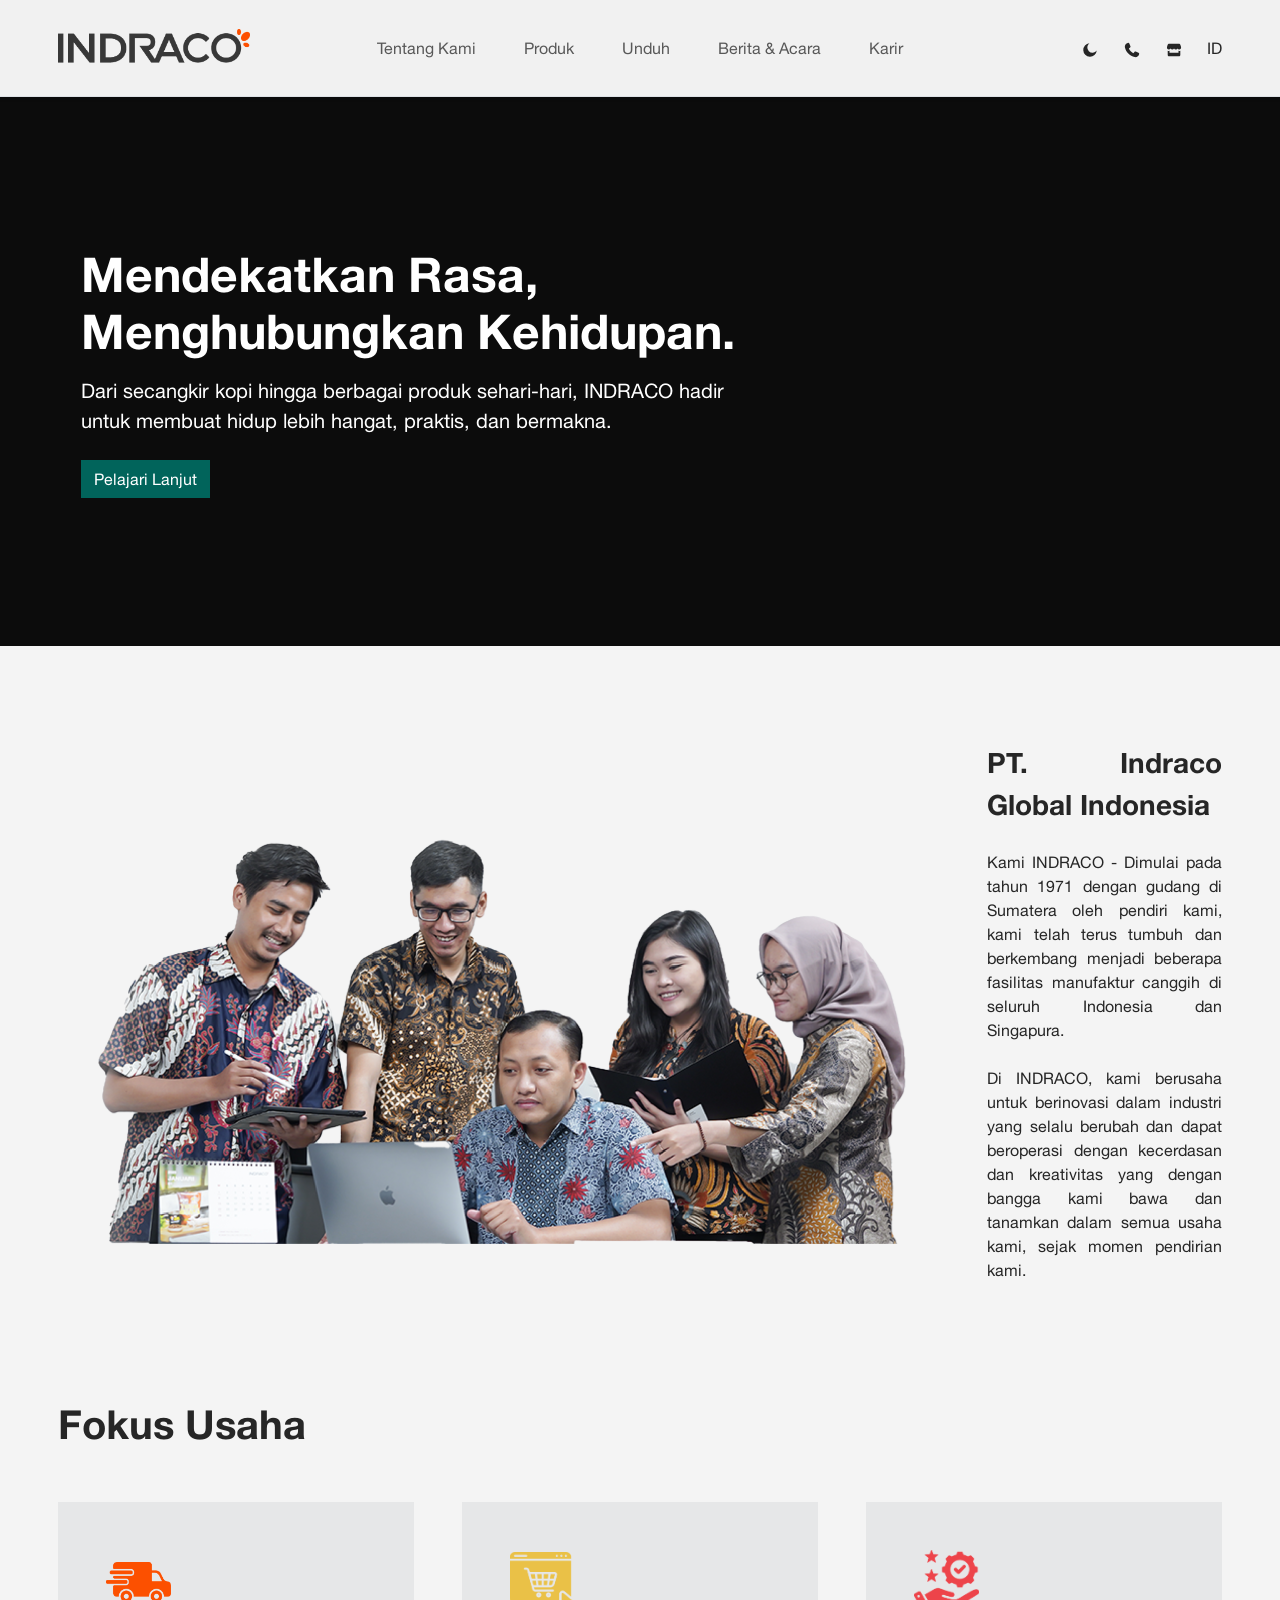
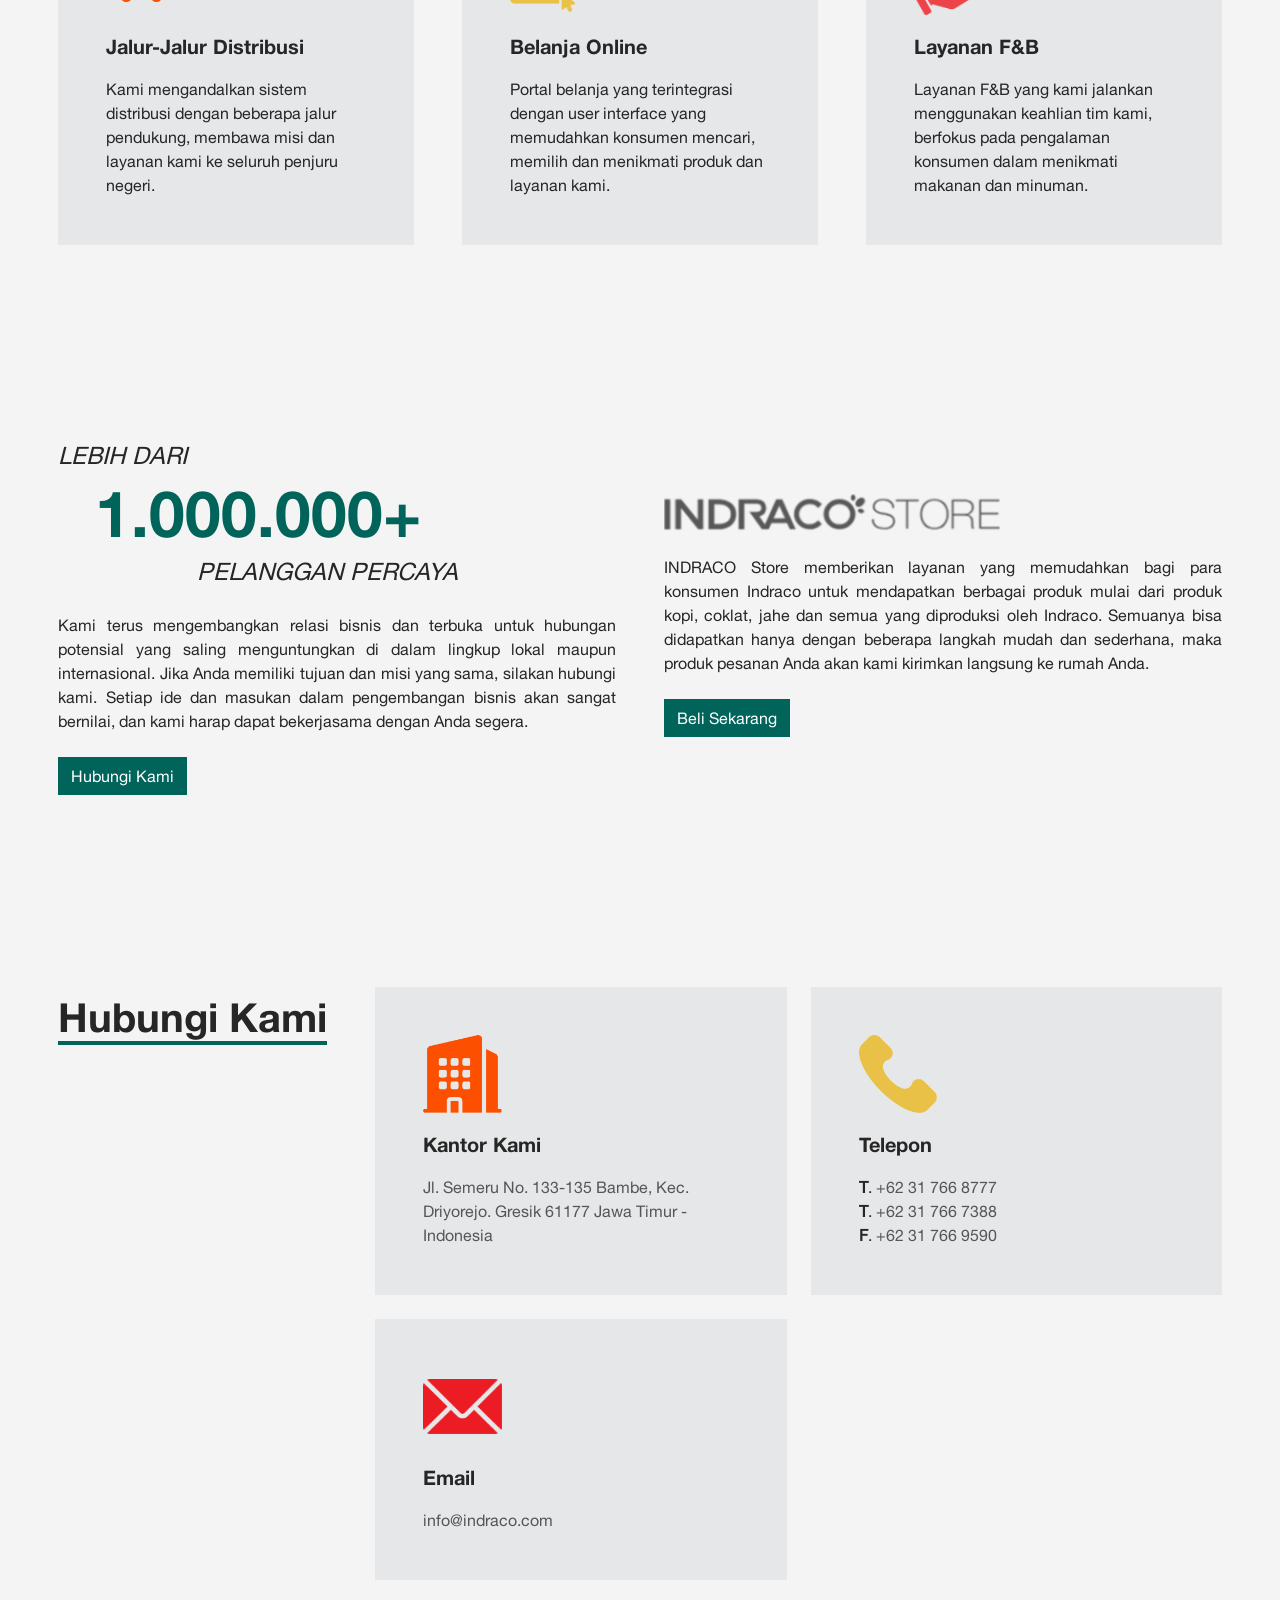
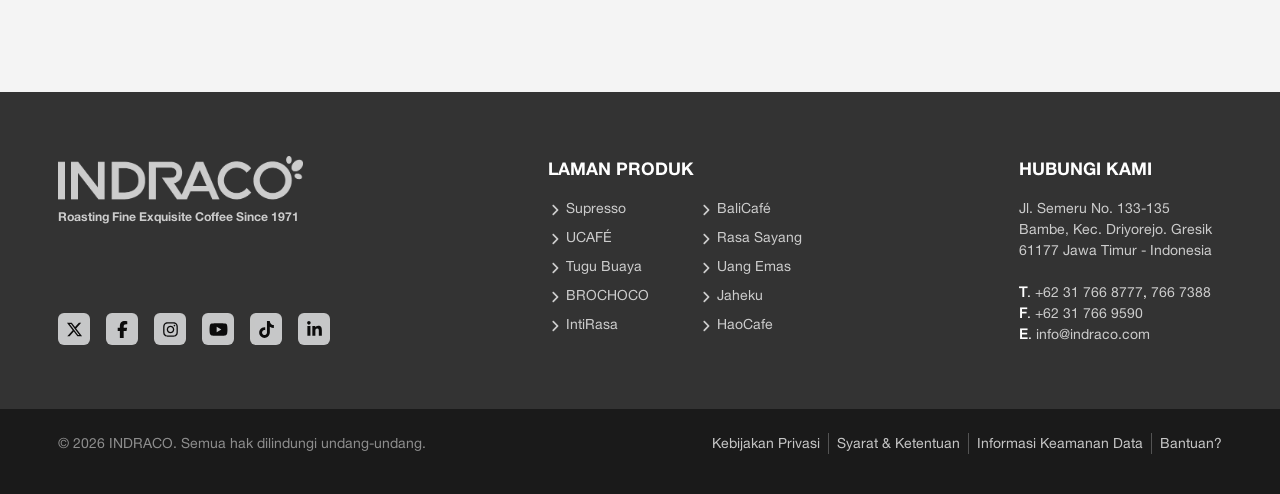
<file: indraco_v2/index.html>
<!DOCTYPE html>
<html lang="en">
<head>
   <script src="partials/head.js"></script>   
   <title>INDRACO &bull; Roasting Fine Exquisite Coffee Since 1971</title>
   <!-- <style>* {outline: solid 1px green;}</style> -->
   <style>
      .hero-banner {aspect-ratio: 3/5;}

      .videotron {
         width: auto;
         height: 135%;
      }

      @media (min-width: 648px) {
         .hero-banner {aspect-ratio: 4/3;}
      }

      @media (min-width: 992px) {
         .hero-banner {aspect-ratio: 21/9;}

         .videotron {
            width: 110%;
            height: auto;
         }
      }
   </style>
</head>
<body>
   <header class="sticky-top">
      <script src="partials/navbar.js"></script>
   </header>
   <script src="partials/offcanvas-mobile.js"></script>
   <main>
      <section class="hero-banner position-relative overflow-hidden bg-secondary">
         <div class="videotron position-absolute top-50 start-50 translate-middle" style="aspect-ratio: 16/9;">
            <div class="ratio ratio-16x9 overflow-hidden pointer-event-none">
               <iframe class="position-absolute top-50 start-50 translate-middle w-100 h-100" src="https://www.youtube.com/embed/ePqLLciPHKg?autoplay=1&amp;mute=1&amp;loop=1&amp;playlist=ePqLLciPHKg&amp;controls=0&amp;modestbranding=1&amp;rel=0&amp;playsinline=1" frameborder="0" allow="autoplay; fullscreen" allowfullscreen=""></iframe>
            </div>
         </div>
         <div class="z-1 video-overlay position-absolute bg-black pointer-event-none opacity-75 inset-0"></div>
         <div class="banner-caption z-2 position-absolute top-0 start-0 w-100 h-100 d-flex align-items-center p-4">
            <div class="container">
               <div class="text-white" style="max-width: 660px;">
                  <p class="display-5 fw-bold">Mendekatkan Rasa, Menghubungkan Kehidupan.</p>
                  <p class="lead mb-4">Dari secangkir kopi hingga berbagai produk sehari-hari, INDRACO hadir untuk membuat hidup lebih hangat, praktis, dan bermakna.</p>
                  <a href="#" class="btn btn-primary rounded-0">Pelajari Lanjut</a>
               </div>
            </div>
         </div>
      </section>
      
      <section class="py-5">
         <div class="container py-lg-5">
            <div class="d-flex flex-column flex-lg-row align-items-lg-center gap-5">
               <img src="img/our-team.png" alt="" loading="lazy" class="w-100 img-fluid">
               <p class="text-justify">
                  <strong class="fs-3 fw-bold">PT. Indraco Global Indonesia</strong>
                  <br><br>
                  Kami INDRACO - Dimulai pada tahun 1971 dengan gudang di Sumatera oleh pendiri kami, kami telah terus tumbuh dan berkembang menjadi beberapa fasilitas manufaktur canggih di seluruh Indonesia dan Singapura.
                  <br><br>
                   Di INDRACO, kami berusaha untuk berinovasi dalam industri yang selalu berubah dan dapat beroperasi dengan kecerdasan dan kreativitas yang dengan bangga kami bawa dan tanamkan dalam semua usaha kami, sejak momen pendirian kami. 
               </p>
            </div>
         </div>
      </sectionxl
      <section class="py-5">
         <div class="container py-lg-5">
            <p class="fs-1 fw-bold text-capitalize text-center text-lg-start mb-4 mb-xl-5">fokus usaha</p>
            <div class="d-grid gap-3 gap-md-4 gap-xl-5" style="grid-template-columns: repeat(auto-fit, minmax(280px, 1fr));">
               <div class="card rounded-0 bg-body-tertiary border-0 p-5 h-100">
                  <div class="ratio ratio-1x1 w-25">
                     <img src="img/landing-icon-distribution.png" alt="" loading="lazy" class="object-fit-contain">
                  </div>
                  <p class="fs-5 card-title fw-bold text-capitalize my-3">jalur-jalur distribusi</p>
                  <p class="card-text">
                     Kami mengandalkan sistem distribusi dengan beberapa jalur pendukung, membawa misi dan layanan kami ke seluruh penjuru negeri.
                  </p>
               </div>
               <div class="card rounded-0 bg-body-tertiary border-0 p-5 h-100">
                  <div class="ratio ratio-1x1 w-25">
                     <img src="img/landing-icon-market.png" alt="" loading="lazy" class="object-fit-contain">
                  </div>
                  <p class="fs-5 card-title fw-bold text-capitalize my-3">belanja online</p>
                  <p class="card-text">
                     Portal belanja yang terintegrasi dengan user interface yang memudahkan konsumen mencari, memilih dan menikmati produk dan layanan kami. 
                  </p>
               </div>
               <div class="card rounded-0 bg-body-tertiary border-0 p-5 h-100">
                  <div class="ratio ratio-1x1 w-25">
                     <img src="img/landing-icon-F&B.png" alt="" loading="lazy" class="object-fit-contain">
                  </div>
                  <p class="fs-5 card-title fw-bold text-capitalize my-3">layanan F&B</p>
                  <p class="card-text">
                     Layanan F&B yang kami jalankan menggunakan keahlian tim kami, berfokus pada pengalaman konsumen dalam menikmati makanan dan minuman.
                  </p>
               </div>
            </div>
         </div>
      </section>

      <section class="py-5">
         <div class="container py-lg-5">
            <div class="d-flex flex-column flex-lg-row gap-5 align-items-lg-center">
               <div class="w-lg-50">
                  <div class="mb-4" style="max-width: 25em;">
                     <p class="fs-4 text-uppercase mb-2"><i>lebih dari</i></p>
                     <p class="text-primary text-center fw-bold mb-2 lh-1" style="font-size: 4em;">1.000.000+</p>
                     <p class="fs-4 text-uppercase text-end mb-0"><i>pelanggan percaya</i></p>
                  </div>
                  <p class="text-justify mb-4">
                     Kami terus mengembangkan relasi bisnis dan terbuka untuk hubungan potensial yang saling menguntungkan di dalam lingkup lokal maupun internasional. Jika Anda memiliki tujuan dan misi yang sama, silakan hubungi kami. Setiap ide dan masukan dalam pengembangan bisnis akan sangat bernilai, dan kami harap dapat bekerjasama dengan Anda segera. 
                  </p>
                  <a href="#" class="btn btn-primary rounded-0 text-capitalize">hubungi kami</a>
               </div>
               <div class="w-lg-50">
                  <div class="mb-4" style="max-width: 21em;">
                     <img src="img/logo-indracostore-invert.png" data-light="img/logo-indracostore.png" data-dark="img/logo-indracostore-invert.png" alt="INDRACOSTORE Logo" class="w-100 img-fluid theme-image">
                  </div>
                  <p class="text-justify mb-4">
                     INDRACO Store memberikan layanan yang memudahkan bagi para konsumen Indraco untuk mendapatkan berbagai produk mulai dari produk kopi, coklat, jahe dan semua yang diproduksi oleh Indraco. Semuanya bisa didapatkan hanya dengan beberapa langkah mudah dan sederhana, maka produk pesanan Anda akan kami kirimkan langsung ke rumah Anda. 
                  </p>
                  <a href="#" class="btn btn-primary rounded-0 text-capitalize">beli sekarang</a>
               </div>
            </div>
         </div>
      </section>

      <section class="py-5">
         <div class="container py-lg-5 d-lg-flex gap-lg-5">
            <p class="fs-1 fw-bold text-center text-lg-start text-capitalize mb-5 text-xl-nowrap flex-lg-grow-0">
               <span class="border-bottom border-4 border-primary">hubungi kami</span>
            </p>
            <address class="d-grid gap-3 gap-md-4 flex-lg-grow-1" style="grid-template-columns: repeat(auto-fit, minmax(280px, 1fr));">
               <div class="card rounded-0 bg-body-tertiary border-0 p-5 h-100">
                  <div class="ratio ratio-1x1 w-25">
                     <img src="img/landing-icon-office.png" alt="" loading="lazy" class="object-fit-contain">
                  </div>
                  <p class="fs-5 card-title fw-bold text-capitalize my-3">kantor kami</p>
                  <p class="card-text">
                     <a href="https://maps.app.goo.gl/QFxLopT45ZBAvngk6" target="_blank" class="link-hover-underline">
                        Jl. Semeru No. 133-135 Bambe, Kec. Driyorejo. Gresik 61177 Jawa Timur - Indonesia
                     </a>
                  </p>
               </div>
               <div class="card rounded-0 bg-body-tertiary border-0 p-5 h-100">
                  <div class="ratio ratio-1x1 w-25">
                     <img src="img/landing-icon-phone.png" alt="" loading="lazy" class="object-fit-contain">
                  </div>
                  <p class="fs-5 card-title fw-bold text-capitalize my-3">telepon</p>
                  <p class="card-text">
                     <b>T</b>. <a href="tel:+62317668777" target="_blank" class="link-hover-underline">+62 31 766 8777</a>
                     <br>
                     <b>T</b>. <a href="tel:+62317667388" target="_blank" class="link-hover-underline">+62 31 766 7388</a>
                     <br>
                     <b>F</b>. <a href="fax:+62317669590" target="_blank" class="link-hover-underline">+62 31 766 9590</a>
                  </p>
               </div>
               <div class="card rounded-0 bg-body-tertiary border-0 p-5 h-100">
                  <div class="ratio ratio-1x1 w-25">
                     <img src="img/landing-icon-email.png" alt="" loading="lazy" class="object-fit-contain">
                  </div>
                  <p class="fs-5 card-title fw-bold text-capitalize my-3">email</p>
                  <p class="card-text">
                     <a href="mailto:info@indraco.com" target="_blank" class="link-hover-underline">info@indraco.com</a>
                  </p>
               </div>
            </address>
         </div>
      </section>
   </main>
   <script src="partials/footer.js"></script>

   <script src="js/frontend.js"></script>
</body>
</html>
</file>
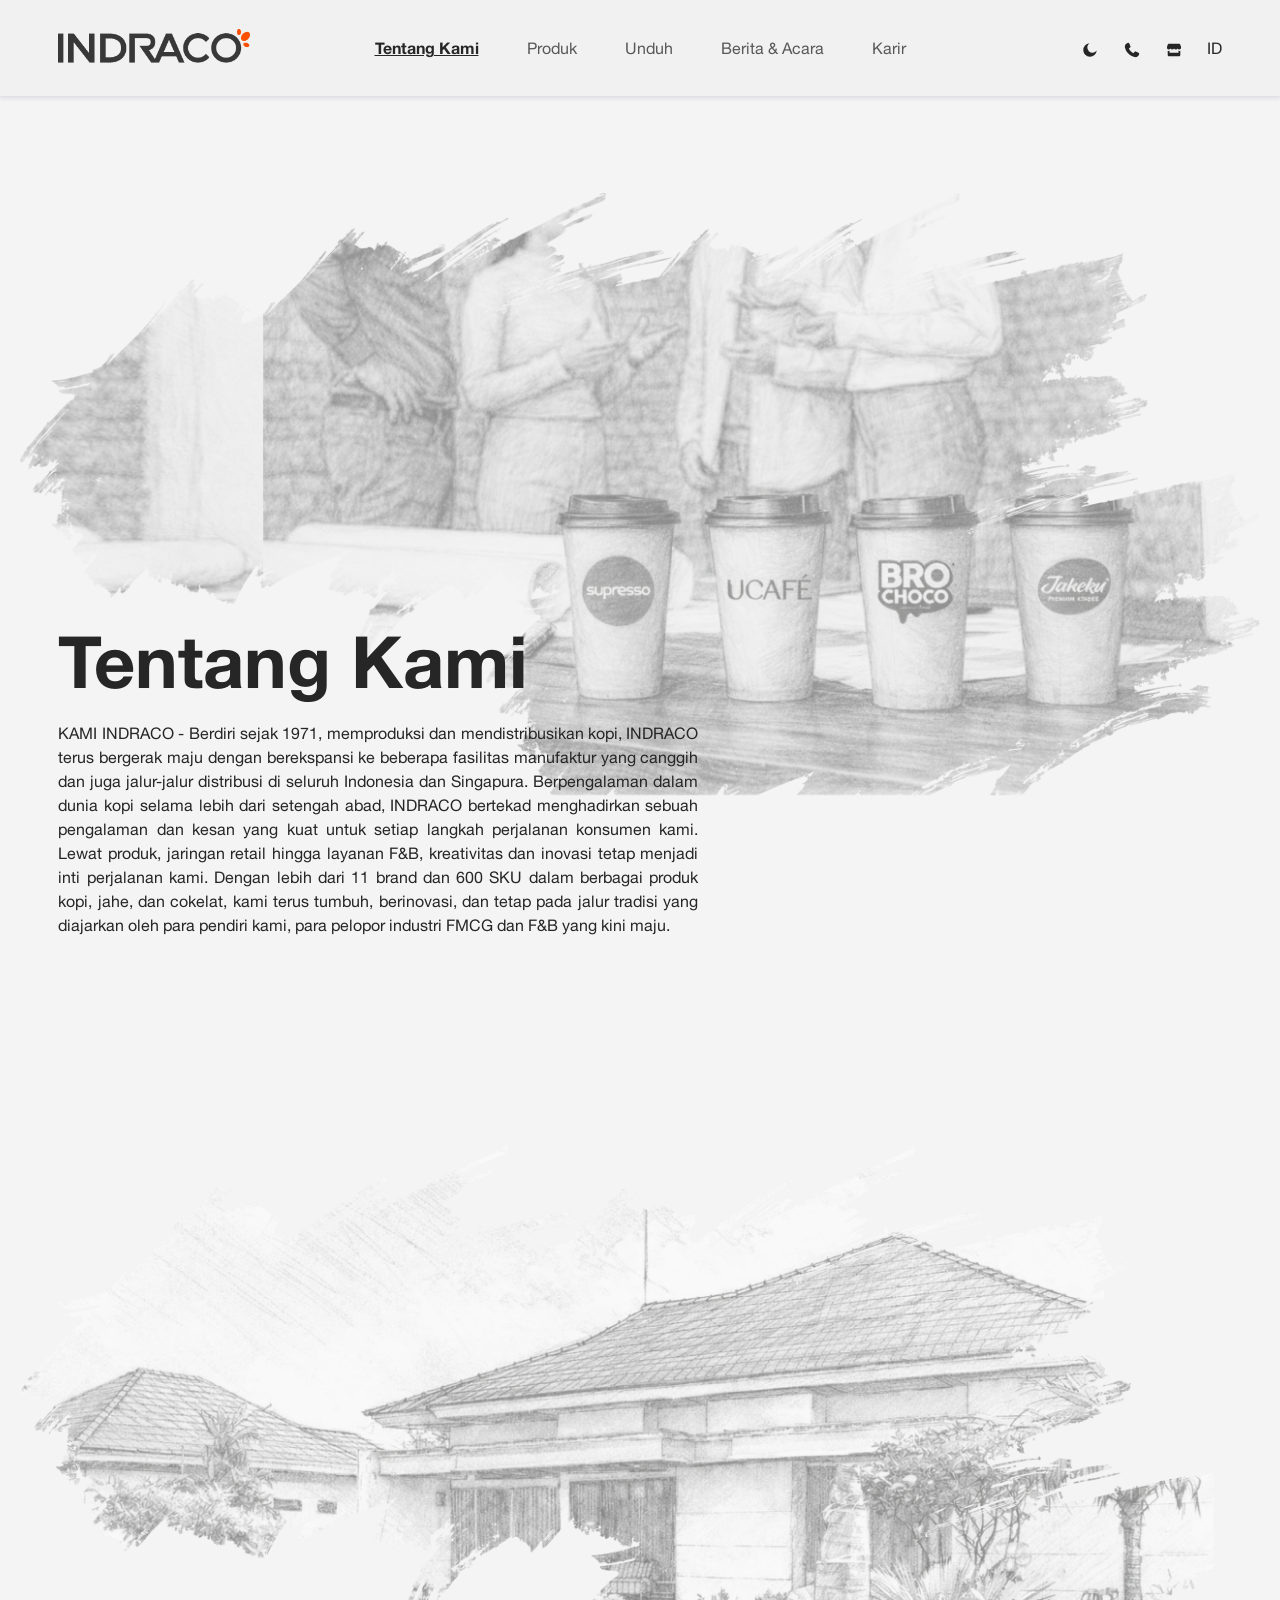
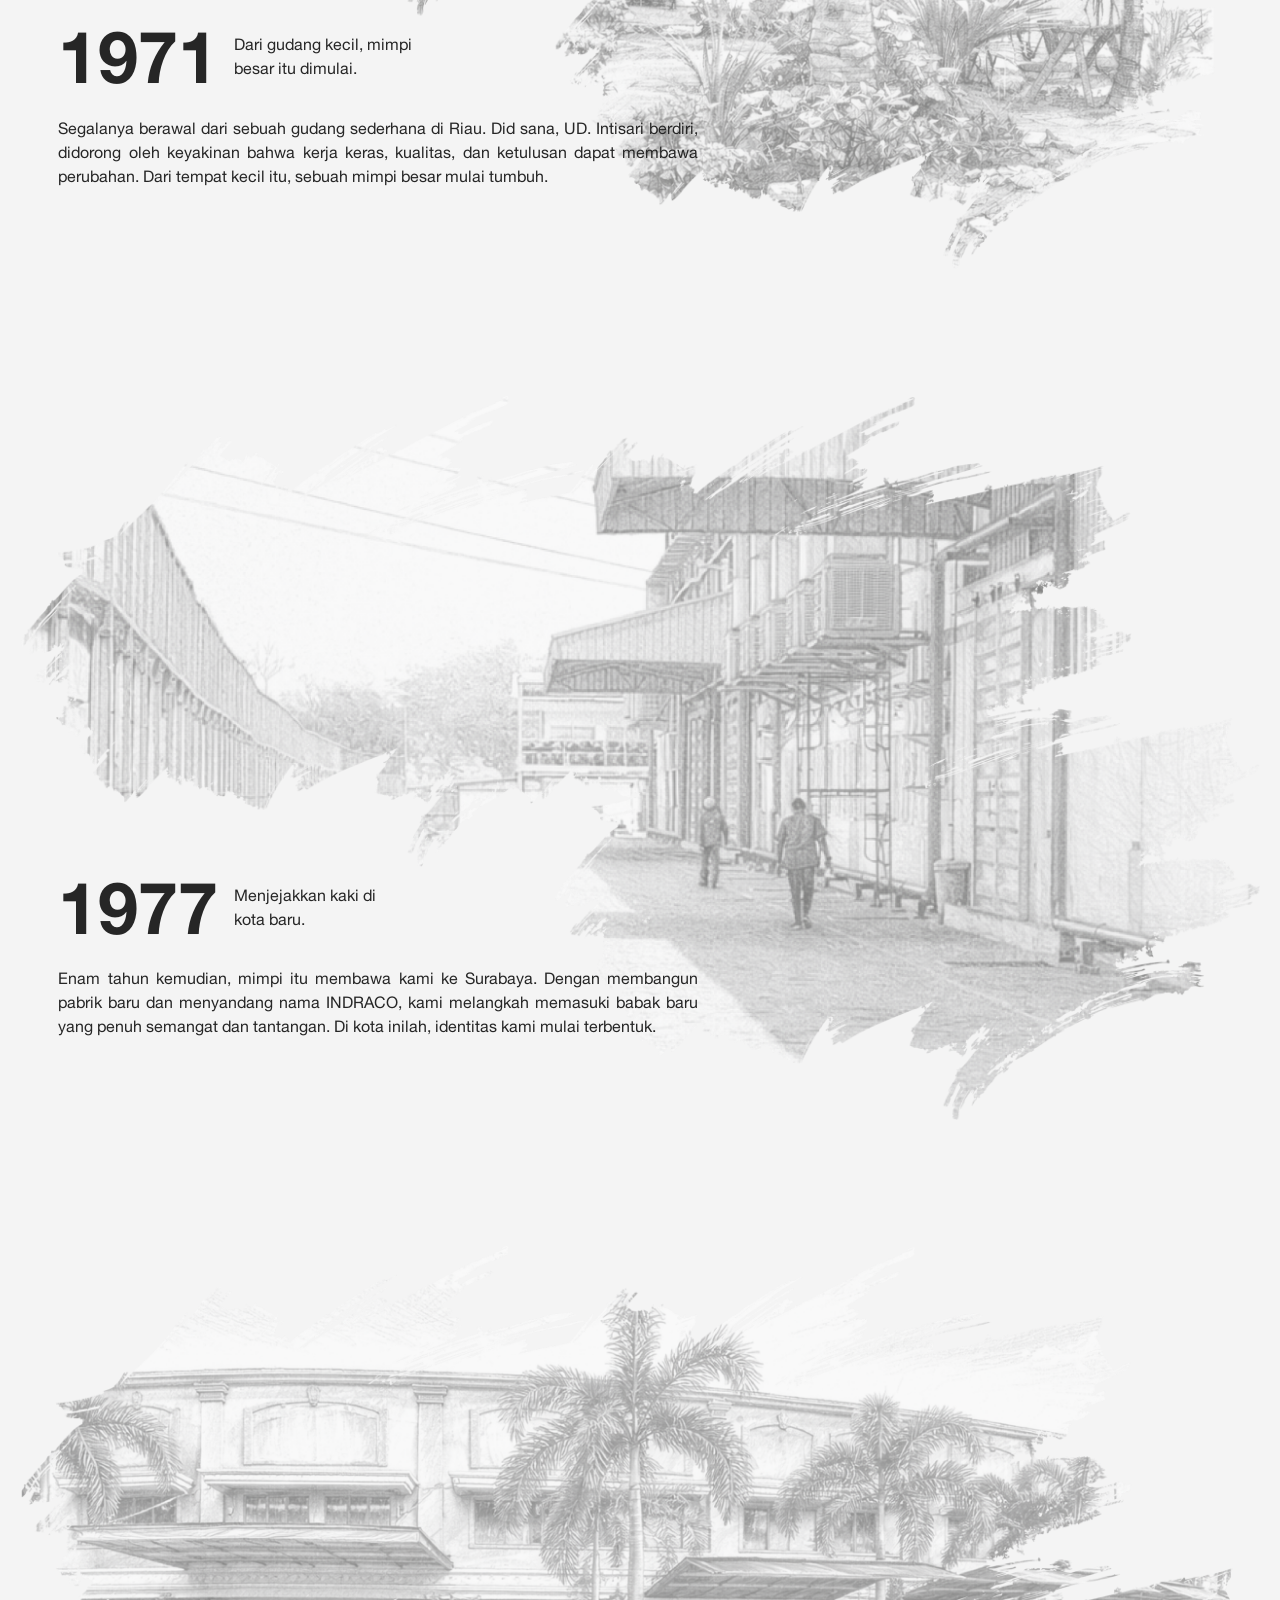
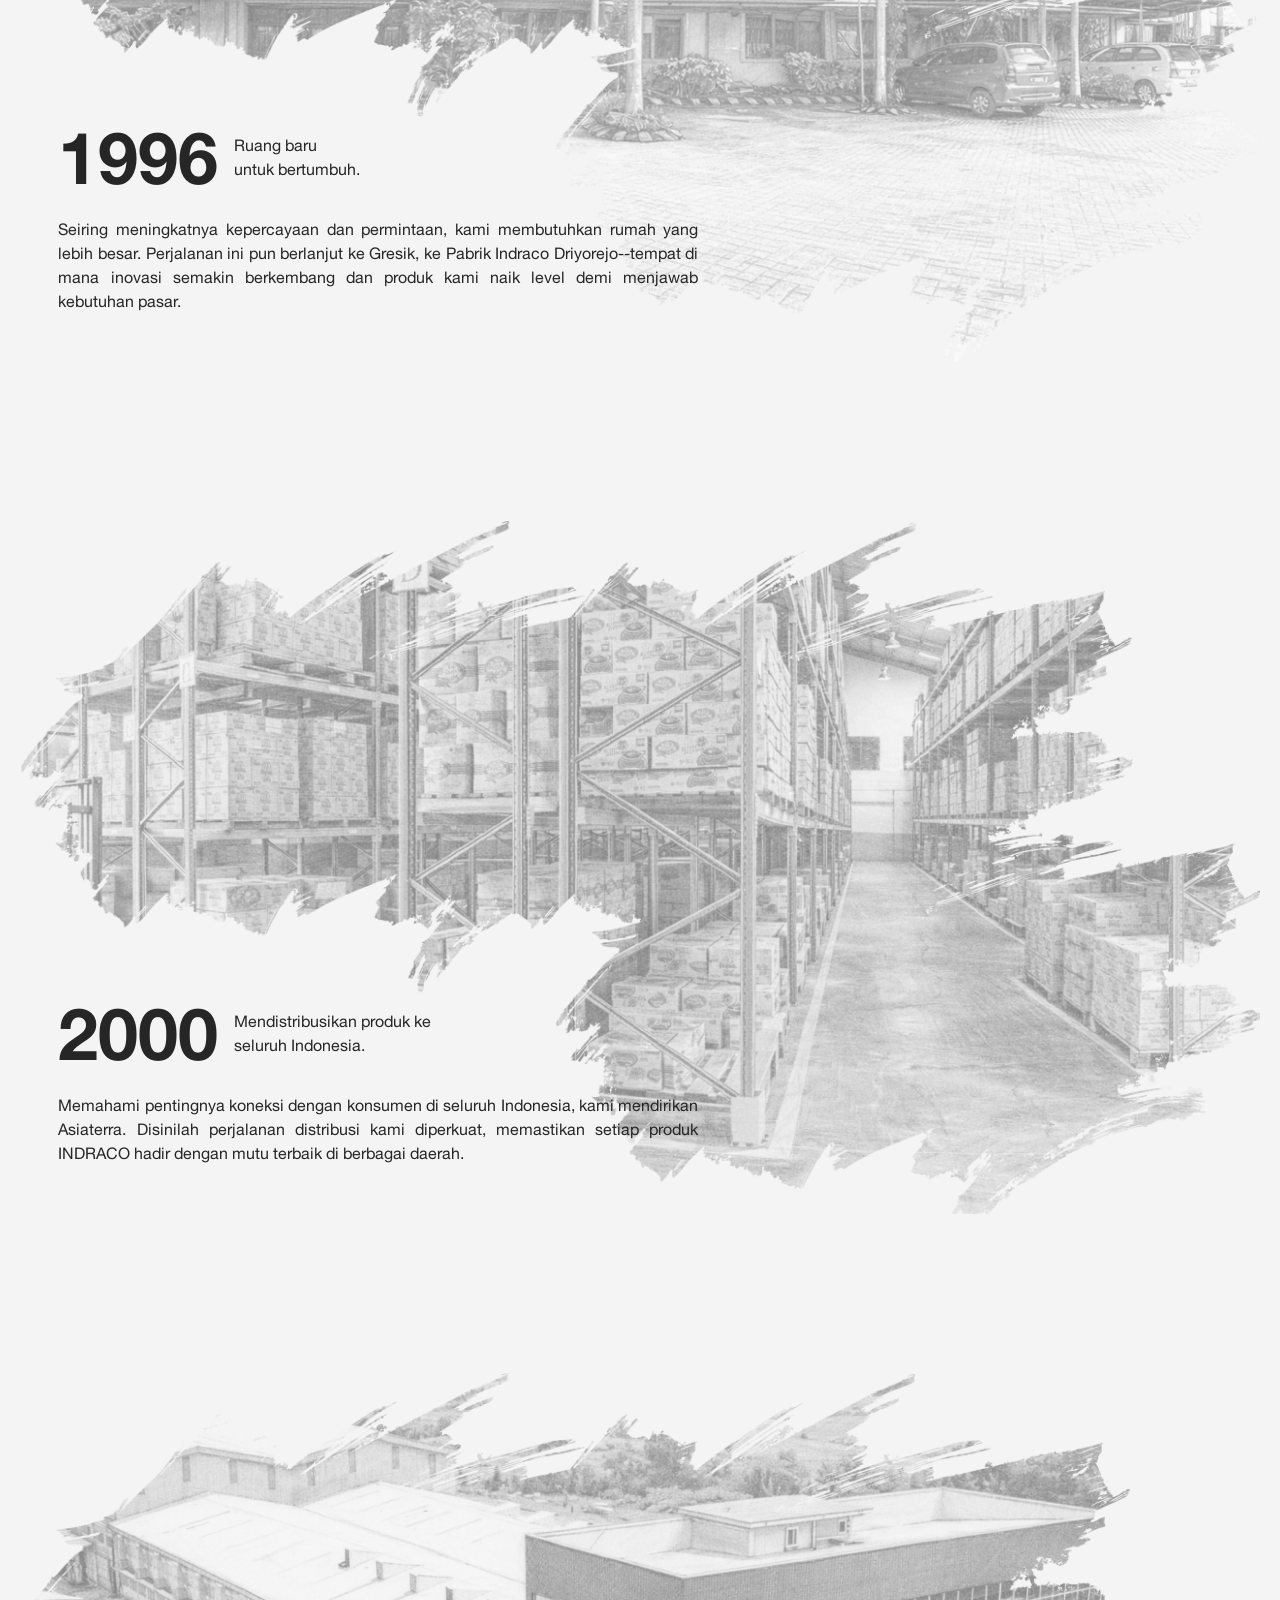
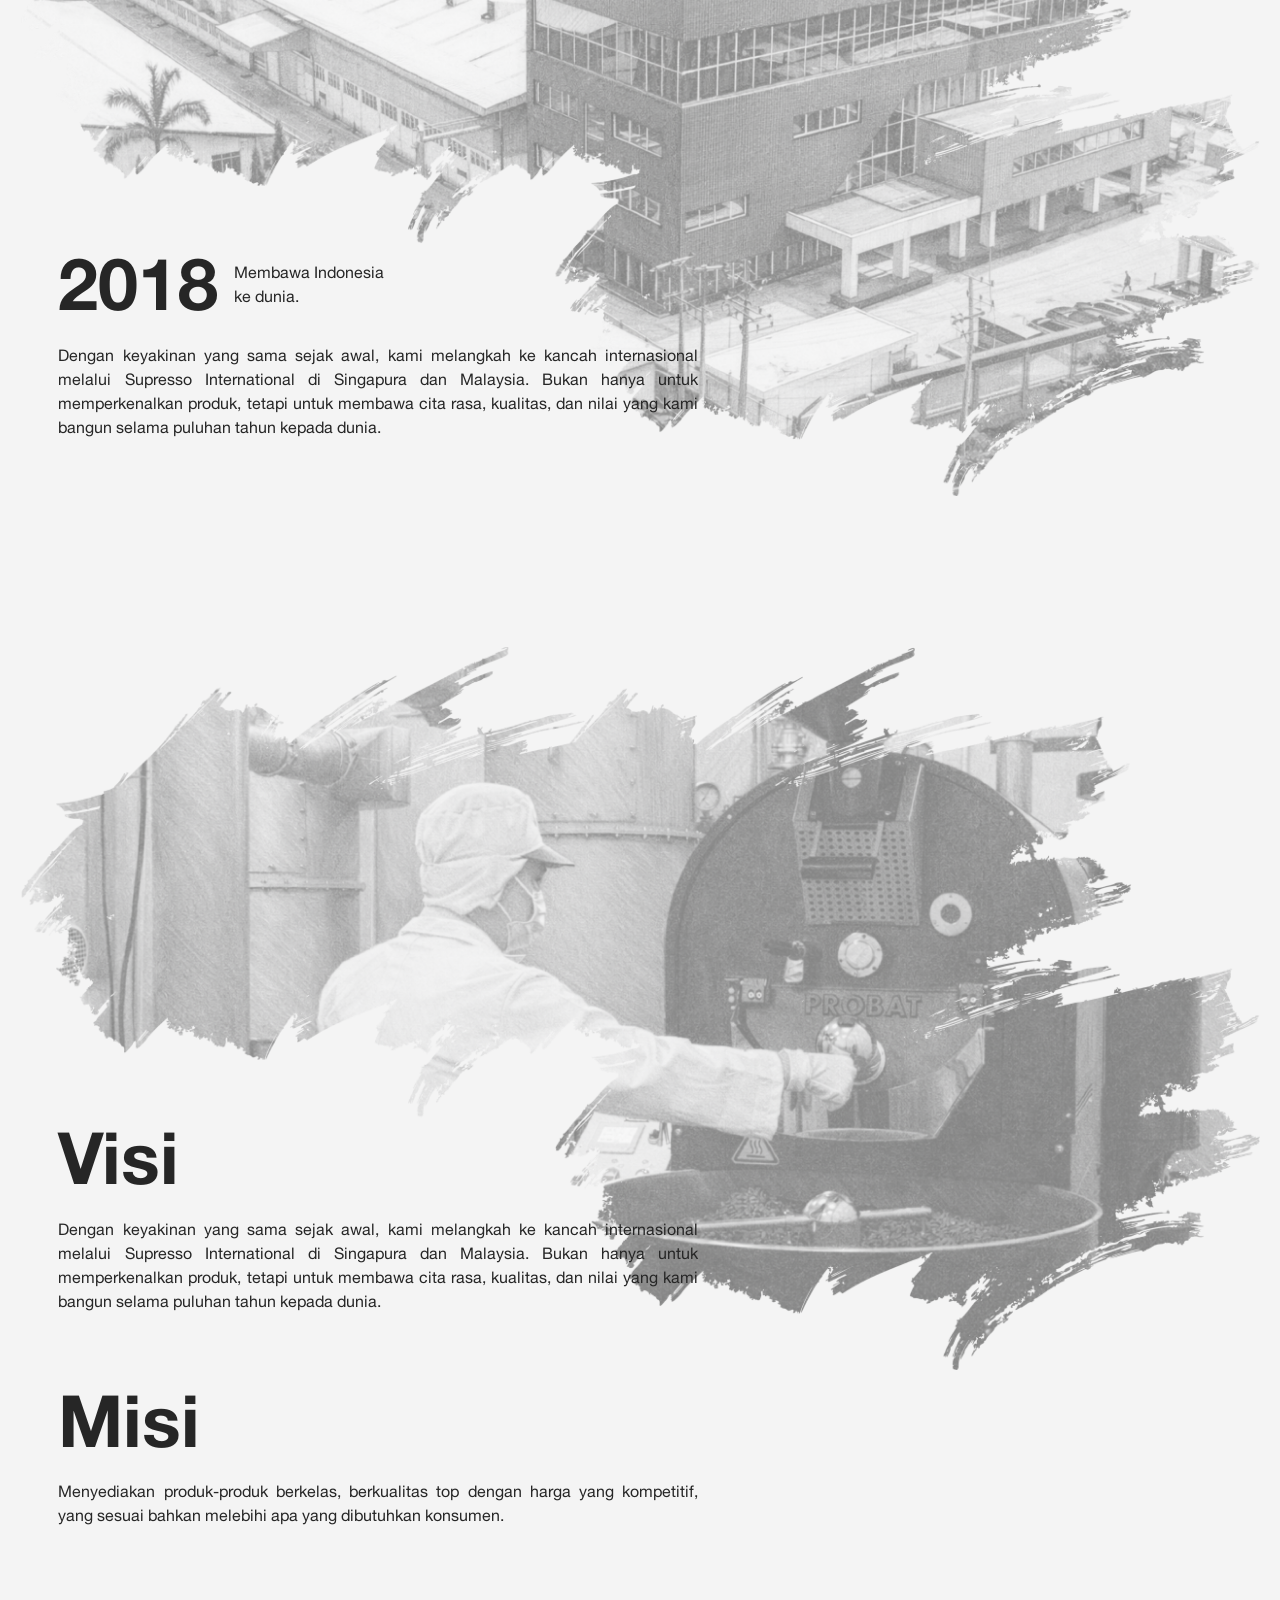
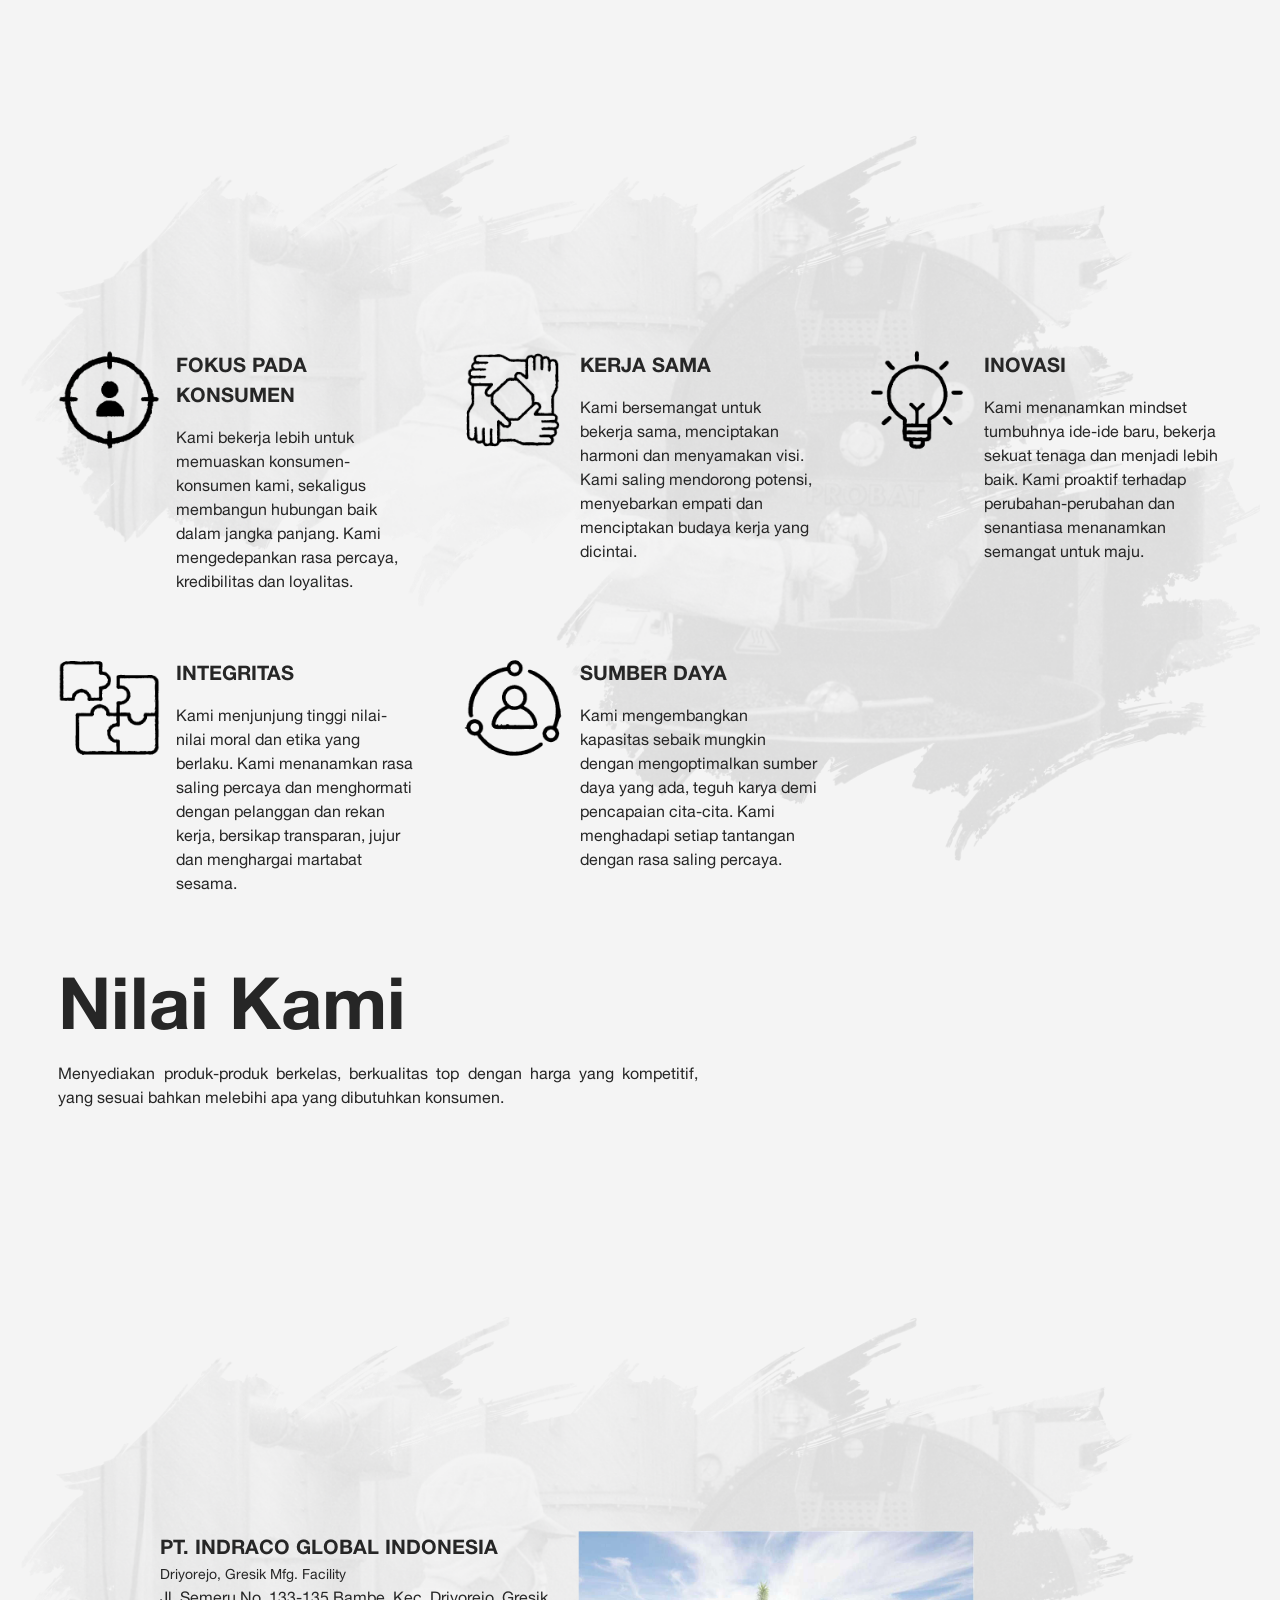
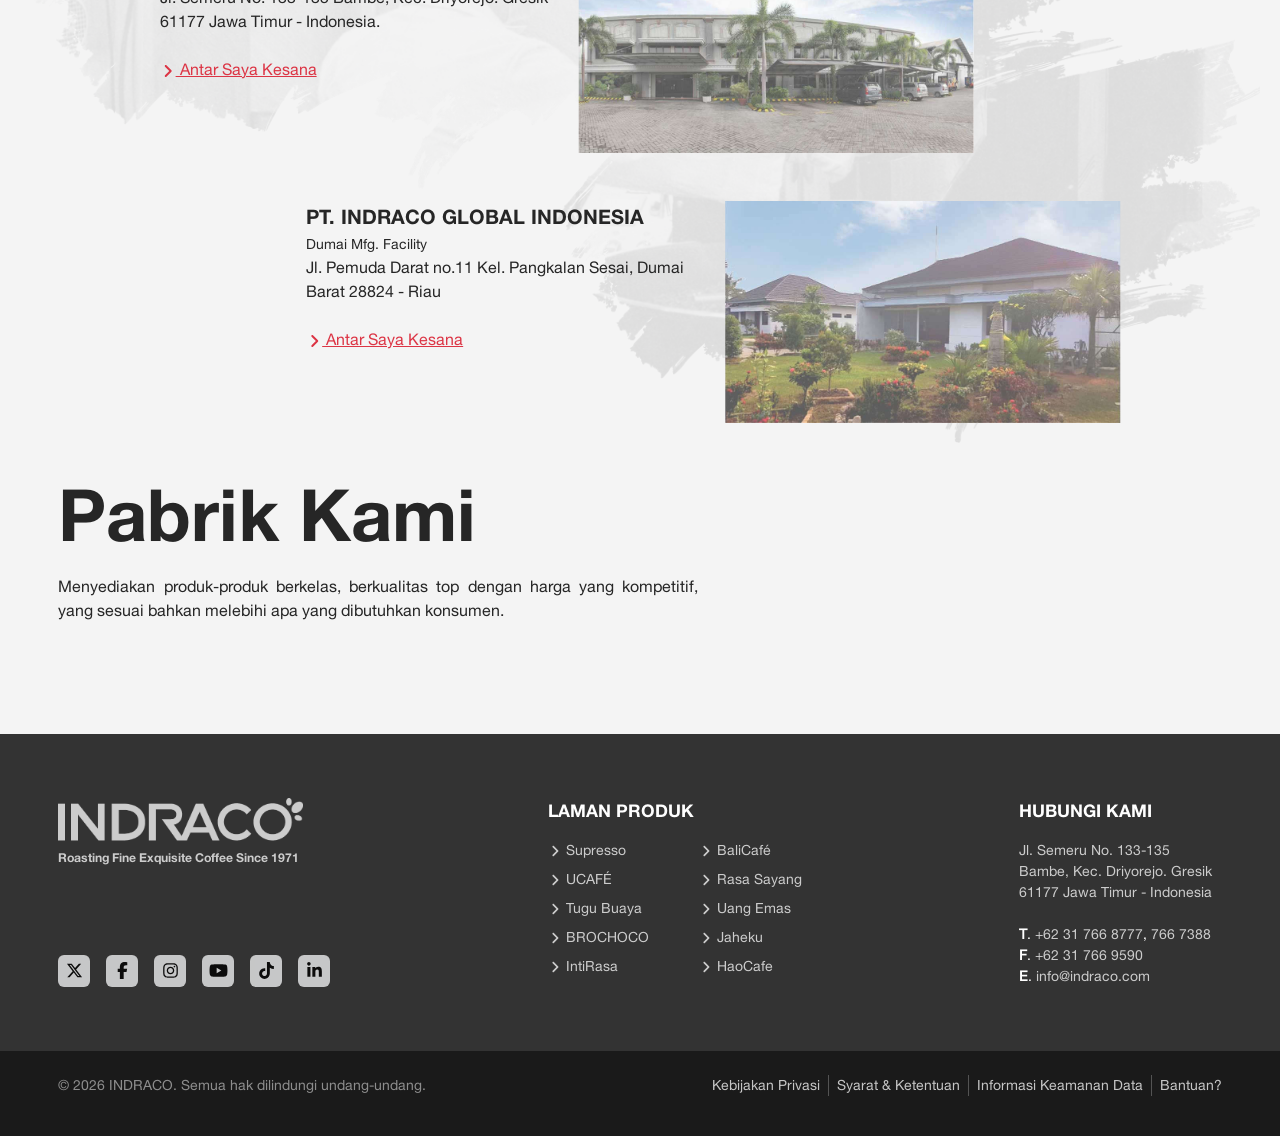
<file: indraco_v2/about (Copy).html>
<!DOCTYPE html>
<html lang="en">
<head>
   <script src="partials/head.js"></script>   
   <title>INDRACO &bull; Tentang Kami</title>
   <!-- <style>* {outline: solid 1px green;}</style> -->
   <style>
      .section-header {margin-bottom: -20%;}
      .section-header>.container-fluid {max-width: 1430px;}
      .caption {max-width: 640px;}

      @media (min-width: 992px) {
         main>section:nth-last-child(-n+1) .section-header,
         main>section:nth-last-child(-n+2) .section-header {
            margin-bottom: -40%;
         }

         main>section:nth-last-child(-n+1) .section-body article:first-of-type {
            transform: translateX(-9%);
         }

         main>section:nth-last-child(-n+1) .section-body article:last-of-type {
            transform: translateX(9%);
         }
      }
   </style>
</head>
<body>
   <header class="sticky-top">
      <script src="partials/navbar.js"></script>
   </header>
   <script src="partials/offcanvas-mobile.js"></script>
   <main>

      <section class="py-5">
         <div class="py-lg-5">
            <div class="section-header">
               <div class="container-fluid">
                  <img src="img/about-us-sketch.png" alt="" loading="lazy" class="w-100 img-fluid">
               </div>
            </div>
            <div class="section-body">
               <div class="container">
                  <div class="caption">
                     <div class="d-flex align-items-center gap-3">
                        <p class="display-2 fw-bold text-capitalize mb-3">tentang kami</p>
                        <p class="text-line-2"></p>
                     </div>
                     <p class="text-justify">
                        KAMI INDRACO - Berdiri sejak 1971, memproduksi dan mendistribusikan kopi, INDRACO terus bergerak maju dengan berekspansi ke beberapa fasilitas manufaktur yang canggih dan juga jalur-jalur distribusi di seluruh Indonesia dan Singapura. Berpengalaman dalam dunia kopi selama lebih dari setengah abad, INDRACO bertekad menghadirkan sebuah pengalaman dan kesan yang kuat untuk setiap langkah perjalanan konsumen kami. Lewat produk, jaringan retail hingga layanan F&B, kreativitas dan inovasi tetap menjadi inti perjalanan kami. Dengan lebih dari 11 brand dan 600 SKU dalam berbagai produk kopi, jahe, dan cokelat, kami terus tumbuh, berinovasi, dan tetap pada jalur tradisi yang diajarkan oleh para pendiri kami, para pelopor industri FMCG dan F&B yang kini maju.
                     </p>
                  </div>
               </div>
            </div>
         </div>
      </section>

      <section class="py-5">
         <div class="py-lg-5">
            <div class="section-header">
               <div class="container-fluid">
                  <img src="img/about-1971-sketch.png" alt="" loading="lazy" class="w-100 img-fluid">
               </div>
            </div>
            <div class="section-body">
               <div class="container">
                  <div class="caption">
                     <div class="d-flex align-items-center gap-3">
                        <p class="display-2 fw-bold text-capitalize mb-3">1971</p>
                        <p class="text-line-2">Dari gudang kecil, mimpi besar itu dimulai.</p>
                     </div>
                     <p class="text-justify">
                        Segalanya berawal dari sebuah gudang sederhana di Riau. Did sana, UD. Intisari berdiri, didorong oleh keyakinan bahwa kerja keras, kualitas, dan ketulusan dapat membawa perubahan. Dari tempat kecil itu, sebuah mimpi besar mulai tumbuh. 
                     </p>
                  </div>
               </div>
            </div>
         </div>
      </section>

      <section class="py-5">
         <div class="py-lg-5">
            <div class="section-header">
               <div class="container-fluid">
                  <img src="img/about-1977-sketch.png" alt="" loading="lazy" class="w-100 img-fluid">
               </div>
            </div>
            <div class="section-body">
               <div class="container">
                  <div class="caption">
                     <div class="d-flex align-items-center gap-3">
                        <p class="display-2 fw-bold text-capitalize mb-3">1977</p>
                        <p class="text-line-2">Menjejakkan kaki di kota baru.</p>
                     </div>
                     <p class="text-justify">
                        Enam tahun kemudian, mimpi itu membawa kami ke Surabaya. Dengan membangun pabrik baru dan menyandang nama INDRACO, kami melangkah memasuki babak baru yang penuh semangat dan tantangan. Di kota inilah, identitas kami mulai terbentuk.
                     </p>
                  </div>
               </div>
            </div>
         </div>
      </section>

      <section class="py-5">
         <div class="py-lg-5">
            <div class="section-header">
               <div class="container-fluid">
                  <img src="img/about-1996-sketch.png" alt="" loading="lazy" class="w-100 img-fluid">
               </div>
            </div>
            <div class="section-body">
               <div class="container">
                  <div class="caption">
                     <div class="d-flex align-items-center gap-3">
                        <p class="display-2 fw-bold text-capitalize mb-3">1996</p>
                        <p class="text-line-2">Ruang baru untuk bertumbuh.</p>
                     </div>
                     <p class="text-justify">
                        Seiring meningkatnya kepercayaan dan permintaan, kami membutuhkan rumah yang lebih besar. Perjalanan ini pun berlanjut ke Gresik, ke Pabrik Indraco Driyorejo--tempat di mana inovasi semakin berkembang dan produk kami naik level demi menjawab kebutuhan pasar. 
                     </p>
                  </div>
               </div>
            </div>
         </div>
      </section>

      <section class="py-5">
         <div class="py-lg-5">
            <div class="section-header">
               <div class="container-fluid">
                  <img src="img/about-2000-sketch.png" alt="" loading="lazy" class="w-100 img-fluid">
               </div>
            </div>
            <div class="section-body">
               <div class="container">
                  <div class="caption">
                     <div class="d-flex align-items-center gap-3">
                        <p class="display-2 fw-bold text-capitalize mb-3">2000</p>
                        <p class="text-line-2">Mendistribusikan produk ke seluruh Indonesia.</p>
                     </div>
                     <p class="text-justify">
                        Memahami pentingnya koneksi dengan konsumen di seluruh Indonesia, kami mendirikan Asiaterra. Disinilah perjalanan distribusi kami diperkuat, memastikan setiap produk INDRACO hadir dengan mutu terbaik di berbagai daerah. 
                     </p>
                  </div>
               </div>
            </div>
         </div>
      </section>

      <section class="py-5">
         <div class="py-lg-5">
            <div class="section-header">
               <div class="container-fluid">
                  <img src="img/about-2018-sketch.png" alt="" loading="lazy" class="w-100 img-fluid">
               </div>
            </div>
            <div class="section-body">
               <div class="container">
                  <div class="caption">
                     <div class="d-flex align-items-center gap-3">
                        <p class="display-2 fw-bold text-capitalize mb-3">2018</p>
                        <p class="text-line-2">Membawa Indonesia ke dunia.</p>
                     </div>
                     <p class="text-justify">
                        Dengan keyakinan yang sama sejak awal, kami melangkah ke kancah internasional melalui Supresso International di Singapura dan Malaysia. Bukan hanya untuk memperkenalkan produk, tetapi untuk membawa cita rasa, kualitas, dan nilai yang kami bangun selama puluhan tahun kepada dunia.
                     </p>
                  </div>
               </div>
            </div>
         </div>
      </section>

      <section class="py-5">
         <div class="py-lg-5">
            <div class="section-header">
               <div class="container-fluid">
                  <img src="img/about-vision-mission-sketch.png" alt="" loading="lazy" class="w-100 img-fluid">
               </div>
            </div>
            <div class="section-body">
               <div class="container d-flex flex-column row-gap-5">
                  <div class="caption">
                     <div class="d-flex align-items-center gap-3">
                        <p class="display-2 fw-bold text-capitalize mb-3">visi</p>
                        <p class="text-line-2"></p>
                     </div>
                     <p class="text-justify">
                        Dengan keyakinan yang sama sejak awal, kami melangkah ke kancah internasional melalui Supresso International di Singapura dan Malaysia. Bukan hanya untuk memperkenalkan produk, tetapi untuk membawa cita rasa, kualitas, dan nilai yang kami bangun selama puluhan tahun kepada dunia. 
                     </p>
                  </div>
                  <div class="caption">
                     <div class="d-flex align-items-center gap-3">
                        <p class="display-2 fw-bold text-capitalize mb-3">misi</p>
                        <p class="text-line-2"></p>
                     </div>
                     <p class="text-justify">
                        Menyediakan produk-produk berkelas, berkualitas top dengan harga yang kompetitif, yang sesuai bahkan melebihi apa yang dibutuhkan konsumen.
                     </p>
                  </div>
               </div>
            </div>
         </div>
      </section>

      <section class="py-5">
         <div class="py-lg-5">
            <div class="section-header">
               <div class="container-fluid">
                  <img src="img/about-factory-sketch.png" alt="" loading="lazy" class="w-100 img-fluid">
               </div>
            </div>
            <div class="section-body">
               <div class="container d-flex flex-column row-gap-5">
                  <div class="caption order-lg-2">
                     <div class="d-flex align-items-center gap-3">
                        <p class="display-2 fw-bold text-capitalize mb-3">nilai kami</p>
                        <p class="text-line-2"></p>
                     </div>
                     <p class="text-justify">
                        Menyediakan produk-produk berkelas, berkualitas top dengan harga yang kompetitif, yang sesuai bahkan melebihi apa yang dibutuhkan konsumen.
                     </p>
                  </div>
                  <div class="d-grid gap-5 order-lg-1" style="grid-template-columns: repeat(auto-fit, minmax(320px, 1fr));">
                     
                     <div class="d-flex gap-3 align-items-start">
                        <div class="w-30 ratio ratio-1x1">
                           <img src="img/about-customer-focus.png" data-light="img/about-customer-focus.png" data-dark="img/about-customer-focus-invert.png" alt="INDRACO Logo" class="theme-image">
                        </div>
                        <div class="w-70">
                           <p class="fs-5 fw-bold text-uppercase">fokus pada konsumen</p>
                           <p>
                              Kami bekerja lebih untuk memuaskan konsumen-konsumen kami, sekaligus membangun hubungan baik dalam jangka panjang. Kami mengedepankan rasa percaya, kredibilitas dan loyalitas. 
                           </p>
                        </div>
                     </div>
                     
                     <div class="d-flex gap-3 align-items-start">
                        <div class="w-30 ratio ratio-1x1">
                           <img src="img/about-teamwork.png" data-light="img/about-teamwork.png" data-dark="img/about-teamwork-invert.png" alt="INDRACO Logo" class="theme-image">
                        </div>
                        <div class="w-70">
                           <p class="fs-5 fw-bold text-uppercase">kerja sama</p>
                           <p>
                              Kami bersemangat untuk bekerja sama, menciptakan harmoni dan menyamakan visi. Kami saling mendorong potensi, menyebarkan empati dan menciptakan budaya kerja yang dicintai.
                           </p>
                        </div>
                     </div>
                     
                     <div class="d-flex gap-3 align-items-start">
                        <div class="w-30 ratio ratio-1x1">
                           <img src="img/about-innovation.png" data-light="img/about-innovation.png" data-dark="img/about-innovation-invert.png" alt="INDRACO Logo" class="theme-image">
                        </div>
                        <div class="w-70">
                           <p class="fs-5 fw-bold text-uppercase">inovasi</p>
                           <p>
                              Kami menanamkan mindset tumbuhnya ide-ide baru, bekerja sekuat tenaga dan menjadi lebih baik. Kami proaktif terhadap perubahan-perubahan dan senantiasa menanamkan semangat untuk maju. 
                           </p>
                        </div>
                     </div>
                     
                     <div class="d-flex gap-3 align-items-start">
                        <div class="w-30 ratio ratio-1x1">
                           <img src="img/about-integrity.png" data-light="img/about-integrity.png" data-dark="img/about-integrity-invert.png" alt="INDRACO Logo" class="theme-image">
                        </div>
                        <div class="w-70">
                           <p class="fs-5 fw-bold text-uppercase">integritas</p>
                           <p>
                              Kami menjunjung tinggi nilai-nilai moral dan etika yang berlaku. Kami menanamkan rasa saling percaya dan menghormati dengan pelanggan dan rekan kerja, bersikap transparan, jujur dan menghargai martabat sesama.
                           </p>
                        </div>
                     </div>
                     
                     <div class="d-flex gap-3 align-items-start">
                        <div class="w-30 ratio ratio-1x1">
                           <img src="img/about-resources.png" data-light="img/about-resources.png" data-dark="img/about-resources-invert.png" alt="INDRACO Logo" class="theme-image">
                        </div>
                        <div class="w-70">
                           <p class="fs-5 fw-bold text-uppercase">sumber daya</p>
                           <p>
                              Kami mengembangkan kapasitas sebaik mungkin dengan mengoptimalkan sumber daya yang ada, teguh karya demi pencapaian cita-cita. Kami menghadapi setiap tantangan dengan rasa saling percaya. 
                           </p>
                        </div>
                     </div>

                  </div>
               </div>
            </div>
         </div>
      </section>

      <section class="py-5">
         <div class="py-lg-5">
            <div class="section-header">
               <div class="container-fluid">
                  <img src="img/about-factory-sketch.png" alt="" loading="lazy" class="w-100 img-fluid">
               </div>
            </div>
            <div class="section-body">
               <div class="container d-flex flex-column row-gap-5">
                  <div class="caption order-lg-2">
                     <div class="d-flex align-items-center gap-3">
                        <p class="display-2 fw-bold text-capitalize mb-3">pabrik kami</p>
                        <p class="text-line-2"></p>
                     </div>
                     <p class="text-justify">
                        Menyediakan produk-produk berkelas, berkualitas top dengan harga yang kompetitif, yang sesuai bahkan melebihi apa yang dibutuhkan konsumen.
                     </p>
                  </div>
                  <div class="d-flex flex-column row-gap-5 order-lg-1 w-lg-80 w-xl-70 mx-lg-auto">
                     <article class="d-flex flex-column gap-3 flex-md-row gap-xl-4 gap-xxl-5">
                        <div class="ratio ratio-16x9 w-md-50 order-lg-2">
                           <img src="img/factory-bambe.jpg" alt="" loading="lazy" class="object-fit-contain">
                        </div>
                        <div class="w-md-50 order-lg-1">
                           <p>
                              <strong class="fs-5 fw-bold text-uppercase">PT. Indraco Global Indonesia</strong>
                              <br>
                              <small>Driyorejo, Gresik Mfg. Facility</small>
                              <br>
                              Jl. Semeru No. 133-135 Bambe, Kec. Driyorejo. Gresik 61177 Jawa Timur - Indonesia.
                              <br><br>
                              <a href="#" class="text-danger text-decoration-underline text-capitalize">
                                 <svg xmlns="http://www.w3.org/2000/svg" viewBox="0 0 320 512" width="1em" height="1em"><path fill="currentColor" d="M278.6 233.4c12.5 12.5 12.5 32.8 0 45.3l-160 160c-12.5 12.5-32.8 12.5-45.3 0s-12.5-32.8 0-45.3L210.7 256 73.4 118.6c-12.5-12.5-12.5-32.8 0-45.3s32.8-12.5 45.3 0l160 160z"/></svg>
                                 antar saya kesana
                              </a>
                           </p>
                        </div>
                     </article>
                     <article class="d-flex flex-column gap-3 flex-md-row gap-xl-4 gap-xxl-5">
                        <div class="ratio ratio-16x9 w-md-50 order-lg-2">
                           <img src="img/factory-dumai.jpg" alt="" loading="lazy" class="object-fit-contain">
                        </div>
                        <div class="w-md-50 order-lg-1">
                           <p>
                              <strong class="fs-5 fw-bold text-uppercase">PT. Indraco Global Indonesia</strong>
                              <br>
                              <small>Dumai Mfg. Facility</small>
                              <br>
                              Jl. Pemuda Darat no.11 Kel. Pangkalan Sesai, Dumai Barat 28824 - Riau
                              <br><br>
                              <a href="#" class="text-danger text-decoration-underline text-capitalize">
                                 <svg xmlns="http://www.w3.org/2000/svg" viewBox="0 0 320 512" width="1em" height="1em"><path fill="currentColor" d="M278.6 233.4c12.5 12.5 12.5 32.8 0 45.3l-160 160c-12.5 12.5-32.8 12.5-45.3 0s-12.5-32.8 0-45.3L210.7 256 73.4 118.6c-12.5-12.5-12.5-32.8 0-45.3s32.8-12.5 45.3 0l160 160z"/></svg>
                                 antar saya kesana
                              </a>
                           </p>
                        </div>
                     </article>
                  </div>
               </div>
            </div>
         </div>
      </section>

   </main>
   <script src="partials/footer.js"></script>
   <script src="js/frontend.js"></script>
   <script src="js/gsap.min.js"></script>
   <script src="js/ScrollTrigger.min.js"></script>
   <script>
      $(document).ready(function () {
         $('nav[aria-label="primary navigation (mobile)"]>ul>li:nth-child(1)>a, nav[aria-label="primary navigation (mobile)"]>ul>li:nth-of-type(1)>a, nav[aria-label="primary navigation (desktop)"]>ul>li:nth-child(1)>a, nav[aria-label="primary navigation (desktop)"]>ul>li:nth-of-type(1)>a').addClass('active');
      });
   </script>
</body>
</html>
</file>
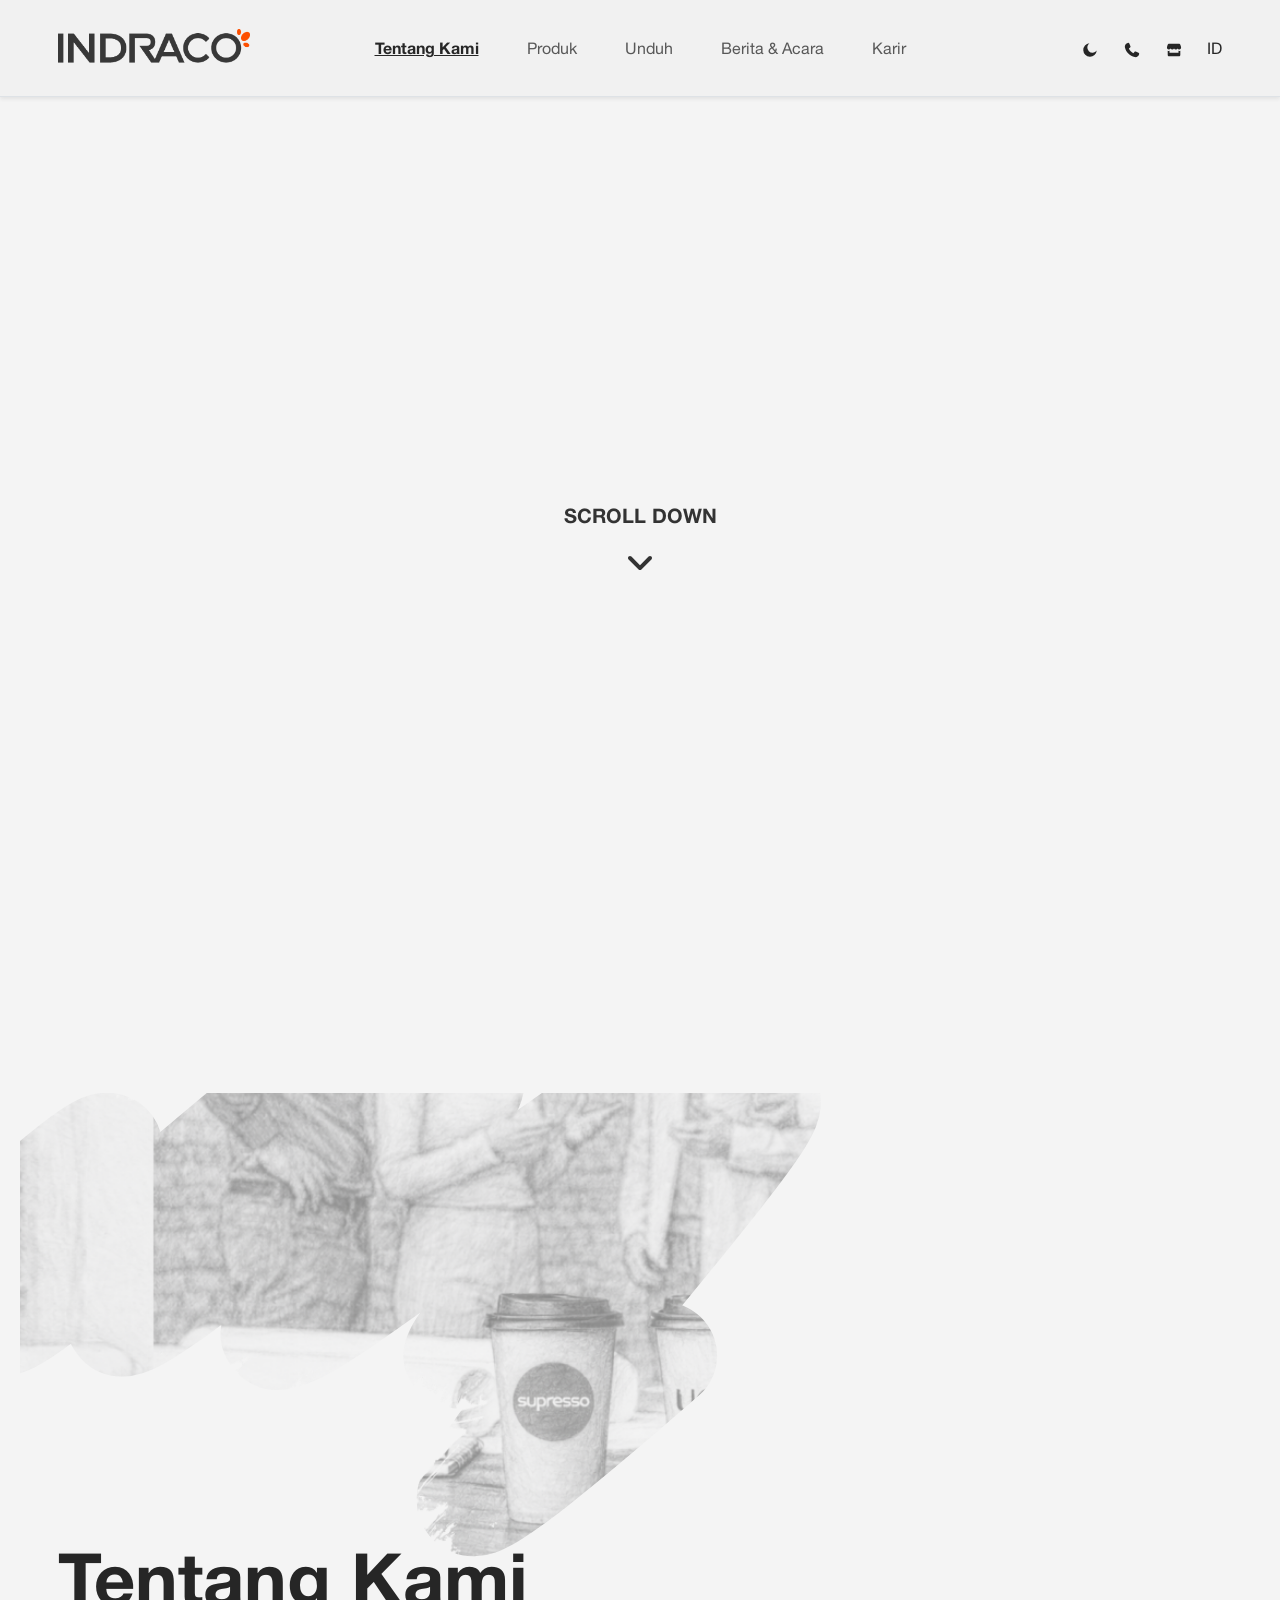
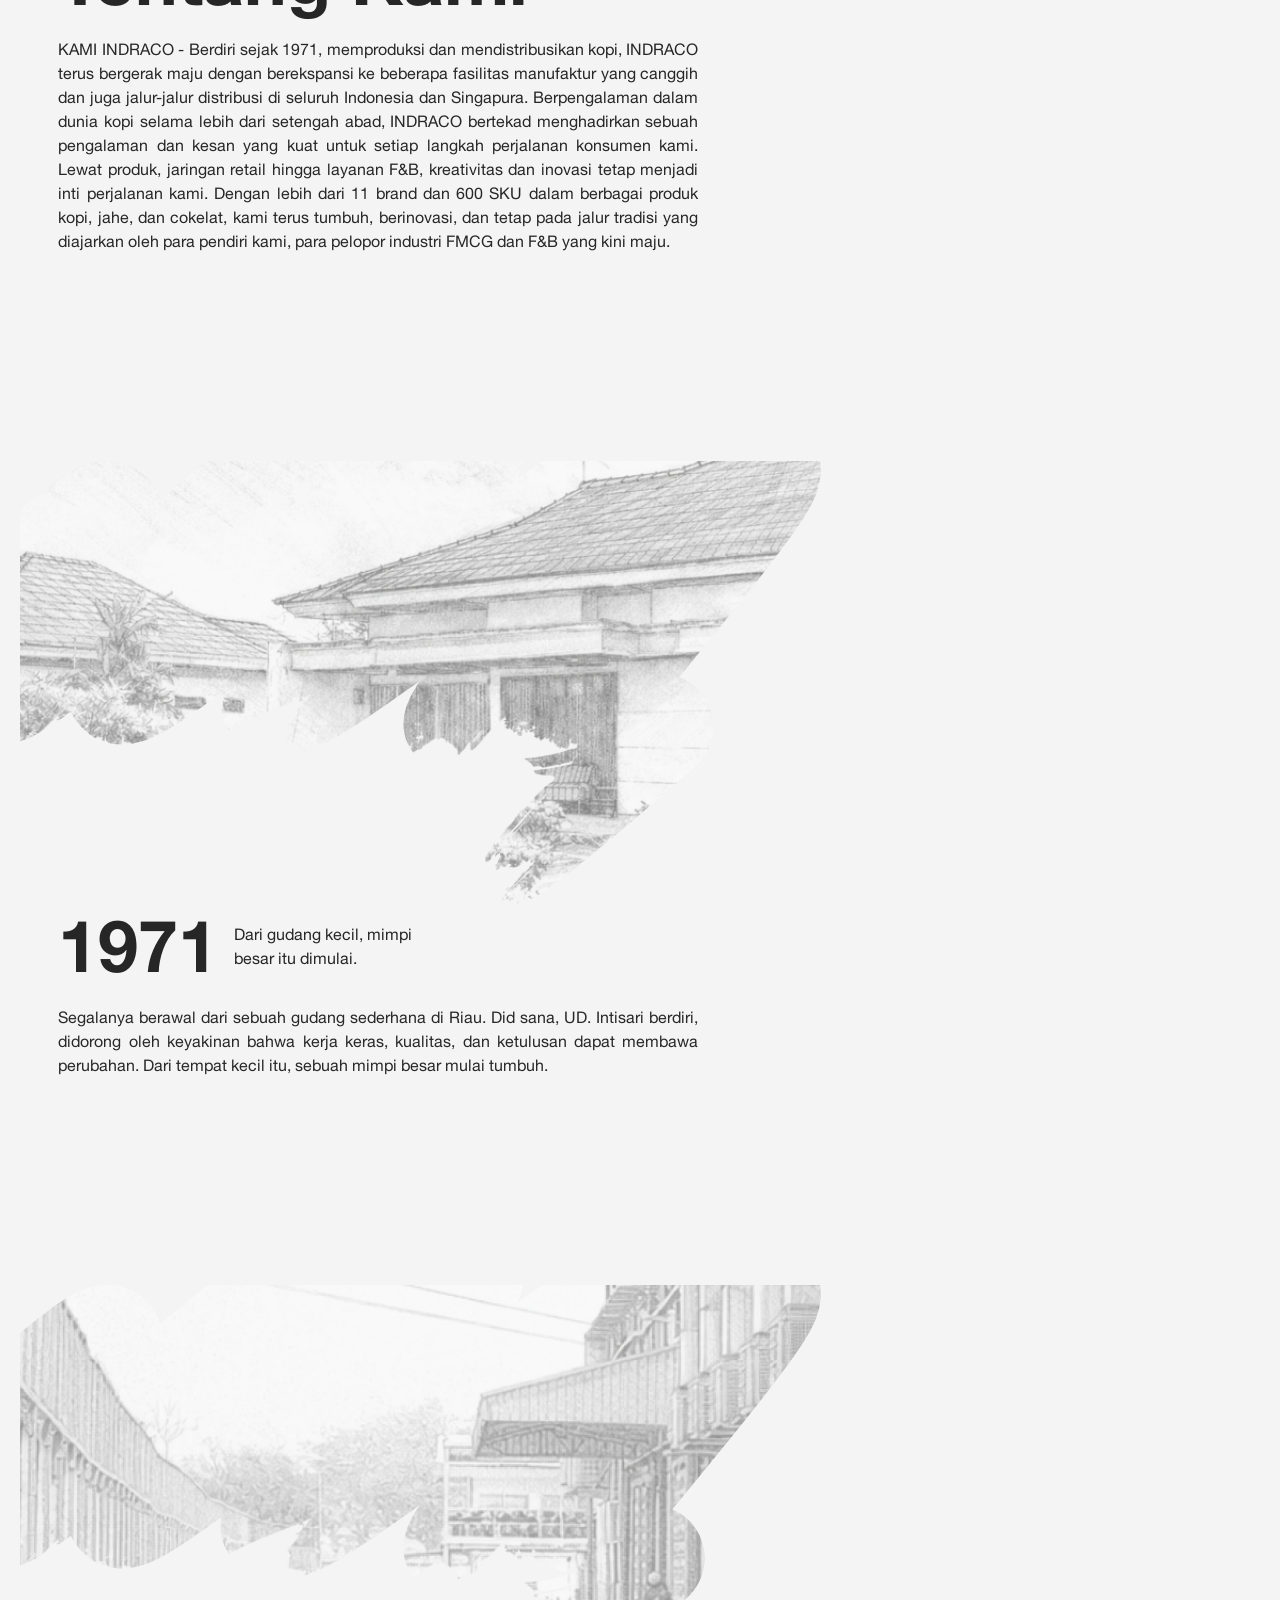
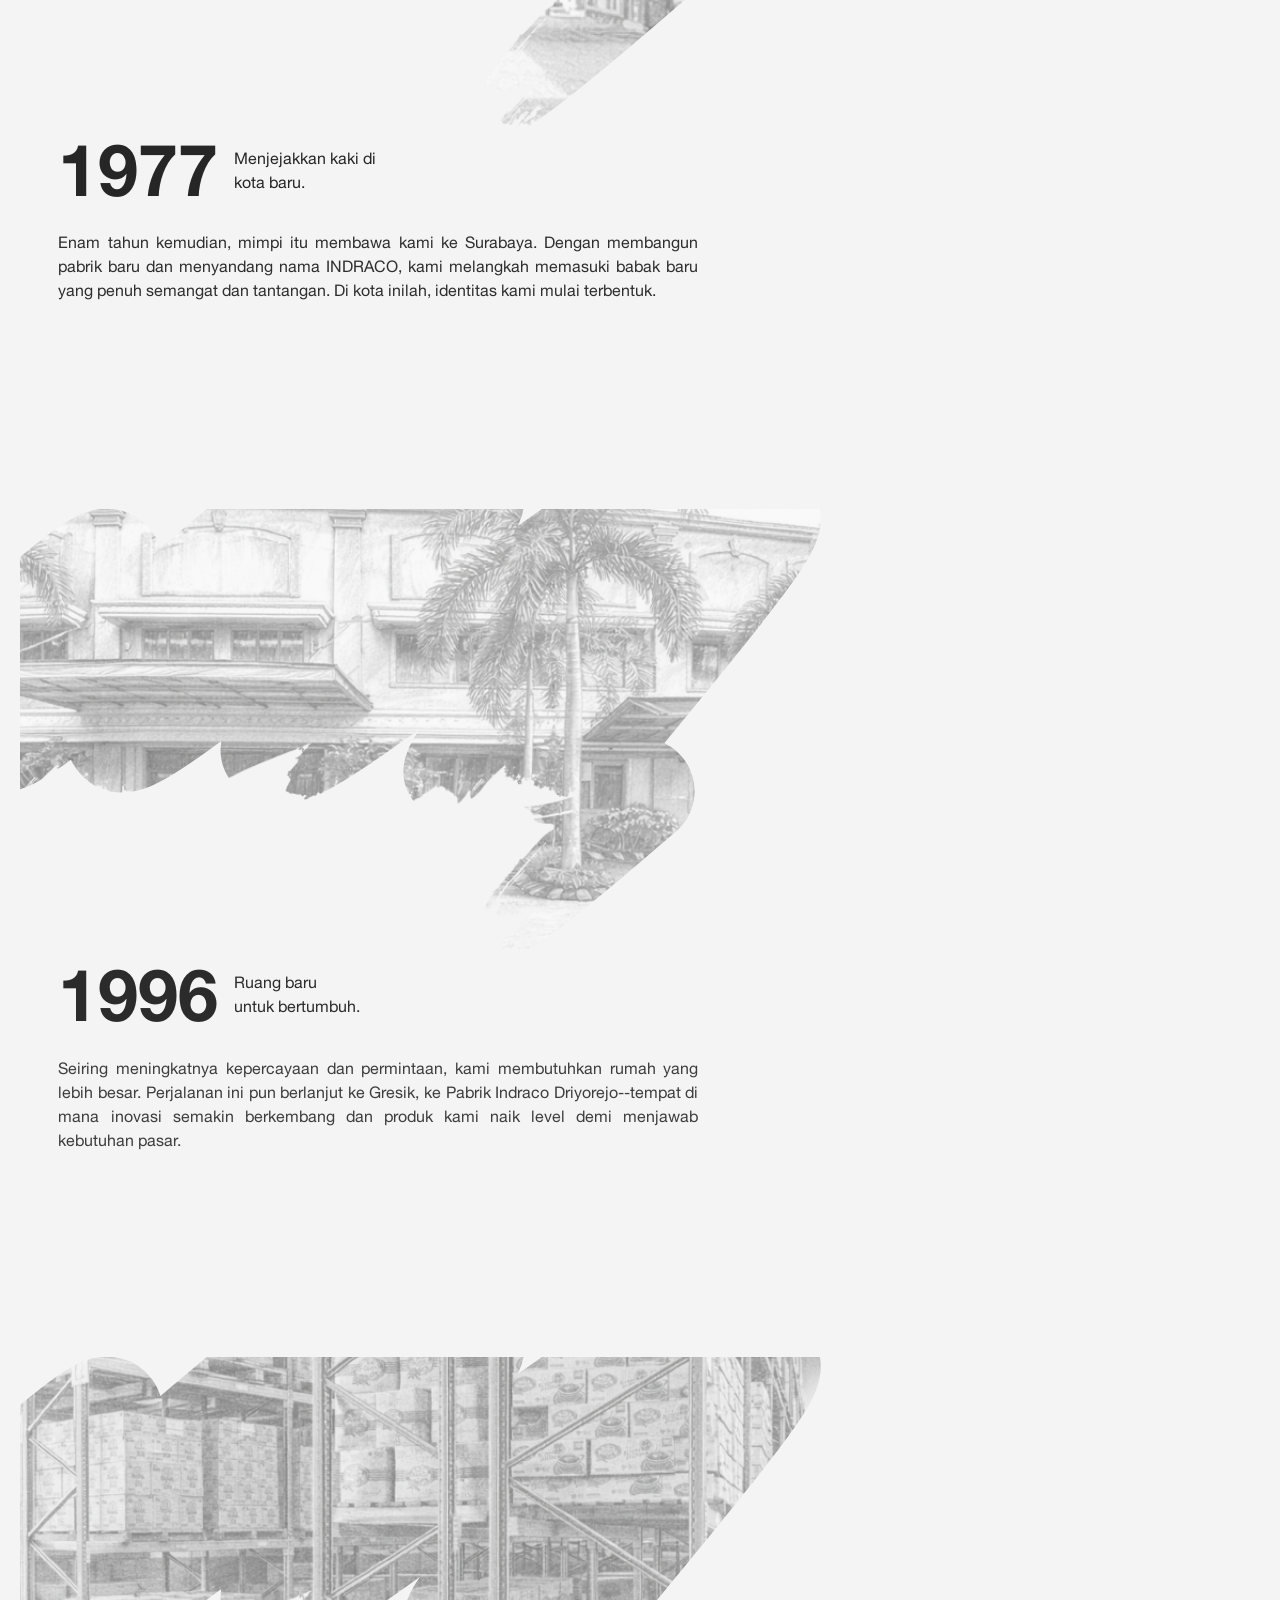
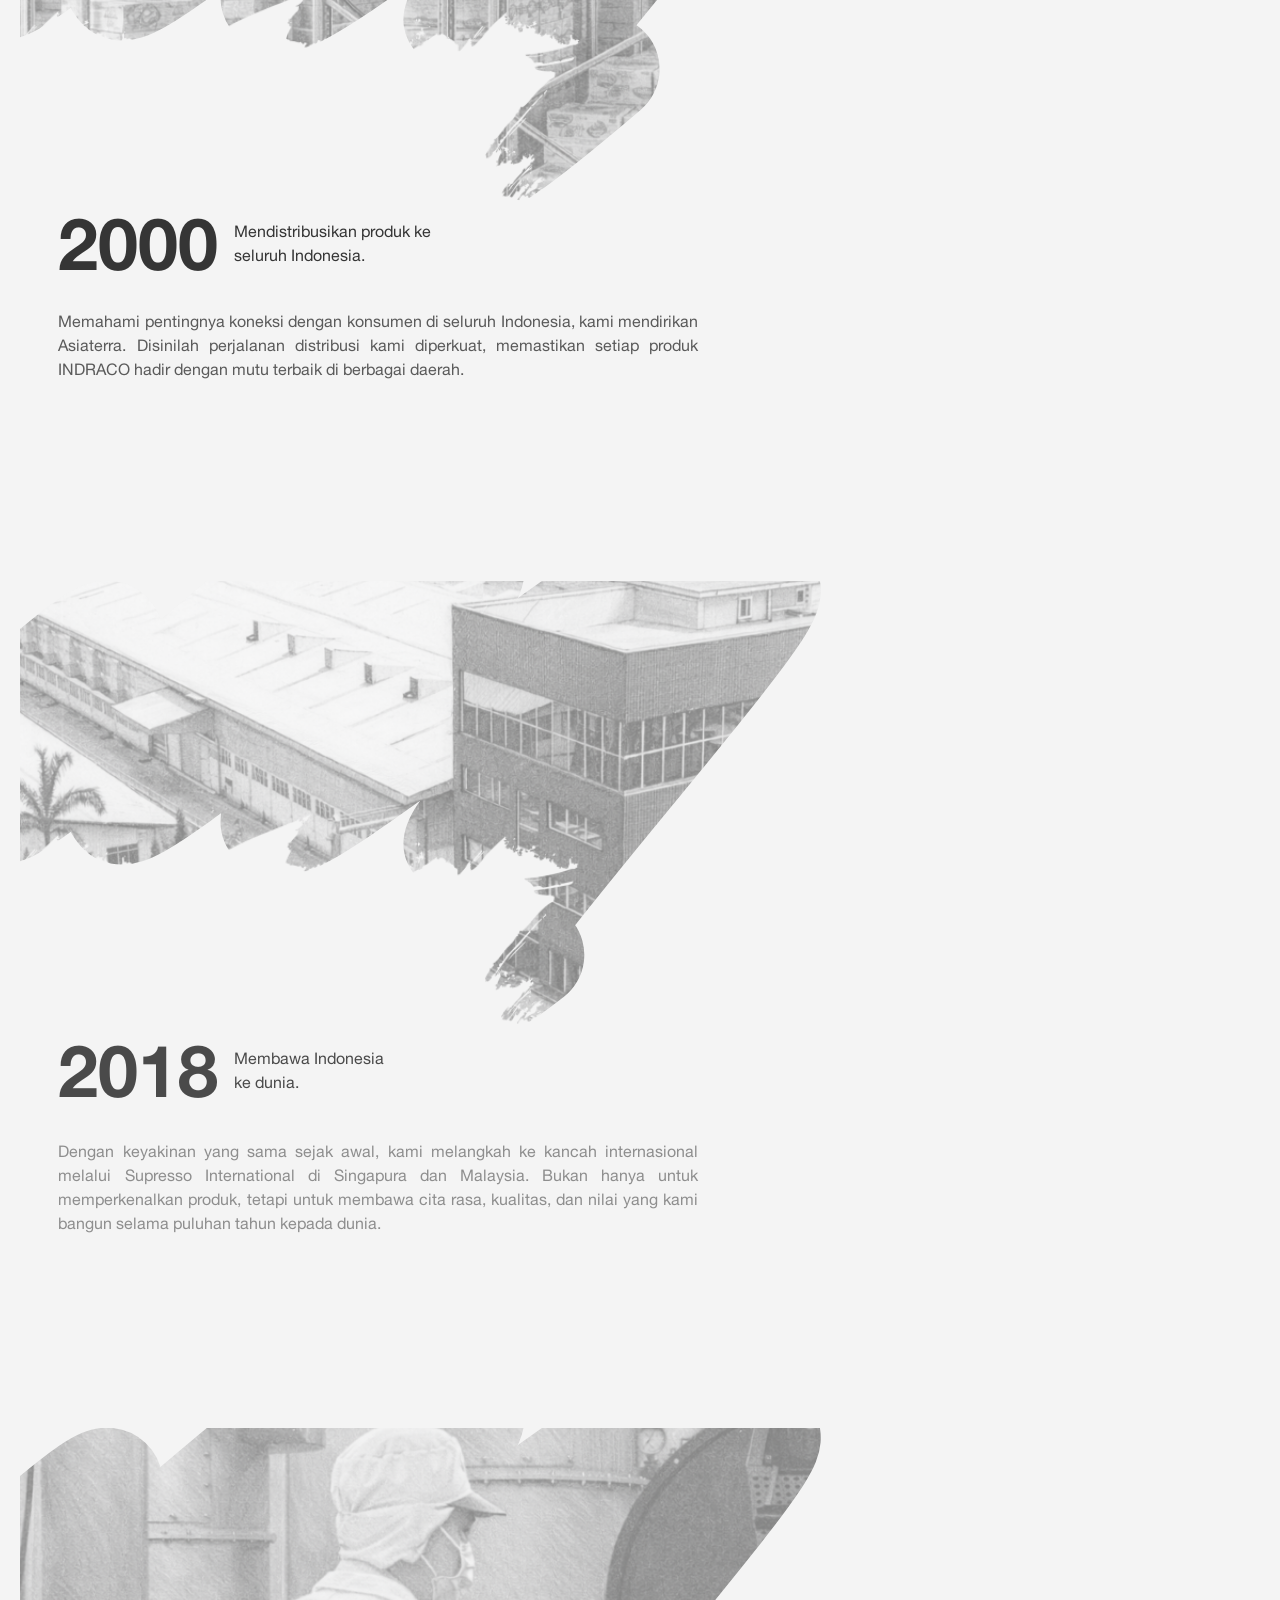
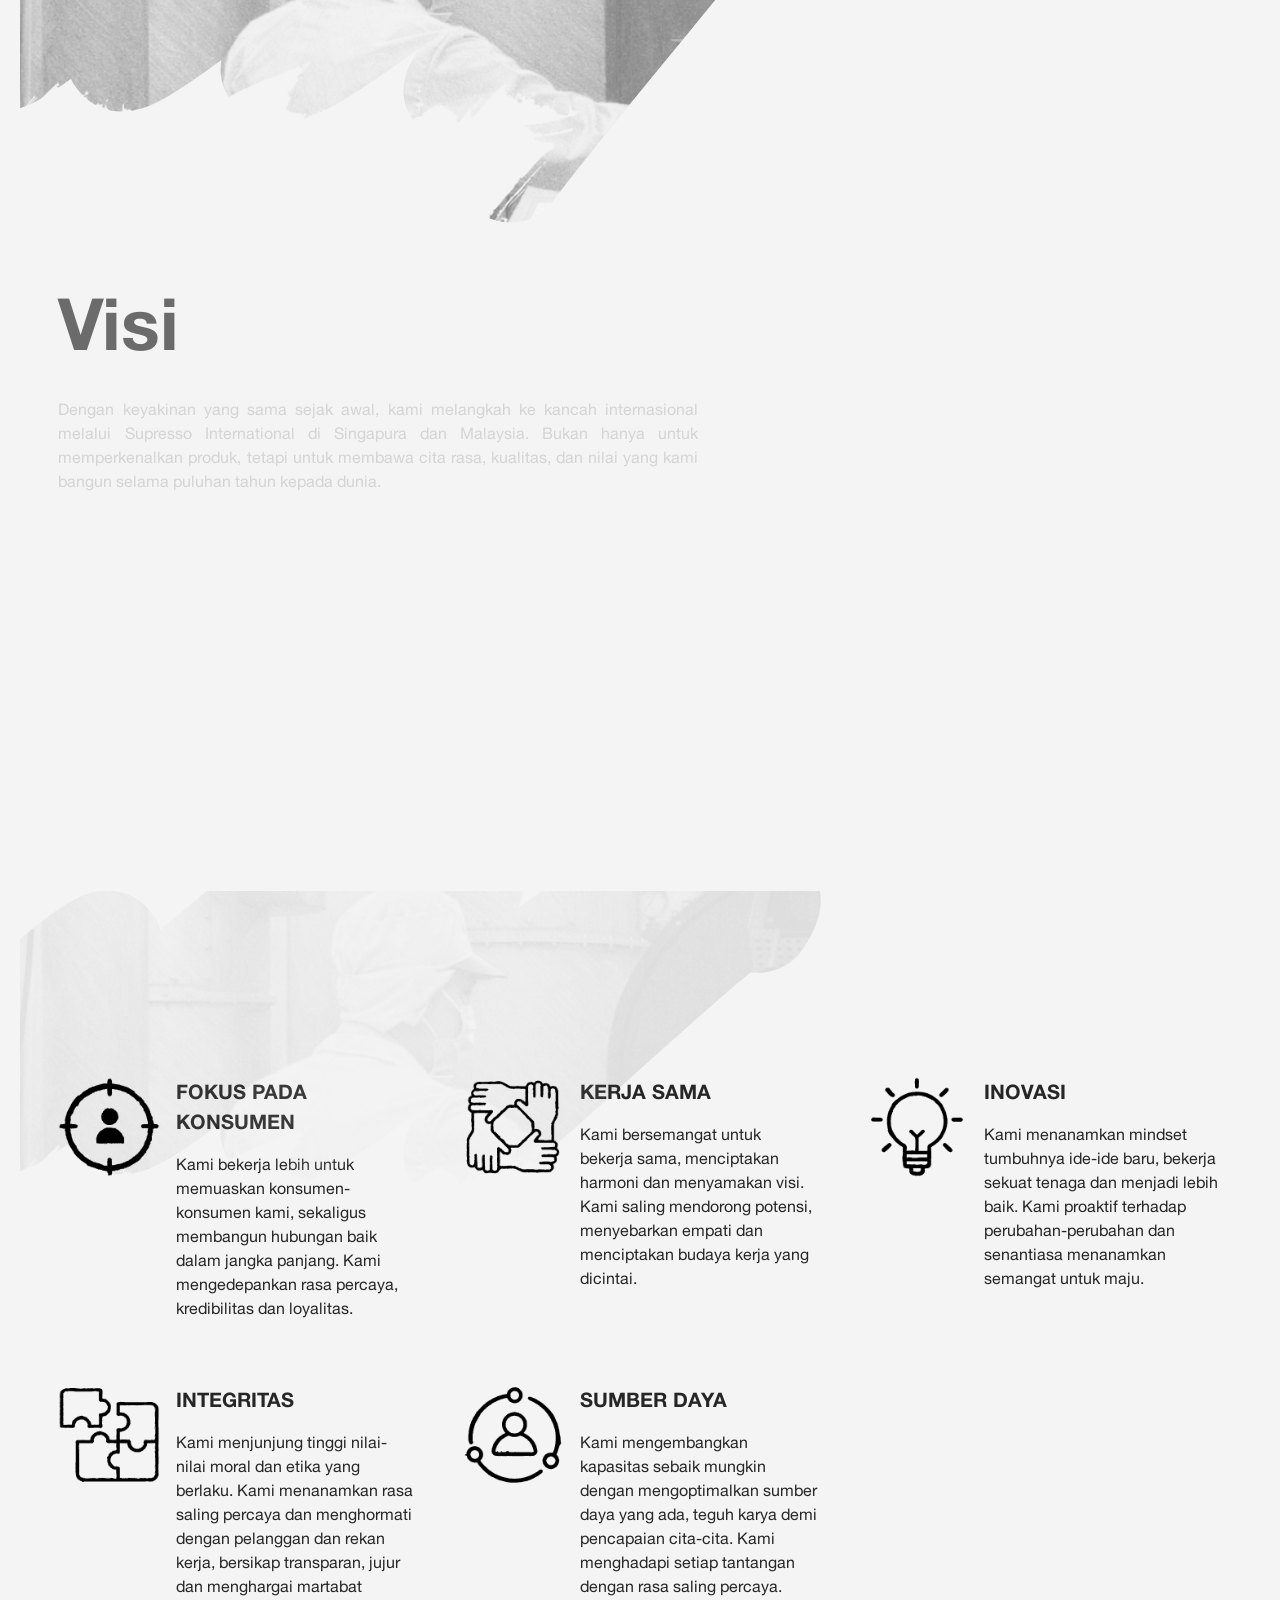
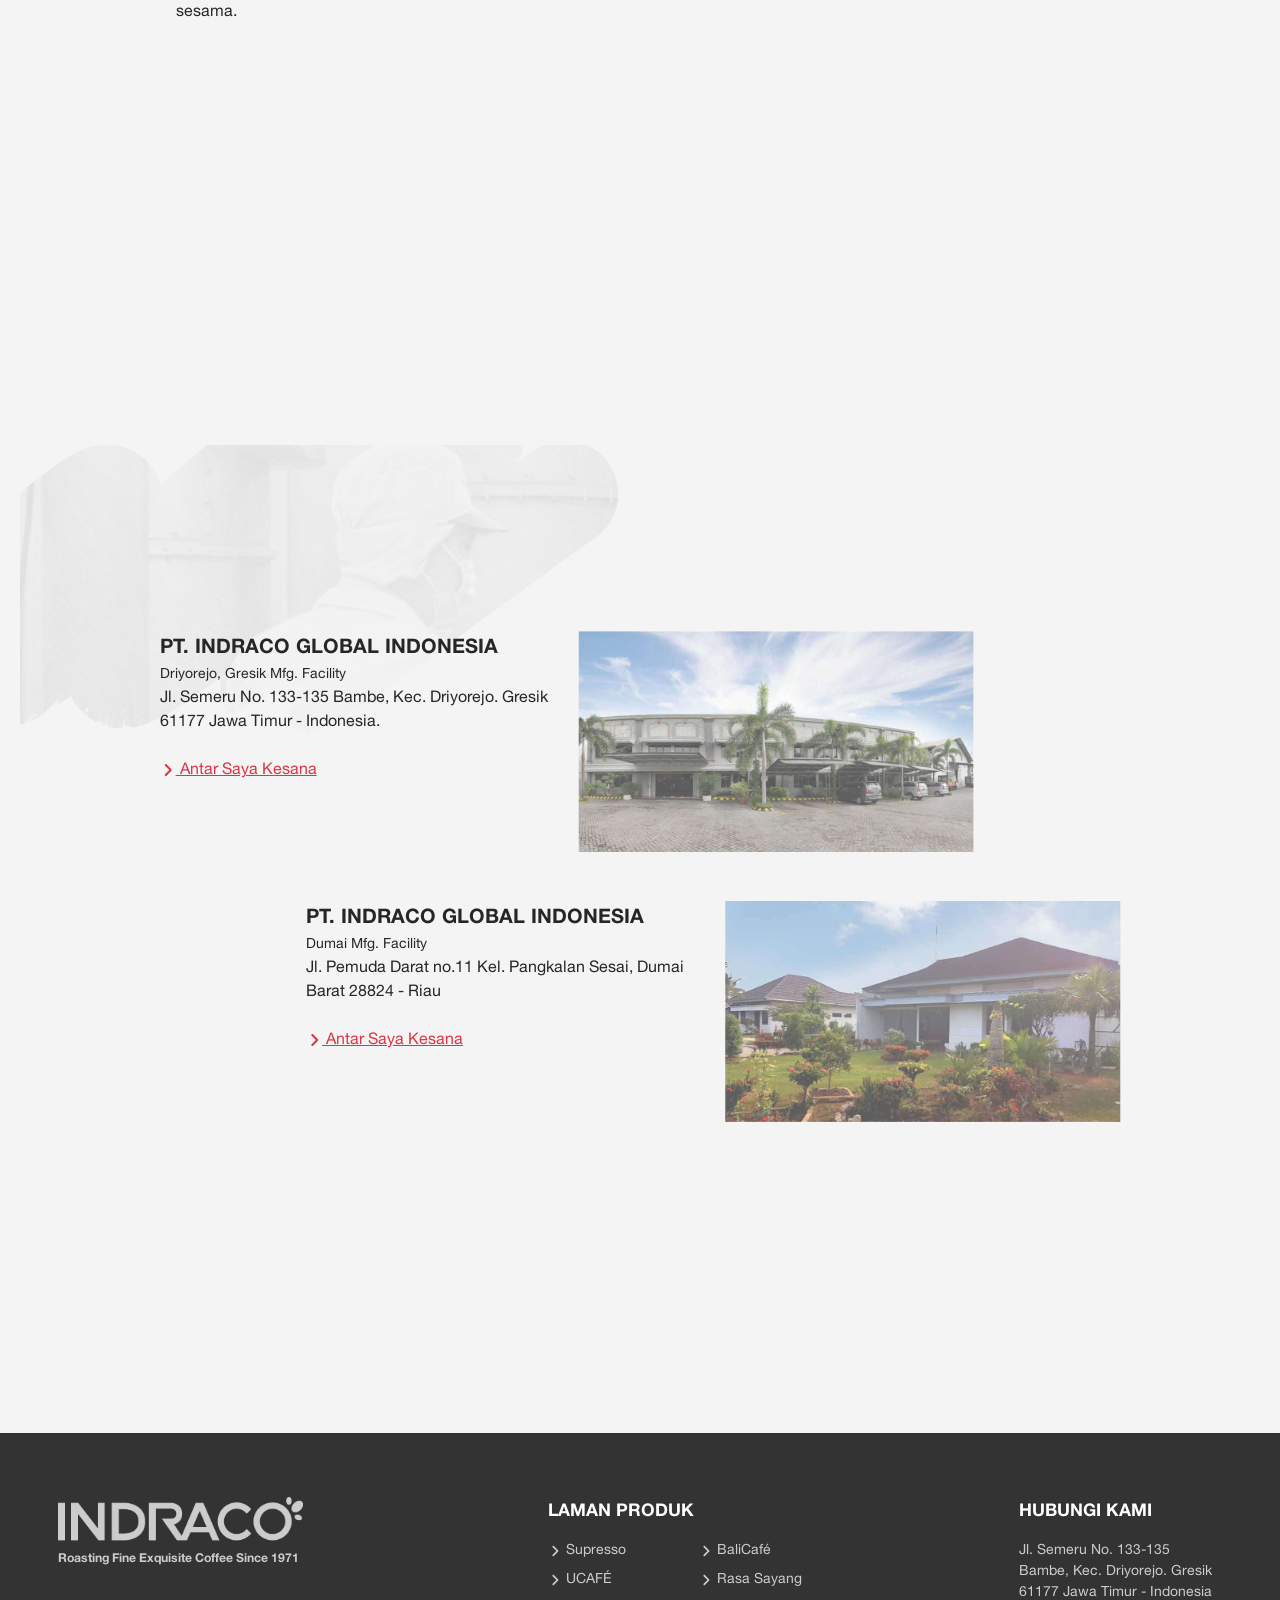
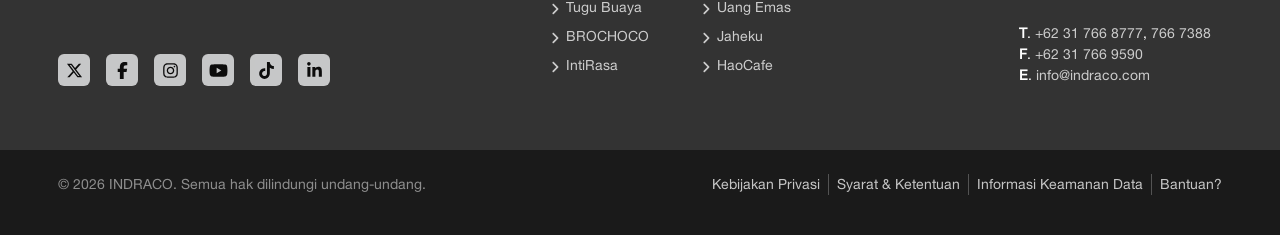
<file: indraco_v2/about.html>
<!DOCTYPE html>
<html lang="en">
<head>
   <script src="partials/head.js"></script>   
   <title>INDRACO &bull; Tentang Kami</title>
   <!-- <style>* {outline: solid 1px green;}</style> -->
   <style>
      .section-header {margin-bottom: -20%;}
      .section-header>.container-fluid {max-width: 1430px;}
      .caption {max-width: 640px;}

      @media (min-width: 992px) {
         main>section:nth-last-child(-n+1) .section-header,
         main>section:nth-last-child(-n+2) .section-header {
            margin-bottom: -40%;
         }

         main>section:nth-last-child(-n+1) .section-body article:first-of-type {
            transform: translateX(-9%);
         }

         main>section:nth-last-child(-n+1) .section-body article:last-of-type {
            transform: translateX(9%);
         }
      }

      /* Brush Animation Styles */
      .brush-container {
         position: relative;
         width: 100%;
         display: block;
      }
      .brush-svg {
         width: 100%;
         height: auto;
         display: block;
      }
      .drawPath {
          /* Initial state handled by JS, but good to have defaults */
          fill: none;
          stroke: white;
          stroke-width: 150;
          stroke-linecap: round;
          stroke-linejoin: round;
      }
      
      /* Scroll Down Animation */
      @keyframes bounce {
         0%, 20%, 50%, 80%, 100% {transform: translateY(0);}
         40% {transform: translateY(-10px);}
         60% {transform: translateY(-5px);}
      }
      .animate-bounce {
         animation: bounce 2s infinite;
      }

      /* Text Reveal Setup */
      .caption > * {
         opacity: 0; /* Hidden initially, JS will reveal */
         transform: translateY(30px);
      }
      
      /* Image Parallax Base */
      .brush-svg image {
          transform-origin: center center;
          /* Will be controlled by GSAP */
      }
   </style>
</head>
<body>
   <header class="sticky-top">
      <script src="partials/navbar.js"></script>
   </header>
   <script src="partials/offcanvas-mobile.js"></script>
   <main>

      <section class="dvh-100 d-flex align-items-center justify-content-center">
         <p class="text-center">
            <span class="d-block mb-3 fs-5 text-uppercase fw-bold text-secondary">Scroll Down</span>
            <svg class="animate-bounce text-secondary" xmlns="http://www.w3.org/2000/svg" viewBox="0 0 448 512" width="32" height="32"><path fill="currentColor" d="M201.4 374.6c12.5 12.5 32.8 12.5 45.3 0l160-160c12.5-12.5 12.5-32.8 0-45.3s-32.8-12.5-45.3 0L224 306.7 86.6 169.4c-12.5-12.5-32.8-12.5-45.3 0s-12.5 32.8 0 45.3l160 160z"/></svg>
         </p>
      </section>

      <section class="py-5">
         <div class="py-lg-5">
            <div class="section-header">
               <div class="container-fluid">
                   <div class="brush-container">
                       <svg class="brush-svg" viewBox="0 0 1920 1080" preserveAspectRatio="xMidYMid slice" xmlns="http://www.w3.org/2000/svg" xmlns:xlink="http://www.w3.org/1999/xlink">
                           <defs>
                               <mask id="brushMask1">
                                   <path class="drawPath" d="M149.3,385.3c80.9-72.6,141.6-121.7,150.3-113.5c16.7,15.7-169,235.8-155.9,247.5
                                   c25.7,22.9,414.8-344.3,430.4-328.3c13.7,14-277.5,307.8-258.5,328.3c22.8,24.6,469.3-364.7,492.5-339.7
                                   c20,21.6-297.9,331.5-274.4,357.8c28.3,31.6,519.3-382.7,549.4-349.5C1109,216.3,777.9,552.3,791,565.4
                                   c14.3,14.2,413.1-378.2,434.8-357.9c24.2,22.7-445.4,536.6-416.6,564.8c32.4,31.7,668.6-576.2,685-559.2
                                   c16.6,17.1-617.2,645.4-595.6,668.3c21.3,22.5,662.5-556.6,680.9-536.9c16.6,17.9-497.3,507.6-471.1,536.9
                                   c24.3,27.2,492.6-366.2,517.3-338.3c21.4,24.3-310.2,347.9-299.2,359.3c11.1,11.4,355.7-310,370.5-295
                                   c11.6,11.8-193.5,218-174.8,239.1c12.1,13.5,113-54.4,255.8-162.2" />
                               </mask>
                           </defs>
                           <image xlink:href="img/about-us-sketch.png" width="100%" height="100%" preserveAspectRatio="xMidYMid slice" mask="url(#brushMask1)" />
                       </svg>
                   </div>
               </div>
            </div>
            <div class="section-body">
               <div class="container">
                  <div class="caption">
                     <div class="d-flex align-items-center gap-3">
                        <p class="display-2 fw-bold text-capitalize mb-3">tentang kami</p>
                        <p class="text-line-2"></p>
                     </div>
                     <p class="text-justify">
                        KAMI INDRACO - Berdiri sejak 1971, memproduksi dan mendistribusikan kopi, INDRACO terus bergerak maju dengan berekspansi ke beberapa fasilitas manufaktur yang canggih dan juga jalur-jalur distribusi di seluruh Indonesia dan Singapura. Berpengalaman dalam dunia kopi selama lebih dari setengah abad, INDRACO bertekad menghadirkan sebuah pengalaman dan kesan yang kuat untuk setiap langkah perjalanan konsumen kami. Lewat produk, jaringan retail hingga layanan F&B, kreativitas dan inovasi tetap menjadi inti perjalanan kami. Dengan lebih dari 11 brand dan 600 SKU dalam berbagai produk kopi, jahe, dan cokelat, kami terus tumbuh, berinovasi, dan tetap pada jalur tradisi yang diajarkan oleh para pendiri kami, para pelopor industri FMCG dan F&B yang kini maju.
                     </p>
                  </div>
               </div>
            </div>
         </div>
      </section>

      <section class="py-5">
         <div class="py-lg-5">
            <div class="section-header">
               <div class="container-fluid">
                   <div class="brush-container">
                       <svg class="brush-svg" viewBox="0 0 1920 1080" preserveAspectRatio="xMidYMid slice" xmlns="http://www.w3.org/2000/svg" xmlns:xlink="http://www.w3.org/1999/xlink">
                           <defs>
                               <mask id="brushMask2">
                                   <path class="drawPath" d="M149.3,385.3c80.9-72.6,141.6-121.7,150.3-113.5c16.7,15.7-169,235.8-155.9,247.5
                                   c25.7,22.9,414.8-344.3,430.4-328.3c13.7,14-277.5,307.8-258.5,328.3c22.8,24.6,469.3-364.7,492.5-339.7
                                   c20,21.6-297.9,331.5-274.4,357.8c28.3,31.6,519.3-382.7,549.4-349.5C1109,216.3,777.9,552.3,791,565.4
                                   c14.3,14.2,413.1-378.2,434.8-357.9c24.2,22.7-445.4,536.6-416.6,564.8c32.4,31.7,668.6-576.2,685-559.2
                                   c16.6,17.1-617.2,645.4-595.6,668.3c21.3,22.5,662.5-556.6,680.9-536.9c16.6,17.9-497.3,507.6-471.1,536.9
                                   c24.3,27.2,492.6-366.2,517.3-338.3c21.4,24.3-310.2,347.9-299.2,359.3c11.1,11.4,355.7-310,370.5-295
                                   c11.6,11.8-193.5,218-174.8,239.1c12.1,13.5,113-54.4,255.8-162.2" />
                               </mask>
                           </defs>
                           <image xlink:href="img/about-1971-sketch.png" width="100%" height="100%" preserveAspectRatio="xMidYMid slice" mask="url(#brushMask2)" />
                       </svg>
                   </div>
               </div>
            </div>
            <div class="section-body">
               <div class="container">
                  <div class="caption">
                     <div class="d-flex align-items-center gap-3">
                        <p class="display-2 fw-bold text-capitalize mb-3">1971</p>
                        <p class="text-line-2">Dari gudang kecil, mimpi besar itu dimulai.</p>
                     </div>
                     <p class="text-justify">
                        Segalanya berawal dari sebuah gudang sederhana di Riau. Did sana, UD. Intisari berdiri, didorong oleh keyakinan bahwa kerja keras, kualitas, dan ketulusan dapat membawa perubahan. Dari tempat kecil itu, sebuah mimpi besar mulai tumbuh. 
                     </p>
                  </div>
               </div>
            </div>
         </div>
      </section>

      <section class="py-5">
         <div class="py-lg-5">
            <div class="section-header">
               <div class="container-fluid">
                   <div class="brush-container">
                       <svg class="brush-svg" viewBox="0 0 1920 1080" preserveAspectRatio="xMidYMid slice" xmlns="http://www.w3.org/2000/svg" xmlns:xlink="http://www.w3.org/1999/xlink">
                           <defs>
                               <mask id="brushMask3">
                                   <path class="drawPath" d="M149.3,385.3c80.9-72.6,141.6-121.7,150.3-113.5c16.7,15.7-169,235.8-155.9,247.5
                                   c25.7,22.9,414.8-344.3,430.4-328.3c13.7,14-277.5,307.8-258.5,328.3c22.8,24.6,469.3-364.7,492.5-339.7
                                   c20,21.6-297.9,331.5-274.4,357.8c28.3,31.6,519.3-382.7,549.4-349.5C1109,216.3,777.9,552.3,791,565.4
                                   c14.3,14.2,413.1-378.2,434.8-357.9c24.2,22.7-445.4,536.6-416.6,564.8c32.4,31.7,668.6-576.2,685-559.2
                                   c16.6,17.1-617.2,645.4-595.6,668.3c21.3,22.5,662.5-556.6,680.9-536.9c16.6,17.9-497.3,507.6-471.1,536.9
                                   c24.3,27.2,492.6-366.2,517.3-338.3c21.4,24.3-310.2,347.9-299.2,359.3c11.1,11.4,355.7-310,370.5-295
                                   c11.6,11.8-193.5,218-174.8,239.1c12.1,13.5,113-54.4,255.8-162.2" />
                               </mask>
                           </defs>
                           <image xlink:href="img/about-1977-sketch.png" width="100%" height="100%" preserveAspectRatio="xMidYMid slice" mask="url(#brushMask3)" />
                       </svg>
                   </div>
               </div>
            </div>
            <div class="section-body">
               <div class="container">
                  <div class="caption">
                     <div class="d-flex align-items-center gap-3">
                        <p class="display-2 fw-bold text-capitalize mb-3">1977</p>
                        <p class="text-line-2">Menjejakkan kaki di kota baru.</p>
                     </div>
                     <p class="text-justify">
                        Enam tahun kemudian, mimpi itu membawa kami ke Surabaya. Dengan membangun pabrik baru dan menyandang nama INDRACO, kami melangkah memasuki babak baru yang penuh semangat dan tantangan. Di kota inilah, identitas kami mulai terbentuk.
                     </p>
                  </div>
               </div>
            </div>
         </div>
      </section>

      <section class="py-5">
         <div class="py-lg-5">
            <div class="section-header">
               <div class="container-fluid">
                   <div class="brush-container">
                       <svg class="brush-svg" viewBox="0 0 1920 1080" preserveAspectRatio="xMidYMid slice" xmlns="http://www.w3.org/2000/svg" xmlns:xlink="http://www.w3.org/1999/xlink">
                           <defs>
                               <mask id="brushMask4">
                                   <path class="drawPath" d="M149.3,385.3c80.9-72.6,141.6-121.7,150.3-113.5c16.7,15.7-169,235.8-155.9,247.5
                                   c25.7,22.9,414.8-344.3,430.4-328.3c13.7,14-277.5,307.8-258.5,328.3c22.8,24.6,469.3-364.7,492.5-339.7
                                   c20,21.6-297.9,331.5-274.4,357.8c28.3,31.6,519.3-382.7,549.4-349.5C1109,216.3,777.9,552.3,791,565.4
                                   c14.3,14.2,413.1-378.2,434.8-357.9c24.2,22.7-445.4,536.6-416.6,564.8c32.4,31.7,668.6-576.2,685-559.2
                                   c16.6,17.1-617.2,645.4-595.6,668.3c21.3,22.5,662.5-556.6,680.9-536.9c16.6,17.9-497.3,507.6-471.1,536.9
                                   c24.3,27.2,492.6-366.2,517.3-338.3c21.4,24.3-310.2,347.9-299.2,359.3c11.1,11.4,355.7-310,370.5-295
                                   c11.6,11.8-193.5,218-174.8,239.1c12.1,13.5,113-54.4,255.8-162.2" />
                               </mask>
                           </defs>
                           <image xlink:href="img/about-1996-sketch.png" width="100%" height="100%" preserveAspectRatio="xMidYMid slice" mask="url(#brushMask4)" />
                       </svg>
                   </div>
               </div>
            </div>
            <div class="section-body">
               <div class="container">
                  <div class="caption">
                     <div class="d-flex align-items-center gap-3">
                        <p class="display-2 fw-bold text-capitalize mb-3">1996</p>
                        <p class="text-line-2">Ruang baru untuk bertumbuh.</p>
                     </div>
                     <p class="text-justify">
                        Seiring meningkatnya kepercayaan dan permintaan, kami membutuhkan rumah yang lebih besar. Perjalanan ini pun berlanjut ke Gresik, ke Pabrik Indraco Driyorejo--tempat di mana inovasi semakin berkembang dan produk kami naik level demi menjawab kebutuhan pasar. 
                     </p>
                  </div>
               </div>
            </div>
         </div>
      </section>

      <section class="py-5">
         <div class="py-lg-5">
            <div class="section-header">
               <div class="container-fluid">
                   <div class="brush-container">
                       <svg class="brush-svg" viewBox="0 0 1920 1080" preserveAspectRatio="xMidYMid slice" xmlns="http://www.w3.org/2000/svg" xmlns:xlink="http://www.w3.org/1999/xlink">
                           <defs>
                               <mask id="brushMask5">
                                   <path class="drawPath" d="M149.3,385.3c80.9-72.6,141.6-121.7,150.3-113.5c16.7,15.7-169,235.8-155.9,247.5
                                   c25.7,22.9,414.8-344.3,430.4-328.3c13.7,14-277.5,307.8-258.5,328.3c22.8,24.6,469.3-364.7,492.5-339.7
                                   c20,21.6-297.9,331.5-274.4,357.8c28.3,31.6,519.3-382.7,549.4-349.5C1109,216.3,777.9,552.3,791,565.4
                                   c14.3,14.2,413.1-378.2,434.8-357.9c24.2,22.7-445.4,536.6-416.6,564.8c32.4,31.7,668.6-576.2,685-559.2
                                   c16.6,17.1-617.2,645.4-595.6,668.3c21.3,22.5,662.5-556.6,680.9-536.9c16.6,17.9-497.3,507.6-471.1,536.9
                                   c24.3,27.2,492.6-366.2,517.3-338.3c21.4,24.3-310.2,347.9-299.2,359.3c11.1,11.4,355.7-310,370.5-295
                                   c11.6,11.8-193.5,218-174.8,239.1c12.1,13.5,113-54.4,255.8-162.2" />
                               </mask>
                           </defs>
                           <image xlink:href="img/about-2000-sketch.png" width="100%" height="100%" preserveAspectRatio="xMidYMid slice" mask="url(#brushMask5)" />
                       </svg>
                   </div>
               </div>
            </div>
            <div class="section-body">
               <div class="container">
                  <div class="caption">
                     <div class="d-flex align-items-center gap-3">
                        <p class="display-2 fw-bold text-capitalize mb-3">2000</p>
                        <p class="text-line-2">Mendistribusikan produk ke seluruh Indonesia.</p>
                     </div>
                     <p class="text-justify">
                        Memahami pentingnya koneksi dengan konsumen di seluruh Indonesia, kami mendirikan Asiaterra. Disinilah perjalanan distribusi kami diperkuat, memastikan setiap produk INDRACO hadir dengan mutu terbaik di berbagai daerah. 
                     </p>
                  </div>
               </div>
            </div>
         </div>
      </section>

      <section class="py-5">
         <div class="py-lg-5">
            <div class="section-header">
               <div class="container-fluid">
                   <div class="brush-container">
                       <svg class="brush-svg" viewBox="0 0 1920 1080" preserveAspectRatio="xMidYMid slice" xmlns="http://www.w3.org/2000/svg" xmlns:xlink="http://www.w3.org/1999/xlink">
                           <defs>
                               <mask id="brushMask6">
                                   <path class="drawPath" d="M149.3,385.3c80.9-72.6,141.6-121.7,150.3-113.5c16.7,15.7-169,235.8-155.9,247.5
                                   c25.7,22.9,414.8-344.3,430.4-328.3c13.7,14-277.5,307.8-258.5,328.3c22.8,24.6,469.3-364.7,492.5-339.7
                                   c20,21.6-297.9,331.5-274.4,357.8c28.3,31.6,519.3-382.7,549.4-349.5C1109,216.3,777.9,552.3,791,565.4
                                   c14.3,14.2,413.1-378.2,434.8-357.9c24.2,22.7-445.4,536.6-416.6,564.8c32.4,31.7,668.6-576.2,685-559.2
                                   c16.6,17.1-617.2,645.4-595.6,668.3c21.3,22.5,662.5-556.6,680.9-536.9c16.6,17.9-497.3,507.6-471.1,536.9
                                   c24.3,27.2,492.6-366.2,517.3-338.3c21.4,24.3-310.2,347.9-299.2,359.3c11.1,11.4,355.7-310,370.5-295
                                   c11.6,11.8-193.5,218-174.8,239.1c12.1,13.5,113-54.4,255.8-162.2" />
                               </mask>
                           </defs>
                           <image xlink:href="img/about-2018-sketch.png" width="100%" height="100%" preserveAspectRatio="xMidYMid slice" mask="url(#brushMask6)" />
                       </svg>
                   </div>
               </div>
            </div>
            <div class="section-body">
               <div class="container">
                  <div class="caption">
                     <div class="d-flex align-items-center gap-3">
                        <p class="display-2 fw-bold text-capitalize mb-3">2018</p>
                        <p class="text-line-2">Membawa Indonesia ke dunia.</p>
                     </div>
                     <p class="text-justify">
                        Dengan keyakinan yang sama sejak awal, kami melangkah ke kancah internasional melalui Supresso International di Singapura dan Malaysia. Bukan hanya untuk memperkenalkan produk, tetapi untuk membawa cita rasa, kualitas, dan nilai yang kami bangun selama puluhan tahun kepada dunia.
                     </p>
                  </div>
               </div>
            </div>
         </div>
      </section>

      <section class="py-5">
         <div class="py-lg-5">
            <div class="section-header">
               <div class="container-fluid">
                   <div class="brush-container">
                       <svg class="brush-svg" viewBox="0 0 1920 1080" preserveAspectRatio="xMidYMid slice" xmlns="http://www.w3.org/2000/svg" xmlns:xlink="http://www.w3.org/1999/xlink">
                           <defs>
                               <mask id="brushMask7">
                                   <path class="drawPath" d="M149.3,385.3c80.9-72.6,141.6-121.7,150.3-113.5c16.7,15.7-169,235.8-155.9,247.5
                                   c25.7,22.9,414.8-344.3,430.4-328.3c13.7,14-277.5,307.8-258.5,328.3c22.8,24.6,469.3-364.7,492.5-339.7
                                   c20,21.6-297.9,331.5-274.4,357.8c28.3,31.6,519.3-382.7,549.4-349.5C1109,216.3,777.9,552.3,791,565.4
                                   c14.3,14.2,413.1-378.2,434.8-357.9c24.2,22.7-445.4,536.6-416.6,564.8c32.4,31.7,668.6-576.2,685-559.2
                                   c16.6,17.1-617.2,645.4-595.6,668.3c21.3,22.5,662.5-556.6,680.9-536.9c16.6,17.9-497.3,507.6-471.1,536.9
                                   c24.3,27.2,492.6-366.2,517.3-338.3c21.4,24.3-310.2,347.9-299.2,359.3c11.1,11.4,355.7-310,370.5-295
                                   c11.6,11.8-193.5,218-174.8,239.1c12.1,13.5,113-54.4,255.8-162.2" />
                               </mask>
                           </defs>
                           <image xlink:href="img/about-vision-mission-sketch.png" width="100%" height="100%" preserveAspectRatio="xMidYMid slice" mask="url(#brushMask7)" />
                       </svg>
                   </div>
               </div>
            </div>
            <div class="section-body">
               <div class="container d-flex flex-column row-gap-5">
                  <div class="caption">
                     <div class="d-flex align-items-center gap-3">
                        <p class="display-2 fw-bold text-capitalize mb-3">visi</p>
                        <p class="text-line-2"></p>
                     </div>
                     <p class="text-justify">
                        Dengan keyakinan yang sama sejak awal, kami melangkah ke kancah internasional melalui Supresso International di Singapura dan Malaysia. Bukan hanya untuk memperkenalkan produk, tetapi untuk membawa cita rasa, kualitas, dan nilai yang kami bangun selama puluhan tahun kepada dunia. 
                     </p>
                  </div>
                  <div class="caption">
                     <div class="d-flex align-items-center gap-3">
                        <p class="display-2 fw-bold text-capitalize mb-3">misi</p>
                        <p class="text-line-2"></p>
                     </div>
                     <p class="text-justify">
                        Menyediakan produk-produk berkelas, berkualitas top dengan harga yang kompetitif, yang sesuai bahkan melebihi apa yang dibutuhkan konsumen.
                     </p>
                  </div>
               </div>
            </div>
         </div>
      </section>

      <section class="py-5">
         <div class="py-lg-5">
            <div class="section-header">
               <div class="container-fluid">
                   <div class="brush-container">
                       <svg class="brush-svg" viewBox="0 0 1920 1080" preserveAspectRatio="xMidYMid slice" xmlns="http://www.w3.org/2000/svg" xmlns:xlink="http://www.w3.org/1999/xlink">
                           <defs>
                               <mask id="brushMask8">
                                   <path class="drawPath" d="M149.3,385.3c80.9-72.6,141.6-121.7,150.3-113.5c16.7,15.7-169,235.8-155.9,247.5
                                   c25.7,22.9,414.8-344.3,430.4-328.3c13.7,14-277.5,307.8-258.5,328.3c22.8,24.6,469.3-364.7,492.5-339.7
                                   c20,21.6-297.9,331.5-274.4,357.8c28.3,31.6,519.3-382.7,549.4-349.5C1109,216.3,777.9,552.3,791,565.4
                                   c14.3,14.2,413.1-378.2,434.8-357.9c24.2,22.7-445.4,536.6-416.6,564.8c32.4,31.7,668.6-576.2,685-559.2
                                   c16.6,17.1-617.2,645.4-595.6,668.3c21.3,22.5,662.5-556.6,680.9-536.9c16.6,17.9-497.3,507.6-471.1,536.9
                                   c24.3,27.2,492.6-366.2,517.3-338.3c21.4,24.3-310.2,347.9-299.2,359.3c11.1,11.4,355.7-310,370.5-295
                                   c11.6,11.8-193.5,218-174.8,239.1c12.1,13.5,113-54.4,255.8-162.2" />
                               </mask>
                           </defs>
                           <image xlink:href="img/about-factory-sketch.png" width="100%" height="100%" preserveAspectRatio="xMidYMid slice" mask="url(#brushMask8)" />
                       </svg>
                   </div>
               </div>
            </div>
            <div class="section-body">
               <div class="container d-flex flex-column row-gap-5">
                  <div class="caption order-lg-2">
                     <div class="d-flex align-items-center gap-3">
                        <p class="display-2 fw-bold text-capitalize mb-3">nilai kami</p>
                        <p class="text-line-2"></p>
                     </div>
                     <p class="text-justify">
                        Menyediakan produk-produk berkelas, berkualitas top dengan harga yang kompetitif, yang sesuai bahkan melebihi apa yang dibutuhkan konsumen.
                     </p>
                  </div>
                  <div class="d-grid gap-5 order-lg-1" style="grid-template-columns: repeat(auto-fit, minmax(320px, 1fr));">
                     
                     <div class="d-flex gap-3 align-items-start">
                        <div class="w-30 ratio ratio-1x1">
                           <img src="img/about-customer-focus.png" data-light="img/about-customer-focus.png" data-dark="img/about-customer-focus-invert.png" alt="INDRACO Logo" class="theme-image">
                        </div>
                        <div class="w-70">
                           <p class="fs-5 fw-bold text-uppercase">fokus pada konsumen</p>
                           <p>
                              Kami bekerja lebih untuk memuaskan konsumen-konsumen kami, sekaligus membangun hubungan baik dalam jangka panjang. Kami mengedepankan rasa percaya, kredibilitas dan loyalitas. 
                           </p>
                        </div>
                     </div>
                     
                     <div class="d-flex gap-3 align-items-start">
                        <div class="w-30 ratio ratio-1x1">
                           <img src="img/about-teamwork.png" data-light="img/about-teamwork.png" data-dark="img/about-teamwork-invert.png" alt="INDRACO Logo" class="theme-image">
                        </div>
                        <div class="w-70">
                           <p class="fs-5 fw-bold text-uppercase">kerja sama</p>
                           <p>
                              Kami bersemangat untuk bekerja sama, menciptakan harmoni dan menyamakan visi. Kami saling mendorong potensi, menyebarkan empati dan menciptakan budaya kerja yang dicintai.
                           </p>
                        </div>
                     </div>
                     
                     <div class="d-flex gap-3 align-items-start">
                        <div class="w-30 ratio ratio-1x1">
                           <img src="img/about-innovation.png" data-light="img/about-innovation.png" data-dark="img/about-innovation-invert.png" alt="INDRACO Logo" class="theme-image">
                        </div>
                        <div class="w-70">
                           <p class="fs-5 fw-bold text-uppercase">inovasi</p>
                           <p>
                              Kami menanamkan mindset tumbuhnya ide-ide baru, bekerja sekuat tenaga dan menjadi lebih baik. Kami proaktif terhadap perubahan-perubahan dan senantiasa menanamkan semangat untuk maju. 
                           </p>
                        </div>
                     </div>
                     
                     <div class="d-flex gap-3 align-items-start">
                        <div class="w-30 ratio ratio-1x1">
                           <img src="img/about-integrity.png" data-light="img/about-integrity.png" data-dark="img/about-integrity-invert.png" alt="INDRACO Logo" class="theme-image">
                        </div>
                        <div class="w-70">
                           <p class="fs-5 fw-bold text-uppercase">integritas</p>
                           <p>
                              Kami menjunjung tinggi nilai-nilai moral dan etika yang berlaku. Kami menanamkan rasa saling percaya dan menghormati dengan pelanggan dan rekan kerja, bersikap transparan, jujur dan menghargai martabat sesama.
                           </p>
                        </div>
                     </div>
                     
                     <div class="d-flex gap-3 align-items-start">
                        <div class="w-30 ratio ratio-1x1">
                           <img src="img/about-resources.png" data-light="img/about-resources.png" data-dark="img/about-resources-invert.png" alt="INDRACO Logo" class="theme-image">
                        </div>
                        <div class="w-70">
                           <p class="fs-5 fw-bold text-uppercase">sumber daya</p>
                           <p>
                              Kami mengembangkan kapasitas sebaik mungkin dengan mengoptimalkan sumber daya yang ada, teguh karya demi pencapaian cita-cita. Kami menghadapi setiap tantangan dengan rasa saling percaya. 
                           </p>
                        </div>
                     </div>

                  </div>
               </div>
            </div>
         </div>
      </section>

      <section class="py-5">
         <div class="py-lg-5">
            <div class="section-header">
               <div class="container-fluid">
                   <div class="brush-container">
                       <svg class="brush-svg" viewBox="0 0 1920 1080" preserveAspectRatio="xMidYMid slice" xmlns="http://www.w3.org/2000/svg" xmlns:xlink="http://www.w3.org/1999/xlink">
                           <defs>
                               <mask id="brushMask9">
                                   <path class="drawPath" d="M149.3,385.3c80.9-72.6,141.6-121.7,150.3-113.5c16.7,15.7-169,235.8-155.9,247.5
                                   c25.7,22.9,414.8-344.3,430.4-328.3c13.7,14-277.5,307.8-258.5,328.3c22.8,24.6,469.3-364.7,492.5-339.7
                                   c20,21.6-297.9,331.5-274.4,357.8c28.3,31.6,519.3-382.7,549.4-349.5C1109,216.3,777.9,552.3,791,565.4
                                   c14.3,14.2,413.1-378.2,434.8-357.9c24.2,22.7-445.4,536.6-416.6,564.8c32.4,31.7,668.6-576.2,685-559.2
                                   c16.6,17.1-617.2,645.4-595.6,668.3c21.3,22.5,662.5-556.6,680.9-536.9c16.6,17.9-497.3,507.6-471.1,536.9
                                   c24.3,27.2,492.6-366.2,517.3-338.3c21.4,24.3-310.2,347.9-299.2,359.3c11.1,11.4,355.7-310,370.5-295
                                   c11.6,11.8-193.5,218-174.8,239.1c12.1,13.5,113-54.4,255.8-162.2" />
                               </mask>
                           </defs>
                           <image xlink:href="img/about-factory-sketch.png" width="100%" height="100%" preserveAspectRatio="xMidYMid slice" mask="url(#brushMask9)" />
                       </svg>
                   </div>
               </div>
            </div>
            <div class="section-body">
               <div class="container d-flex flex-column row-gap-5">
                  <div class="caption order-lg-2">
                     <div class="d-flex align-items-center gap-3">
                        <p class="display-2 fw-bold text-capitalize mb-3">pabrik kami</p>
                        <p class="text-line-2"></p>
                     </div>
                     <p class="text-justify">
                        Menyediakan produk-produk berkelas, berkualitas top dengan harga yang kompetitif, yang sesuai bahkan melebihi apa yang dibutuhkan konsumen.
                     </p>
                  </div>
                  <div class="d-flex flex-column row-gap-5 order-lg-1 w-lg-80 w-xl-70 mx-lg-auto">
                     <article class="d-flex flex-column gap-3 flex-md-row gap-xl-4 gap-xxl-5">
                        <div class="ratio ratio-16x9 w-md-50 order-lg-2">
                           <img src="img/factory-bambe.jpg" alt="" loading="lazy" class="object-fit-contain">
                        </div>
                        <div class="w-md-50 order-lg-1">
                           <p>
                              <strong class="fs-5 fw-bold text-uppercase">PT. Indraco Global Indonesia</strong>
                              <br>
                              <small>Driyorejo, Gresik Mfg. Facility</small>
                              <br>
                              Jl. Semeru No. 133-135 Bambe, Kec. Driyorejo. Gresik 61177 Jawa Timur - Indonesia.
                              <br><br>
                              <a href="#" class="text-danger text-decoration-underline text-capitalize">
                                 <svg xmlns="http://www.w3.org/2000/svg" viewBox="0 0 320 512" width="1em" height="1em"><path fill="currentColor" d="M278.6 233.4c12.5 12.5 12.5 32.8 0 45.3l-160 160c-12.5 12.5-32.8 12.5-45.3 0s-12.5-32.8 0-45.3L210.7 256 73.4 118.6c-12.5-12.5-12.5-32.8 0-45.3s32.8-12.5 45.3 0l160 160z"/></svg>
                                 antar saya kesana
                              </a>
                           </p>
                        </div>
                     </article>
                     <article class="d-flex flex-column gap-3 flex-md-row gap-xl-4 gap-xxl-5">
                        <div class="ratio ratio-16x9 w-md-50 order-lg-2">
                           <img src="img/factory-dumai.jpg" alt="" loading="lazy" class="object-fit-contain">
                        </div>
                        <div class="w-md-50 order-lg-1">
                           <p>
                              <strong class="fs-5 fw-bold text-uppercase">PT. Indraco Global Indonesia</strong>
                              <br>
                              <small>Dumai Mfg. Facility</small>
                              <br>
                              Jl. Pemuda Darat no.11 Kel. Pangkalan Sesai, Dumai Barat 28824 - Riau
                              <br><br>
                              <a href="#" class="text-danger text-decoration-underline text-capitalize">
                                 <svg xmlns="http://www.w3.org/2000/svg" viewBox="0 0 320 512" width="1em" height="1em"><path fill="currentColor" d="M278.6 233.4c12.5 12.5 12.5 32.8 0 45.3l-160 160c-12.5 12.5-32.8 12.5-45.3 0s-12.5-32.8 0-45.3L210.7 256 73.4 118.6c-12.5-12.5-12.5-32.8 0-45.3s32.8-12.5 45.3 0l160 160z"/></svg>
                                 antar saya kesana
                              </a>
                           </p>
                        </div>
                     </article>
                  </div>
               </div>
            </div>
         </div>
      </section>

   </main>
   <script src="partials/footer.js"></script>
   <script src="js/frontend.js"></script>
   <script src="js/gsap.min.js"></script>
   <script src="js/ScrollTrigger.min.js"></script>
   <script>
      $(document).ready(function () {
         $('nav[aria-label="primary navigation (mobile)"]>ul>li:nth-child(1)>a, nav[aria-label="primary navigation (mobile)"]>ul>li:nth-of-type(1)>a, nav[aria-label="primary navigation (desktop)"]>ul>li:nth-child(1)>a, nav[aria-label="primary navigation (desktop)"]>ul>li:nth-of-type(1)>a').addClass('active');
         
         if (typeof gsap !== 'undefined' && typeof ScrollTrigger !== 'undefined') {
               gsap.registerPlugin(ScrollTrigger);

               // Find all sections that have our structure
               // We assume the structure: Section -> Header(Brush) + Body(Caption)
               const sections = document.querySelectorAll("main > section.py-5");

               sections.forEach((section, index) => {
                   const brushContainer = section.querySelector(".brush-container");
                   const caption = section.querySelector(".caption");
                   
                   // 1. Brush & Parallax Animation
                   if (brushContainer) {
                       const path = brushContainer.querySelector(".drawPath");
                       const image = brushContainer.querySelector("image");
                       
                       // Initialize Path
                       if (path) {
                           const length = path.getTotalLength();
                           gsap.set(path, { strokeDasharray: length, strokeDashoffset: length });

                           // Draw the brush stroke
                           gsap.to(path, {
                               strokeDashoffset: 0,
                               ease: "none",
                               scrollTrigger: {
                                   trigger: section, // Trigger based on the whole section
                                   start: "top 80%",
                                   end: "center center",
                                   scrub: 1.5, // Creating a smoother scrub effect
                               }
                           });
                       }
                       
                       // Parallax Effect for Image
                       // Move the image slightly down/up as we scroll to create depth
                       if (image) {
                           gsap.fromTo(image, 
                               { yPercent: -10, scale: 1.1 }, 
                               { 
                                   yPercent: 10, 
                                   scale: 1.0,
                                   ease: "none",
                                   scrollTrigger: {
                                       trigger: section,
                                       start: "top bottom", 
                                       end: "bottom top", 
                                       scrub: true
                                   }
                               }
                           );
                       }
                   }

                   // 2. Text Reveal Animation
                   if (caption) {
                       // Select direct children of caption (p, div, etc)
                       const children = caption.children;
                       
                       gsap.to(children, {
                           y: 0,
                           opacity: 1,
                           duration: 1,
                           stagger: 0.2, // Animate one by one
                           ease: "power3.out",
                           scrollTrigger: {
                               trigger: caption,
                               start: "top 85%", // Start fading in when caption top hits 85% of viewport
                               toggleActions: "play none none reverse" // Play on enter, reverse on leave up
                           }
                       });
                   }
               });

           } else {
               console.error("GSAP or ScrollTrigger not loaded.");
           }
      });
   </script>
</body>
</html>
</file>
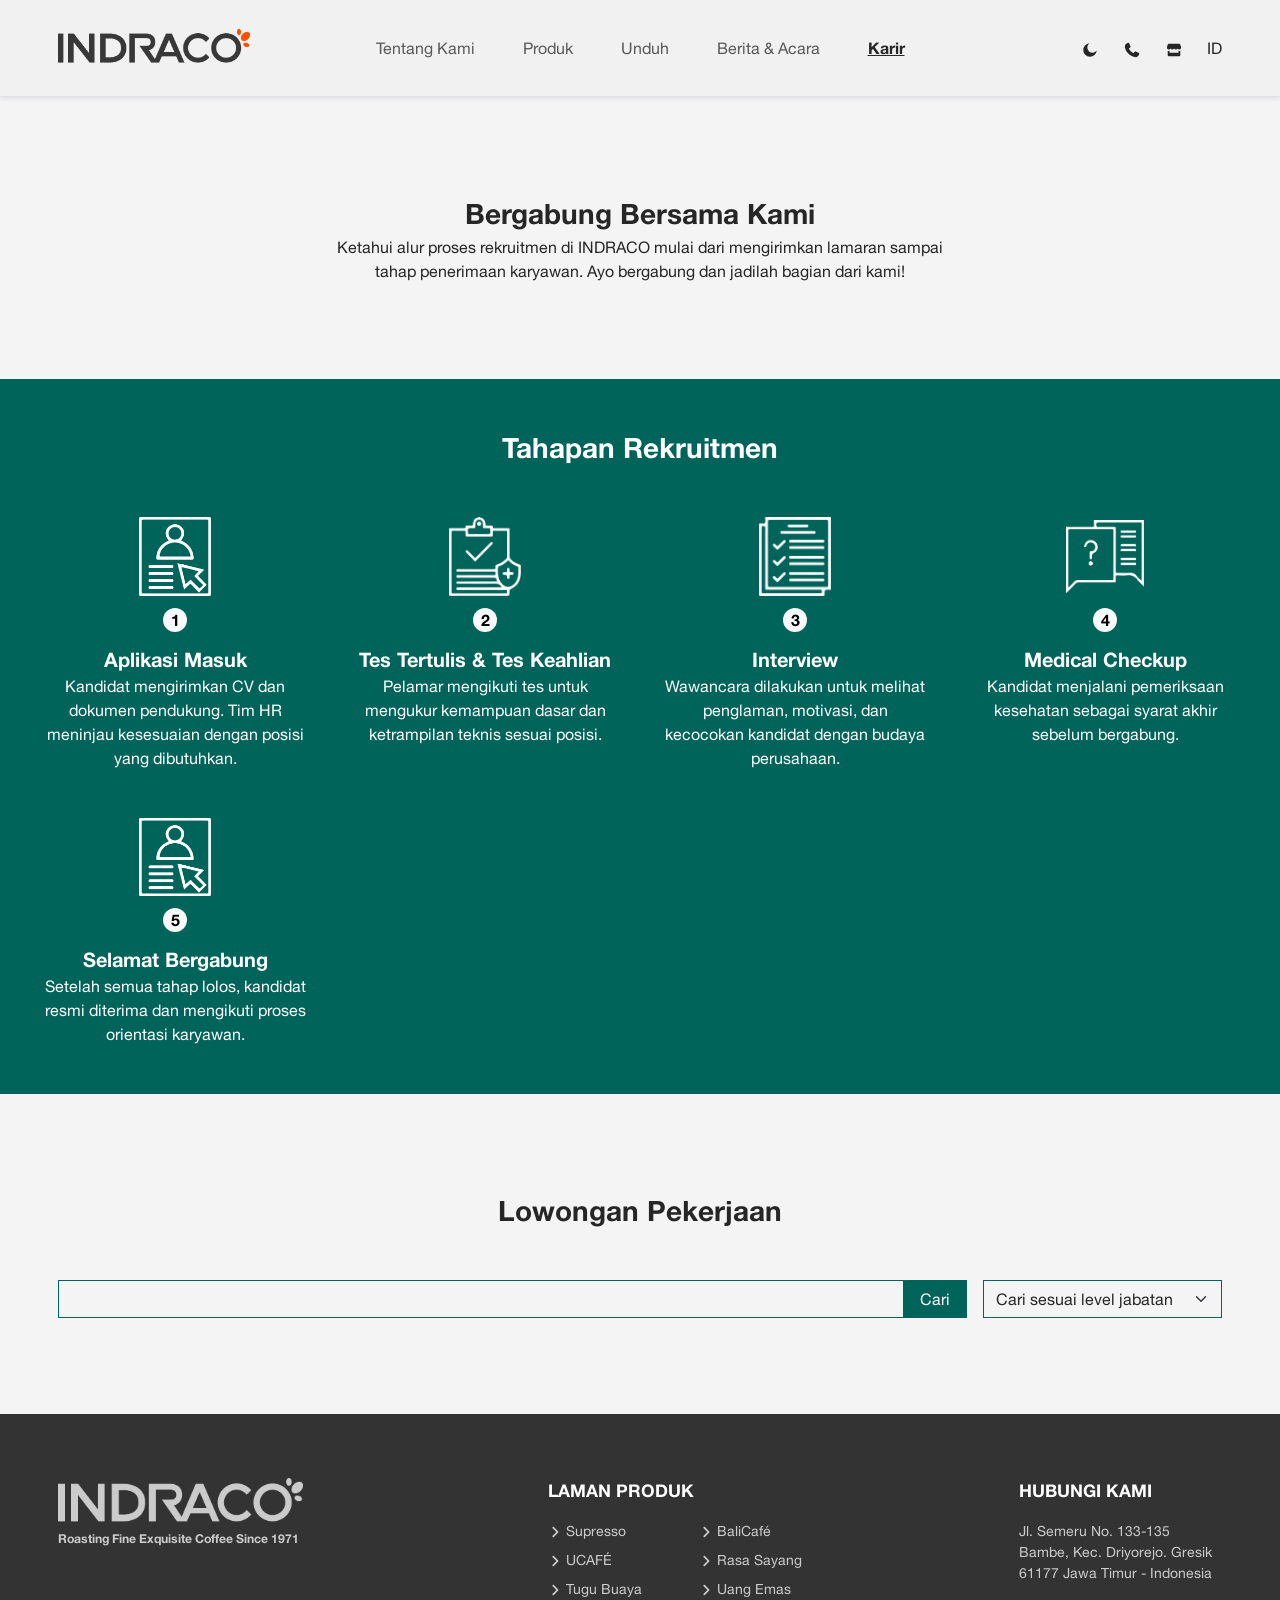
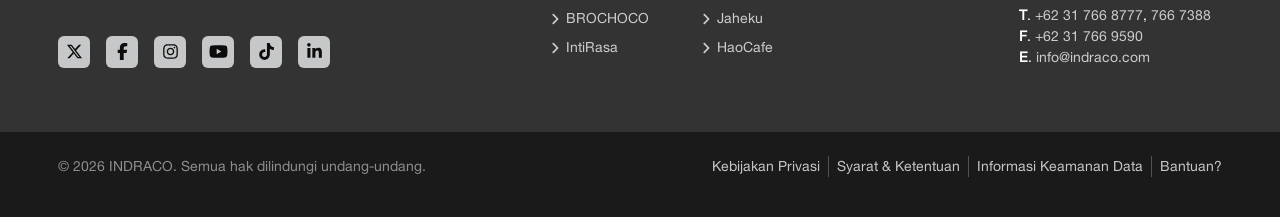
<file: indraco_v2/career.html>
<!DOCTYPE html>
<html lang="en">
<head>
   <script src="partials/head.js"></script>   
   <title>INDRACO &bull; Karir</title>
   <!-- <style>* {outline: solid 1px green;}</style> -->
</head>
<body>
   <header class="sticky-top">
      <script src="partials/navbar.js"></script>
   </header>
   <script src="partials/offcanvas-mobile.js"></script>
   <main>

      <section class="py-5">
         <div class="container py-lg-5">
            <p class="text-center mx-auto mb-0" style="max-width: 40rem;">
               <b class="fs-3 fw-bold text-capitalize">bergabung bersama kami</b>
               <br>
               Ketahui alur proses rekruitmen di INDRACO mulai dari mengirimkan lamaran sampai tahap penerimaan karyawan. Ayo bergabung dan jadilah bagian dari kami!
            </p>
         </div>
      </section>

      <section class="py-5 text-bg-primary">
         <div class="container-fluid">
            <p class="text-center fs-3 fw-bold text-capitalize mb-5">tahapan rekruitmen</p>
            <div class="d-grid mx-auto row-gap-5" style="grid-template-columns: repeat(auto-fit, minmax(250px, 1fr)); max-width: 1920px;">

               <div class="d-flex flex-column row-gap-4">
                  <div class="px-4">
                     <div class="ratio ratio-1x1 w-30 mx-auto">
                        <img src="img/career-stages-1.png" alt="" loading="lazy" class="object-fit-contain">
                     </div>
                  </div>
                  <div class="position-relative text-center d-flex justify-content-end align-items-center">
                     <div class="w-50 border border-1 border-white d-none d-xxl-block"></div>
                     <p class="text-bg-light text-center fw-bold p-1 position-absolute top-50 start-50 translate-middle z-1 lh-1 rounded-circle d-flex justify-content-center align-items-center" style="width: 24px; height: 24px;">1</p>
                  </div>
                  <div class="px-4">
                     <p class="text-center mb-0">
                        <b class="fs-5 fw-bold text-capitalize">aplikasi masuk</b>
                        <br>
                        Kandidat mengirimkan CV dan dokumen pendukung. Tim HR meninjau kesesuaian dengan posisi yang dibutuhkan. 
                     </p>
                  </div>
               </div>
               
               <div class="d-flex flex-column row-gap-4">
                  <div class="px-4">
                     <div class="ratio ratio-1x1 w-30 mx-auto">
                        <img src="img/career-stages-2.png" alt="" loading="lazy" class="object-fit-contain">
                     </div>
                  </div>
                  <div class="position-relative text-center d-flex justify-content-center align-items-center">
                     <div class="w-100 border border-1 border-white d-none d-xxl-block"></div>
                     <p class="text-bg-light text-center fw-bold p-1 position-absolute top-50 start-50 translate-middle z-1 lh-1 rounded-circle d-flex justify-content-center align-items-center" style="width: 24px; height: 24px;">2</p>
                  </div>
                  <div class="px-4">
                     <p class="text-center mb-0">
                        <b class="fs-5 fw-bold text-capitalize">tes tertulis & tes keahlian</b>
                        <br>
                        Pelamar mengikuti tes untuk mengukur kemampuan dasar dan ketrampilan teknis sesuai posisi. 
                     </p>
                  </div>
               </div>
               
               <div class="d-flex flex-column row-gap-4">
                  <div class="px-4">
                     <div class="ratio ratio-1x1 w-30 mx-auto">
                        <img src="img/career-stages-3.png" alt="" loading="lazy" class="object-fit-contain">
                     </div>
                  </div>
                  <div class="position-relative text-center d-flex justify-content-center align-items-center">
                     <div class="w-100 border border-1 border-white d-none d-xxl-block"></div>
                     <p class="text-bg-light text-center fw-bold p-1 position-absolute top-50 start-50 translate-middle z-1 lh-1 rounded-circle d-flex justify-content-center align-items-center" style="width: 24px; height: 24px;">3</p>
                  </div>
                  <div class="px-4">
                     <p class="text-center mb-0">
                        <b class="fs-5 fw-bold text-capitalize">interview</b>
                        <br>
                        Wawancara dilakukan untuk melihat penglaman, motivasi, dan kecocokan kandidat dengan budaya perusahaan. 
                     </p>
                  </div>
               </div>
               
               <div class="d-flex flex-column row-gap-4">
                  <div class="px-4">
                     <div class="ratio ratio-1x1 w-30 mx-auto">
                        <img src="img/career-stages-4.png" alt="" loading="lazy" class="object-fit-contain">
                     </div>
                  </div>
                  <div class="position-relative text-center d-flex justify-content-center align-items-center">
                     <div class="w-100 border border-1 border-white d-none d-xxl-block"></div>
                     <p class="text-bg-light text-center fw-bold p-1 position-absolute top-50 start-50 translate-middle z-1 lh-1 rounded-circle d-flex justify-content-center align-items-center" style="width: 24px; height: 24px;">4</p>
                  </div>
                  <div class="px-4">
                     <p class="text-center mb-0">
                        <b class="fs-5 fw-bold text-capitalize">medical checkup</b>
                        <br>
                        Kandidat menjalani pemeriksaan kesehatan sebagai syarat akhir sebelum bergabung. 
                     </p>
                  </div>
               </div>
               
               <div class="d-flex flex-column row-gap-4">
                  <div class="px-4">
                     <div class="ratio ratio-1x1 w-30 mx-auto">
                        <img src="img/career-stages-1.png" alt="" loading="lazy" class="object-fit-contain">
                     </div>
                  </div>
                  <div class="position-relative text-center d-flex justify-content-start align-items-center">
                     <div class="w-50 border border-1 border-white d-none d-xxl-block"></div>
                     <p class="text-bg-light text-center fw-bold p-1 position-absolute top-50 start-50 translate-middle z-1 lh-1 rounded-circle d-flex justify-content-center align-items-center" style="width: 24px; height: 24px;">5</p>
                  </div>
                  <div class="px-4">
                     <p class="text-center mb-0">
                        <b class="fs-5 fw-bold text-capitalize">selamat bergabung</b>
                        <br>
                        Setelah semua tahap lolos, kandidat resmi diterima dan mengikuti proses orientasi karyawan. 
                     </p>
                  </div>
               </div>
               
            </div>
         </div>
      </section>

      <section class="py-5">
         <div class="container py-lg-5">
            <p class="text-center fs-3 fw-bold text-capitalize mb-5">lowongan pekerjaan</p>
            <form action="" class="d-flex gap-3">
               <div class="form-group flex-grow-1">
                  <div class="input-group">
                     <input type="search" class="form-control rounded-0 border-primary">
                     <button class="btn btn-primary rounded-0 px-3">Cari</button>
                  </div>
               </div>
               <div class="form-group">
                  <select name="" id="" class="form-select rounded-0 border-primary pe-5">
                     <option value="0">Cari sesuai level jabatan</option>
                     <option value="1">direktur</option>
                     <option value="2">manager</option>
                     <option value="3">supervisor</option>
                     <option value="4">staff</option>
                     <option value="5">buruh</option>
                  </select>
               </div>
            </form>
         </div>
      </section>

   </main>
   <script src="partials/footer.js"></script>
   <script src="js/frontend.js"></script>
   <script>
      $(document).ready(function () {
         $('nav[aria-label="primary navigation (mobile)"]>ul>li:nth-child(5)>a, nav[aria-label="primary navigation (mobile)"]>ul>li:nth-of-type(5)>a, nav[aria-label="primary navigation (desktop)"]>ul>li:nth-child(5)>a, nav[aria-label="primary navigation (desktop)"]>ul>li:nth-of-type(5)>a').addClass('active');
      });
   </script>
</body>
</html>
</file>
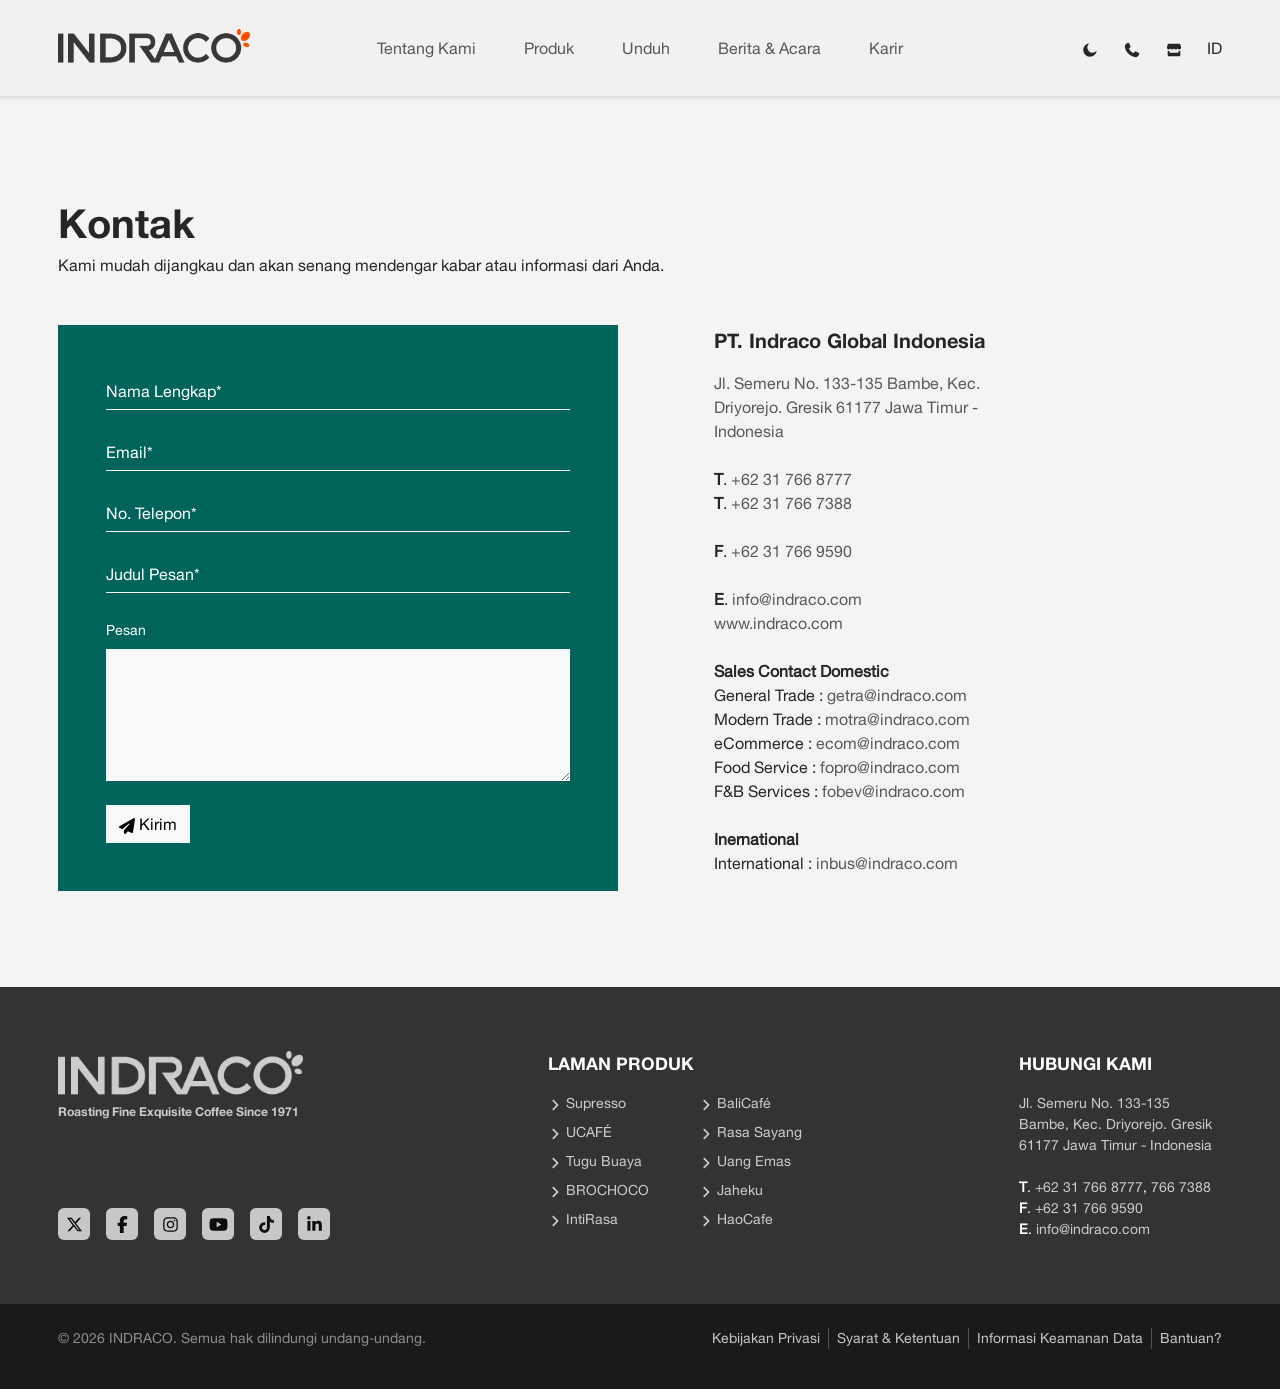
<file: indraco_v2/contact.html>
<!DOCTYPE html>
<html lang="en">
<head>
   <script src="partials/head.js"></script>   
   <title>INDRACO &bull; Kontak</title>
   <!-- <style>* {outline: solid 1px green;}</style> -->
</head>
<body>
   <header class="sticky-top">
      <script src="partials/navbar.js"></script>
   </header>
   <script src="partials/offcanvas-mobile.js"></script>
   <main>

      <section class="py-5">
         <div class="container py-lg-5">
            <p class="mb-5">
               <b class="fs-1 fw-bold text-capitalize">kontak</b>
               <br>
               Kami mudah dijangkau dan akan senang mendengar kabar atau informasi dari Anda.
            </p>
            <div class="d-flex flex-wrap gap-5">

               <form action="" class="text-bg-primary d-flex flex-column row-gap-4 p-4 p-sm-5 w-100" style="max-width: 560px;">
                  <div class="form-group">
                     <input type="text" class="form-control rounded-0 border-light border-start-0 border-top-0 border-end-0 shadow-none px-0 text-white bg-transparent" placeholder="Nama Lengkap*">
                  </div>
                  <div class="form-group">
                     <input type="email" class="form-control rounded-0 border-light border-start-0 border-top-0 border-end-0 shadow-none px-0 text-white bg-transparent" placeholder="Email*">
                  </div>
                  <div class="form-group">
                     <input type="number" class="form-control rounded-0 border-light border-start-0 border-top-0 border-end-0 shadow-none px-0 text-white bg-transparent" placeholder="No. Telepon*">
                  </div>
                  <div class="form-group">
                     <input type="text" class="form-control rounded-0 border-light border-start-0 border-top-0 border-end-0 shadow-none px-0 text-white bg-transparent" placeholder="Judul Pesan*">
                  </div>
                  <div class="form-group">
                     <label for="#pesan" class="form-label small">Pesan</label>
                     <textarea name="" id="pesan" cols="1" rows="5" class="form-control rounded-0 border-0 text-bg-light"></textarea>
                  </div>
                  <div class="from-group">
                     <button class="btn btn-light rounded-0">
                        <svg xmlns="http://www.w3.org/2000/svg" viewBox="0 0 512 512" width="1em" height="1em"><path fill="currentColor" d="M498.1 5.6c10.1 7 15.4 19.1 13.5 31.2l-64 416c-1.5 9.7-7.4 18.2-16 23s-18.9 5.4-28 1.6L284 427.7l-68.5 74.1c-8.9 9.7-22.9 12.9-35.2 8.1S160 493.2 160 480l0-83.6c0-4 1.5-7.8 4.2-10.8L331.8 202.8c5.8-6.3 5.6-16-.4-22s-15.7-6.4-22-.7L106 360.8 17.7 316.6C7.1 311.3 .3 300.7 0 288.9s5.9-22.8 16.1-28.7l448-256c10.7-6.1 23.9-5.5 34 1.4z"/></svg> 
                        Kirim
                     </button>
                  </div>
               </form>

               <div class="w-100 w-lg-30 ps-lg-5">
                  <p class="fs-5 fw-bold">PT. Indraco Global Indonesia</p>
                  <address>
                     <a href="https://maps.app.goo.gl/QFxLopT45ZBAvngk6" target="_blank" class="link-hover-underline">Jl. Semeru No. 133-135 Bambe, Kec. Driyorejo. Gresik 61177 Jawa Timur - Indonesia</a>
                     <br><br>
                     <b>T</b>. <a href="tel:+62317668777" target="_blank" class="link-hover-underline">+62 31 766 8777</a>
                     <br>
                     <b>T</b>. <a href="tel:+62317667388" target="_blank" class="link-hover-underline">+62 31 766 7388</a>
                     <br><br>
                     <b>F</b>. <a href="fax:+62317669590" target="_blank" class="link-hover-underline">+62 31 766 9590</a>
                     <br><br>
                     <b>E</b>. <a href="mailto:info@indraco.com" target="_blank" class="link-hover-underline">info@indraco.com</a>
                     <br>
                     <a href="index.html" class="link-hover-underline">www.indraco.com</a>
                     <br><br>
                     <b>Sales Contact Domestic</b>
                     <br>
                     General Trade : <a href="mailto:getra@indraco.com" class="link-hover-underline">getra@indraco.com</a>
                     <br>
                     Modern Trade : <a href="mailto:motra@indraco.com" class="link-hover-underline">motra@indraco.com</a>
                     <br>
                     eCommerce : <a href="mailto:ecom@indraco.com" class="link-hover-underline">ecom@indraco.com</a>
                     <br>
                     Food Service : <a href="mailto:fopro@indraco.com" class="link-hover-underline">fopro@indraco.com</a>
                     <br>
                     F&amp;B Services : <a href="mailto:fobev@indraco.com" class="link-hover-underline">fobev@indraco.com</a>
                     <br><br>
                     <b>Inernational</b>
                     <br>
                     International : <a href="mailto:inbus@indraco.com" class="link-hover-underline">inbus@indraco.com</a>
                  </address>
               </div>
               
            </div>
         </div>
      </section>

   </main>
   <script src="partials/footer.js"></script>
   <script src="js/frontend.js"></script>
</body>
</html>
</file>
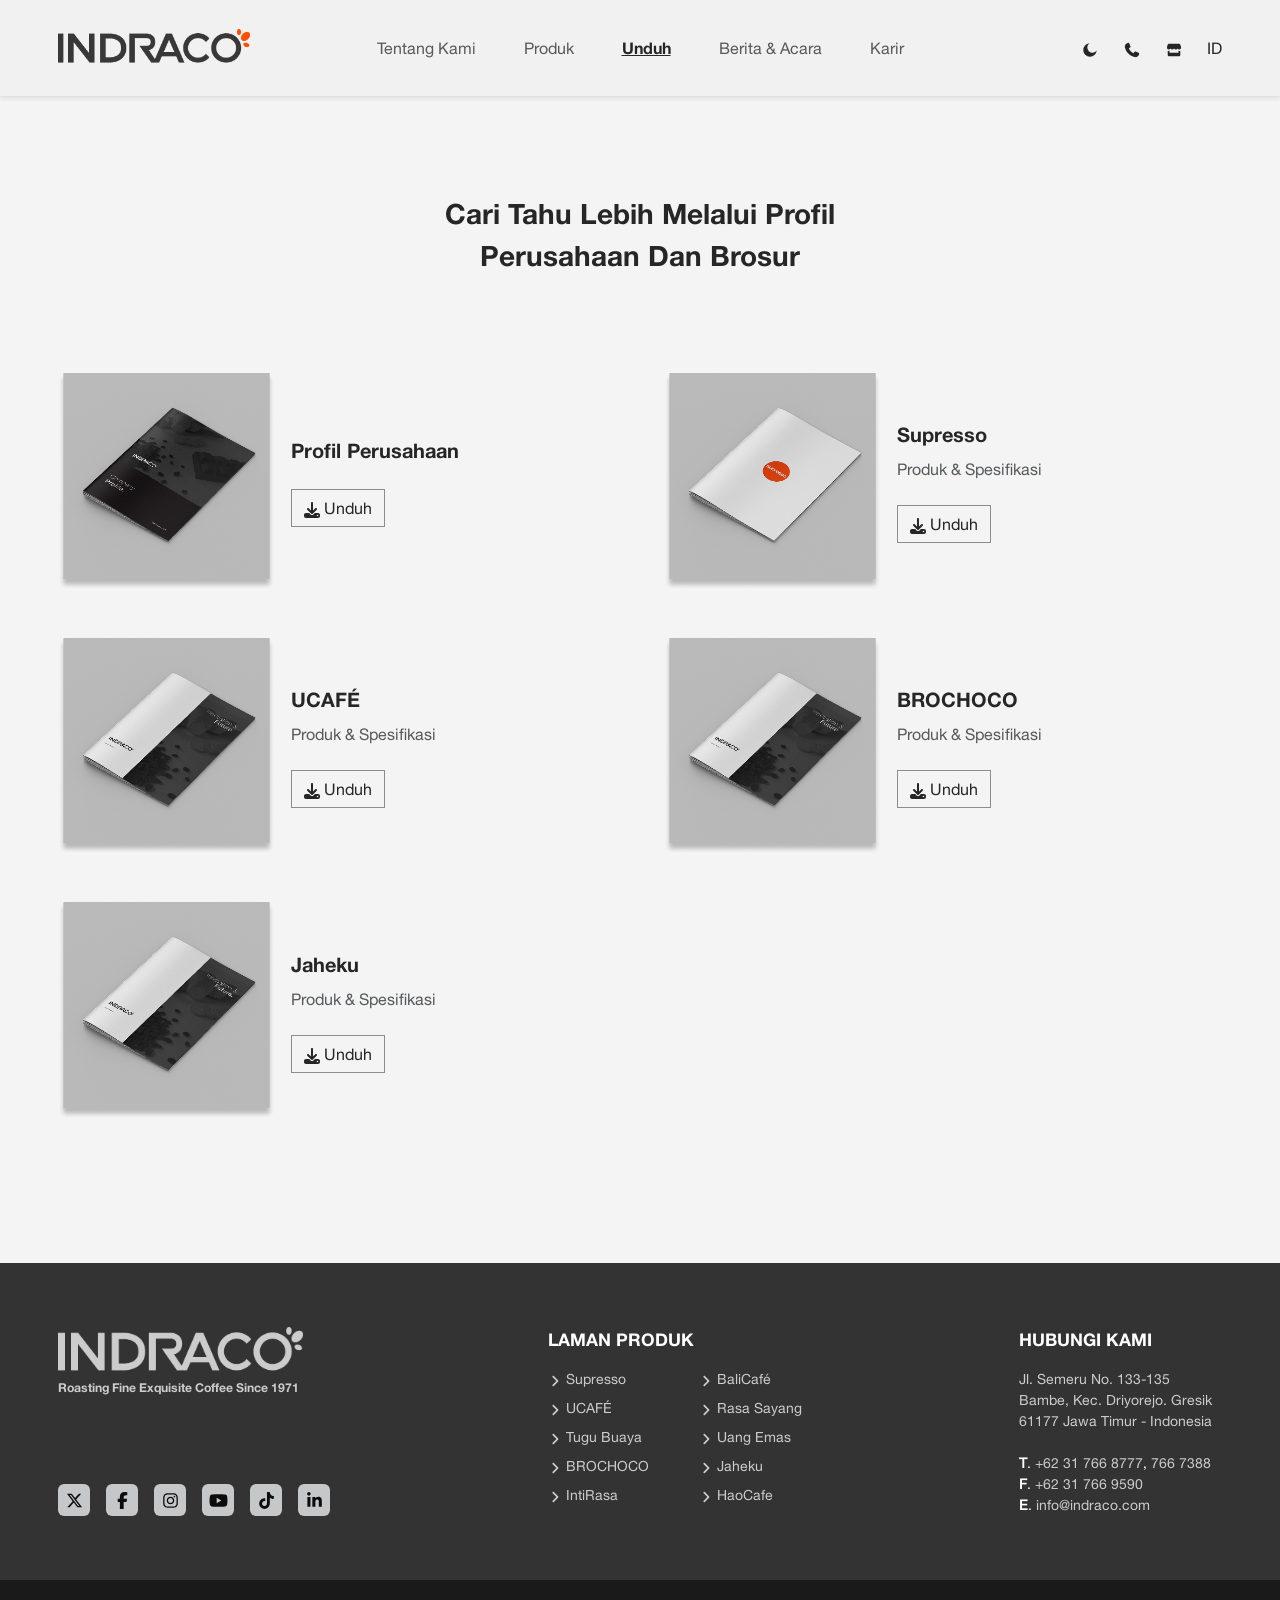
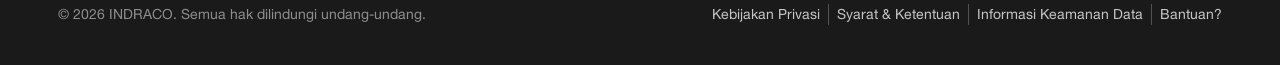
<file: indraco_v2/download.html>
<!DOCTYPE html>
<html lang="en">
<head>
   <script src="partials/head.js"></script>    
   <title>INDRACO &bull; Unduh</title>
   <!-- <style>* {outline: solid 1px green;}</style> -->
</head>
<body>
   <header class="sticky-top">
      <script src="partials/navbar.js"></script>
   </header>
   <script src="partials/offcanvas-mobile.js"></script>
   <main>

      <section class="py-5">
         <div class="container py-lg-5">
            <p class="fs-3 fw-bold text-capitalize text-center mb-5 mx-auto" style="max-width: 32rem;">
               Cari Tahu Lebih Melalui Profil Perusahaan dan Brosur
            </p>
            <div class="py-lg-5">
               <div class="d-grid gap-3 grid-cols-1 grid-cols-md-2 gap-md-4 gap-xl-5">

                  <div class="d-flex align-items-center gap-3">
                     <div class="w-40">
                        <div class="ratio ratio-1x1">
                           <img src="img/book-company-profile.png" alt="" loading="lazy" class="object-fit-contain">
                        </div>
                     </div>
                     <div class="w-60">
                        <p class="fs-5 fw-bold text-capitalize mb-2">profil perusahaan</p>
                        <p class="text-capitalize text-muted mb-4"></p>
                        <a href="#" class="btn btn-invert rounded-0">
                           <svg xmlns="http://www.w3.org/2000/svg" viewBox="0 0 512 512" width="1em" height="1em"><path fill="currentColor" d="M288 32c0-17.7-14.3-32-32-32s-32 14.3-32 32l0 242.7-73.4-73.4c-12.5-12.5-32.8-12.5-45.3 0s-12.5 32.8 0 45.3l128 128c12.5 12.5 32.8 12.5 45.3 0l128-128c12.5-12.5 12.5-32.8 0-45.3s-32.8-12.5-45.3 0L288 274.7 288 32zM64 352c-35.3 0-64 28.7-64 64l0 32c0 35.3 28.7 64 64 64l384 0c35.3 0 64-28.7 64-64l0-32c0-35.3-28.7-64-64-64l-101.5 0-45.3 45.3c-25 25-65.5 25-90.5 0L165.5 352 64 352zm368 56a24 24 0 1 1 0 48 24 24 0 1 1 0-48z"/></svg> 
                           Unduh
                        </a>
                     </div>
                  </div>

                  <div class="d-flex align-items-center gap-3">
                     <div class="w-40">
                        <div class="ratio ratio-1x1">
                           <img src="img/book-supresso.png" alt="" loading="lazy" class="object-fit-contain">
                        </div>
                     </div>
                     <div class="w-60">
                        <p class="fs-5 fw-bold text-capitalize mb-2">supresso</p>
                        <p class="text-capitalize text-muted mb-4">produk & spesifikasi</p>
                        <a href="#" class="btn btn-invert rounded-0">
                           <svg xmlns="http://www.w3.org/2000/svg" viewBox="0 0 512 512" width="1em" height="1em"><path fill="currentColor" d="M288 32c0-17.7-14.3-32-32-32s-32 14.3-32 32l0 242.7-73.4-73.4c-12.5-12.5-32.8-12.5-45.3 0s-12.5 32.8 0 45.3l128 128c12.5 12.5 32.8 12.5 45.3 0l128-128c12.5-12.5 12.5-32.8 0-45.3s-32.8-12.5-45.3 0L288 274.7 288 32zM64 352c-35.3 0-64 28.7-64 64l0 32c0 35.3 28.7 64 64 64l384 0c35.3 0 64-28.7 64-64l0-32c0-35.3-28.7-64-64-64l-101.5 0-45.3 45.3c-25 25-65.5 25-90.5 0L165.5 352 64 352zm368 56a24 24 0 1 1 0 48 24 24 0 1 1 0-48z"/></svg> 
                           Unduh
                        </a>
                     </div>
                  </div>

                  <div class="d-flex align-items-center gap-3">
                     <div class="w-40">
                        <div class="ratio ratio-1x1">
                           <img src="img/book-ucafe.png" alt="" loading="lazy" class="object-fit-contain">
                        </div>
                     </div>
                     <div class="w-60">
                        <p class="fs-5 fw-bold text-capitalize mb-2">UCAFÉ</p>
                        <p class="text-capitalize text-muted mb-4">produk & spesifikasi</p>
                        <a href="#" class="btn btn-invert rounded-0">
                           <svg xmlns="http://www.w3.org/2000/svg" viewBox="0 0 512 512" width="1em" height="1em"><path fill="currentColor" d="M288 32c0-17.7-14.3-32-32-32s-32 14.3-32 32l0 242.7-73.4-73.4c-12.5-12.5-32.8-12.5-45.3 0s-12.5 32.8 0 45.3l128 128c12.5 12.5 32.8 12.5 45.3 0l128-128c12.5-12.5 12.5-32.8 0-45.3s-32.8-12.5-45.3 0L288 274.7 288 32zM64 352c-35.3 0-64 28.7-64 64l0 32c0 35.3 28.7 64 64 64l384 0c35.3 0 64-28.7 64-64l0-32c0-35.3-28.7-64-64-64l-101.5 0-45.3 45.3c-25 25-65.5 25-90.5 0L165.5 352 64 352zm368 56a24 24 0 1 1 0 48 24 24 0 1 1 0-48z"/></svg> 
                           Unduh
                        </a>
                     </div>
                  </div>

                  <div class="d-flex align-items-center gap-3">
                     <div class="w-40">
                        <div class="ratio ratio-1x1">
                           <img src="img/book-brochoco.png" alt="" loading="lazy" class="object-fit-contain">
                        </div>
                     </div>
                     <div class="w-60">
                        <p class="fs-5 fw-bold text-capitalize mb-2">BROCHOCO</p>
                        <p class="text-capitalize text-muted mb-4">produk & spesifikasi</p>
                        <a href="#" class="btn btn-invert rounded-0">
                           <svg xmlns="http://www.w3.org/2000/svg" viewBox="0 0 512 512" width="1em" height="1em"><path fill="currentColor" d="M288 32c0-17.7-14.3-32-32-32s-32 14.3-32 32l0 242.7-73.4-73.4c-12.5-12.5-32.8-12.5-45.3 0s-12.5 32.8 0 45.3l128 128c12.5 12.5 32.8 12.5 45.3 0l128-128c12.5-12.5 12.5-32.8 0-45.3s-32.8-12.5-45.3 0L288 274.7 288 32zM64 352c-35.3 0-64 28.7-64 64l0 32c0 35.3 28.7 64 64 64l384 0c35.3 0 64-28.7 64-64l0-32c0-35.3-28.7-64-64-64l-101.5 0-45.3 45.3c-25 25-65.5 25-90.5 0L165.5 352 64 352zm368 56a24 24 0 1 1 0 48 24 24 0 1 1 0-48z"/></svg> 
                           Unduh
                        </a>
                     </div>
                  </div>

                  <div class="d-flex align-items-center gap-3">
                     <div class="w-40">
                        <div class="ratio ratio-1x1">
                           <img src="img/book-jaheku.png" alt="" loading="lazy" class="object-fit-contain">
                        </div>
                     </div>
                     <div class="w-60">
                        <p class="fs-5 fw-bold text-capitalize mb-2">jaheku</p>
                        <p class="text-capitalize text-muted mb-4">produk & spesifikasi</p>
                        <a href="#" class="btn btn-invert rounded-0">
                           <svg xmlns="http://www.w3.org/2000/svg" viewBox="0 0 512 512" width="1em" height="1em"><path fill="currentColor" d="M288 32c0-17.7-14.3-32-32-32s-32 14.3-32 32l0 242.7-73.4-73.4c-12.5-12.5-32.8-12.5-45.3 0s-12.5 32.8 0 45.3l128 128c12.5 12.5 32.8 12.5 45.3 0l128-128c12.5-12.5 12.5-32.8 0-45.3s-32.8-12.5-45.3 0L288 274.7 288 32zM64 352c-35.3 0-64 28.7-64 64l0 32c0 35.3 28.7 64 64 64l384 0c35.3 0 64-28.7 64-64l0-32c0-35.3-28.7-64-64-64l-101.5 0-45.3 45.3c-25 25-65.5 25-90.5 0L165.5 352 64 352zm368 56a24 24 0 1 1 0 48 24 24 0 1 1 0-48z"/></svg> 
                           Unduh
                        </a>
                     </div>
                  </div>
                  
               </div>
            </div>
         </div>
      </section>

   </main>
   <script src="partials/footer.js"></script>
   <script src="js/frontend.js"></script>
   <script>
      $(document).ready(function () {
         $('nav[aria-label="primary navigation (mobile)"]>ul>li:nth-child(3)>a, nav[aria-label="primary navigation (mobile)"]>ul>li:nth-of-type(3)>a, nav[aria-label="primary navigation (desktop)"]>ul>li:nth-child(3)>a, nav[aria-label="primary navigation (desktop)"]>ul>li:nth-of-type(3)>a').addClass('active');
      });
   </script>
</body>
</html>
</file>
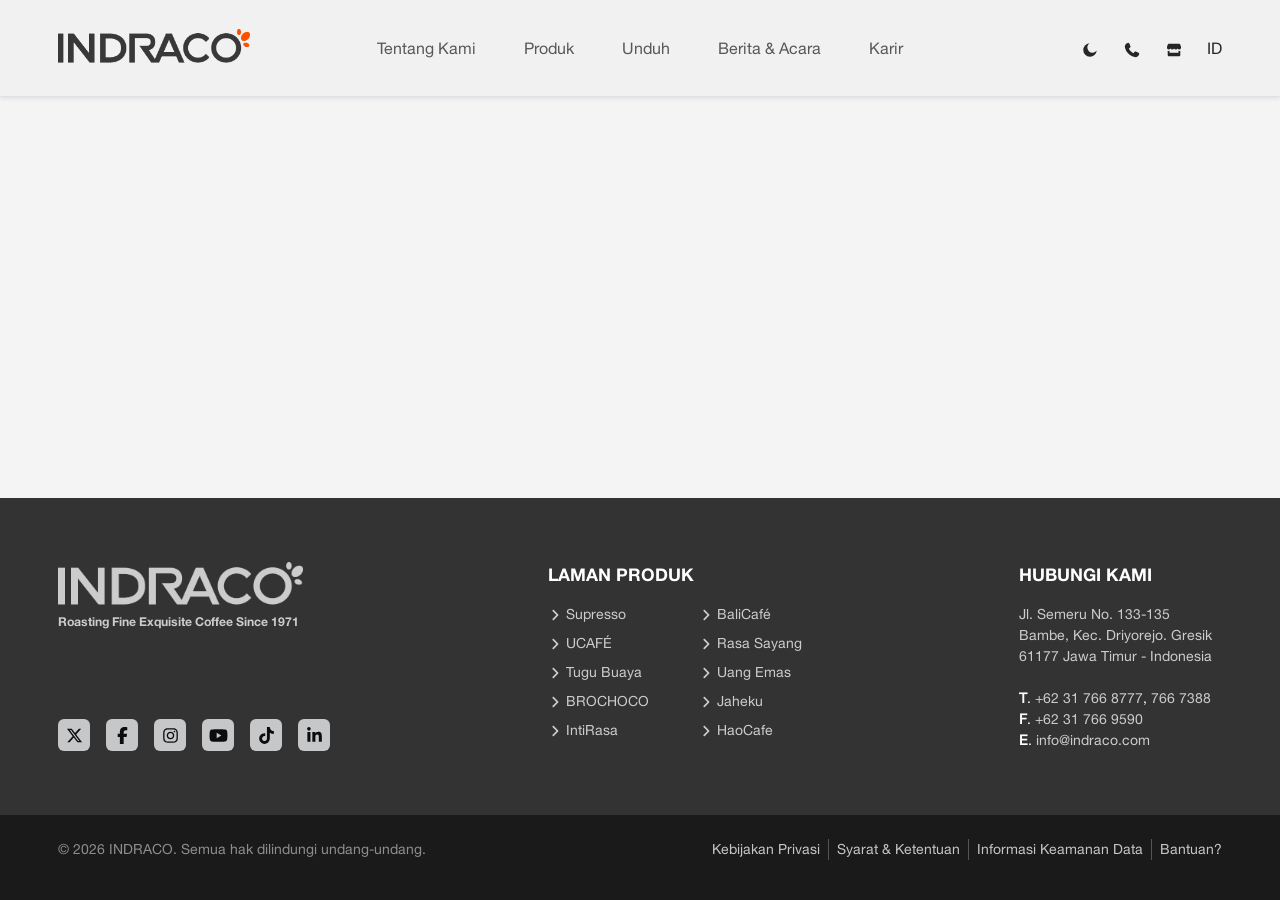
<file: indraco_v2/frontend.html>
<!DOCTYPE html>
<html lang="en">
<head>
   <script src="partials/head.js"></script>   
   <title>INDRACO &bull; Roasting Fine Exquisite Coffee Since 1971</title>
   <!-- <style>* {outline: solid 1px green;}</style> -->
</head>
<body>
   <header class="sticky-top">
      <script src="partials/navbar.js"></script>
   </header>
   <script src="partials/offcanvas-mobile.js"></script>
   <main>
      <section class="py-5">
         <div class="container py-lg-5"></div>
      </section>
   </main>
   <script src="partials/footer.js"></script>

   <script src="js/frontend.js"></script>
</body>
</html>
</file>
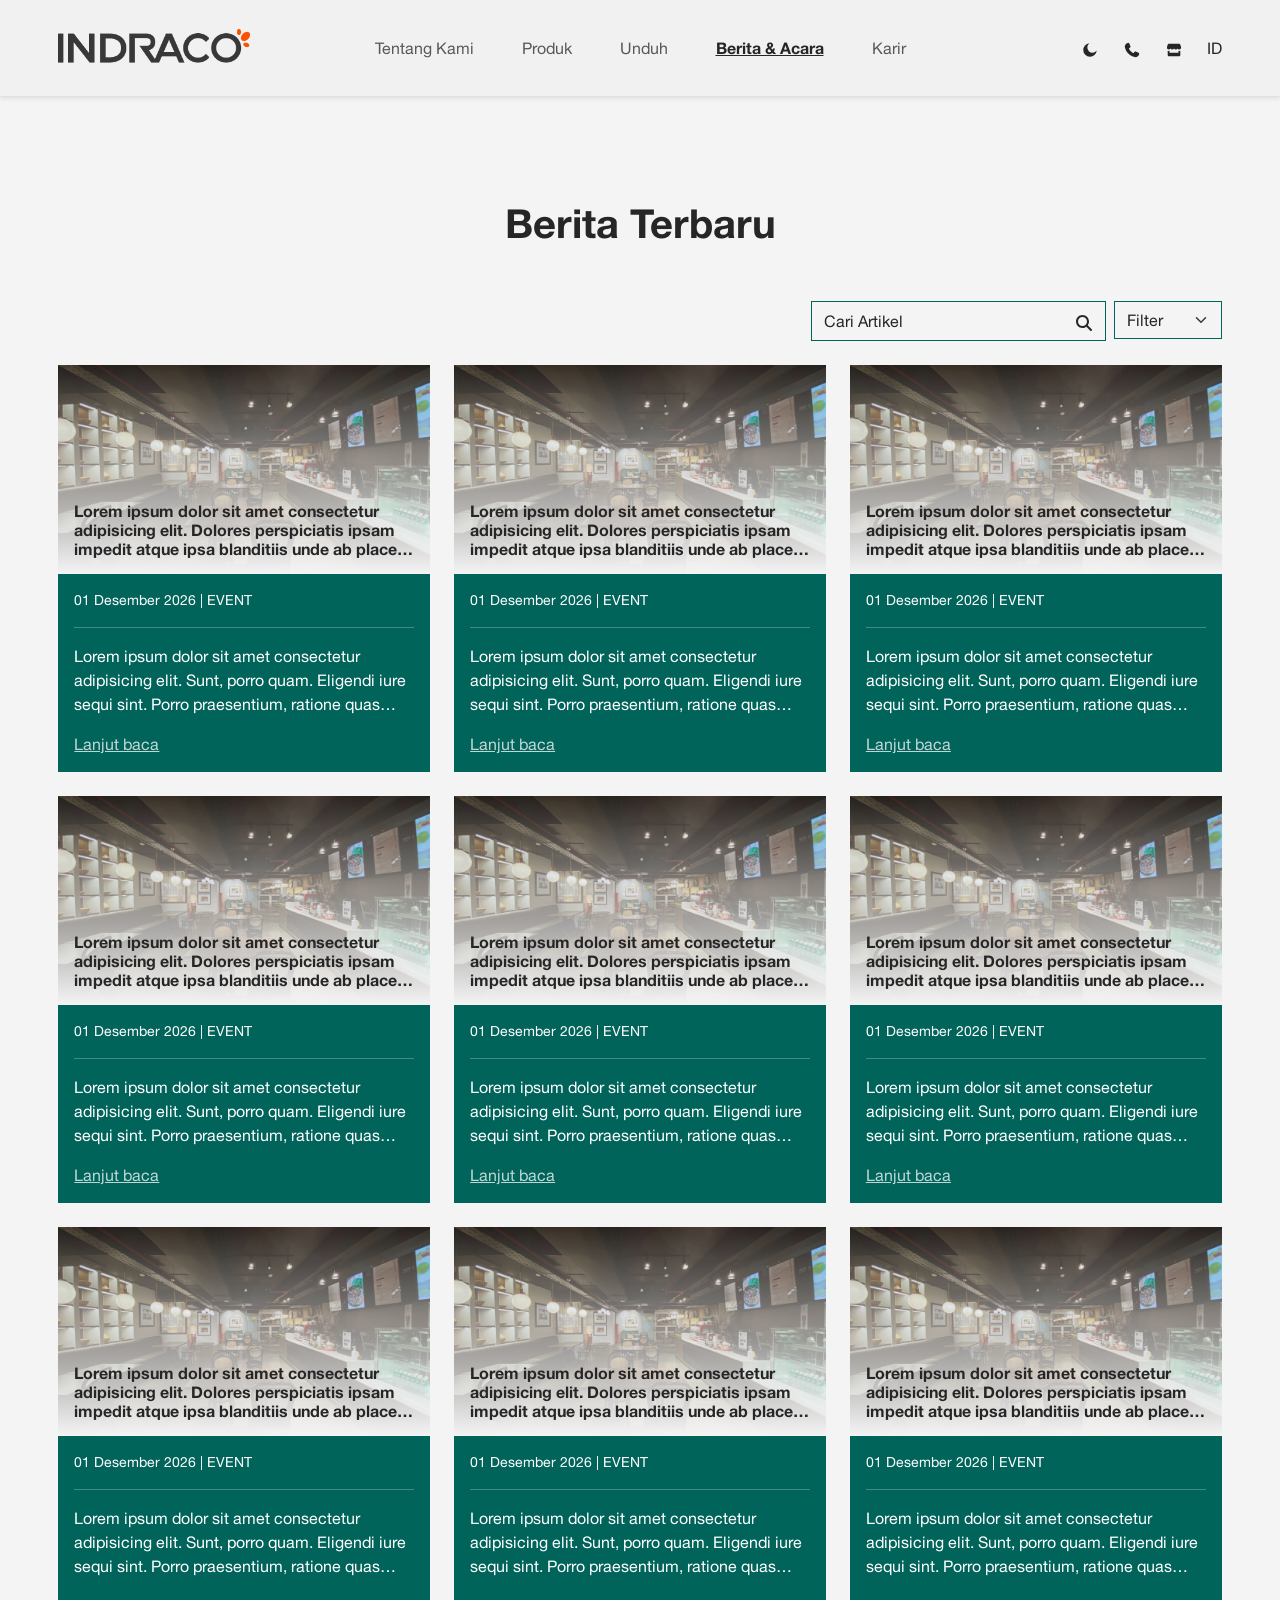
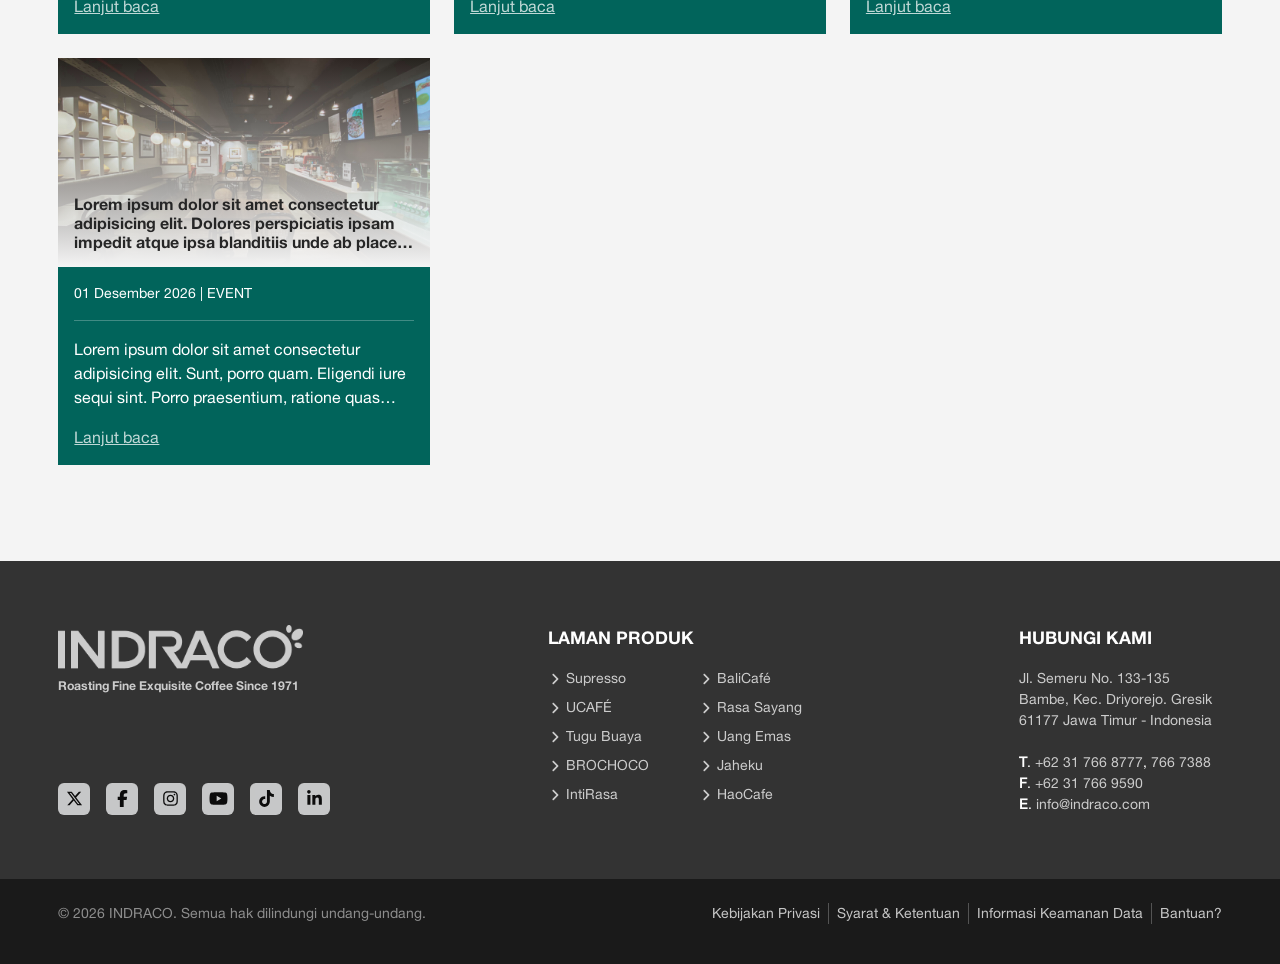
<file: indraco_v2/news.html>
<!DOCTYPE html>
<html lang="en">
<head>
   <script src="partials/head.js"></script>    
   <title>INDRACO &bull; Berita & Acara</title>
   <!-- <style>* {outline: solid 1px green;}</style> -->
   <style>
      .inset-article {
         background-image: linear-gradient(to top, var(--bs-body-bg), transparent);
      }
   </style>
</head>
<body>
   <header class="sticky-top">
      <script src="partials/navbar.js"></script>
   </header>
   <script src="partials/offcanvas-mobile.js"></script>
   <main>

      <section class="py-5">
         <div class="container py-lg-5">
            <p class="fs-1 fw-bold text-capitalize text-center mb-5">berita terbaru</p>

            <form class="d-flex gap-2 mb-4">
               <div class="form-group w-100 w-lg-auto ms-lg-auto">
                  <div class="input-group border border-primary">
                     <input type="search" class="form-control rounded-0 border-0 bg-transparent" placeholder="Cari Artikel">
                     <button class="btn rounded-0">
                        <svg xmlns="http://www.w3.org/2000/svg" viewBox="0 0 512 512" width="1em" height="1em"><path fill="currentColor" d="M416 208c0 45.9-14.9 88.3-40 122.7L502.6 457.4c12.5 12.5 12.5 32.8 0 45.3s-32.8 12.5-45.3 0L330.7 376c-34.4 25.2-76.8 40-122.7 40C93.1 416 0 322.9 0 208S93.1 0 208 0S416 93.1 416 208zM208 352a144 144 0 1 0 0-288 144 144 0 1 0 0 288z"/></svg>
                     </button>
                  </div>
               </div>
               <div class="form-group">
                  <select name="" id="" class="form-select rounded-0 bg-transparent border-primary">
                     <option value="0">Filter</option>
                     <option value="1">option 1</option>
                     <option value="2">option 2</option>
                     <option value="3">option 3</option>
                     <option value="4">option 4</option>
                     <option value="5">option 5</option>
                  </select>
               </div>
            </form>

            <div class="d-grid gap-4" style="grid-template-columns: repeat(auto-fit, minmax(320px, 1fr));">
               <script src="partials/article-item.js"></script>
               <script src="partials/article-item.js"></script>
               <script src="partials/article-item.js"></script>
               <script src="partials/article-item.js"></script>
               <script src="partials/article-item.js"></script>
               <script src="partials/article-item.js"></script>
               <script src="partials/article-item.js"></script>
               <script src="partials/article-item.js"></script>
               <script src="partials/article-item.js"></script>
               <script src="partials/article-item.js"></script>
            </div>
         </div>
      </section>

   </main>
   <script src="partials/footer.js"></script>
   <script src="js/frontend.js"></script>
   <script>
      $(document).ready(function () {
         $('nav[aria-label="primary navigation (mobile)"]>ul>li:nth-child(4)>a, nav[aria-label="primary navigation (mobile)"]>ul>li:nth-of-type(4)>a, nav[aria-label="primary navigation (desktop)"]>ul>li:nth-child(4)>a, nav[aria-label="primary navigation (desktop)"]>ul>li:nth-of-type(4)>a').addClass('active');
      });
   </script>
</body>
</html>
</file>
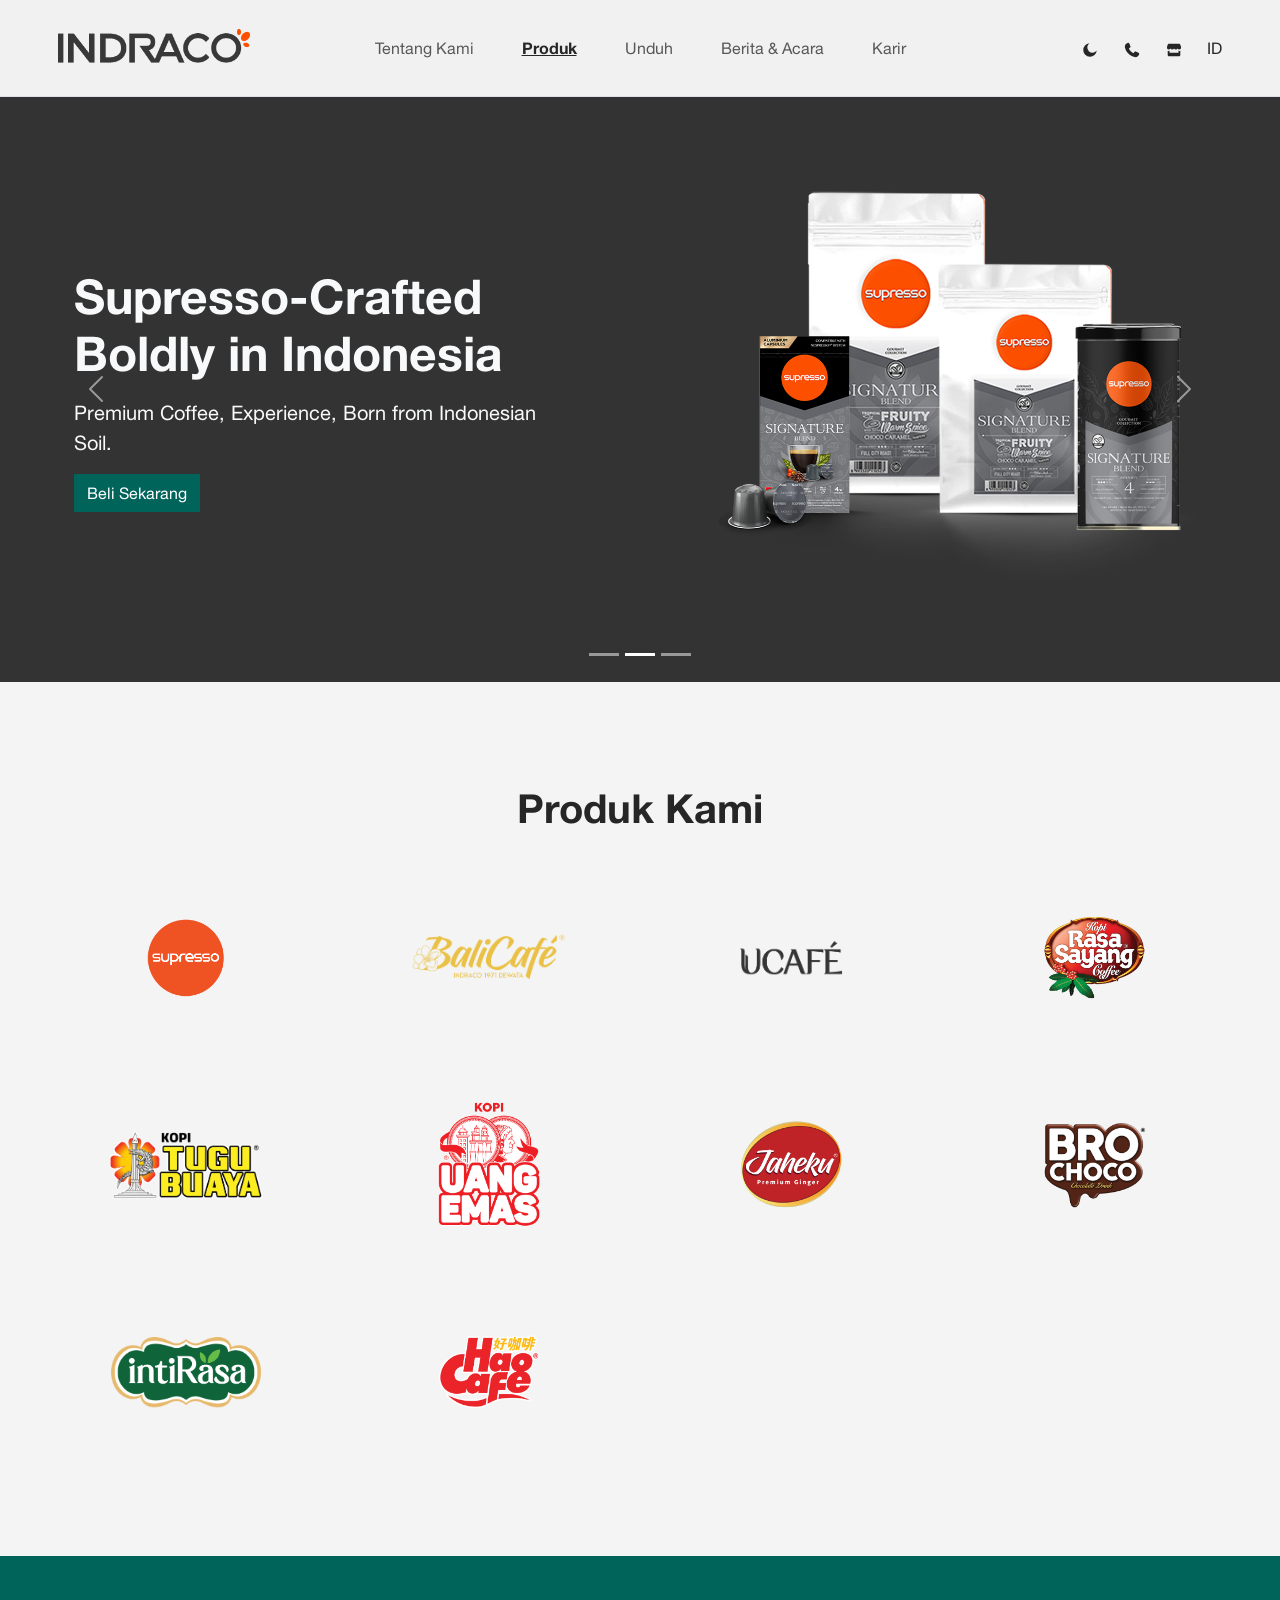
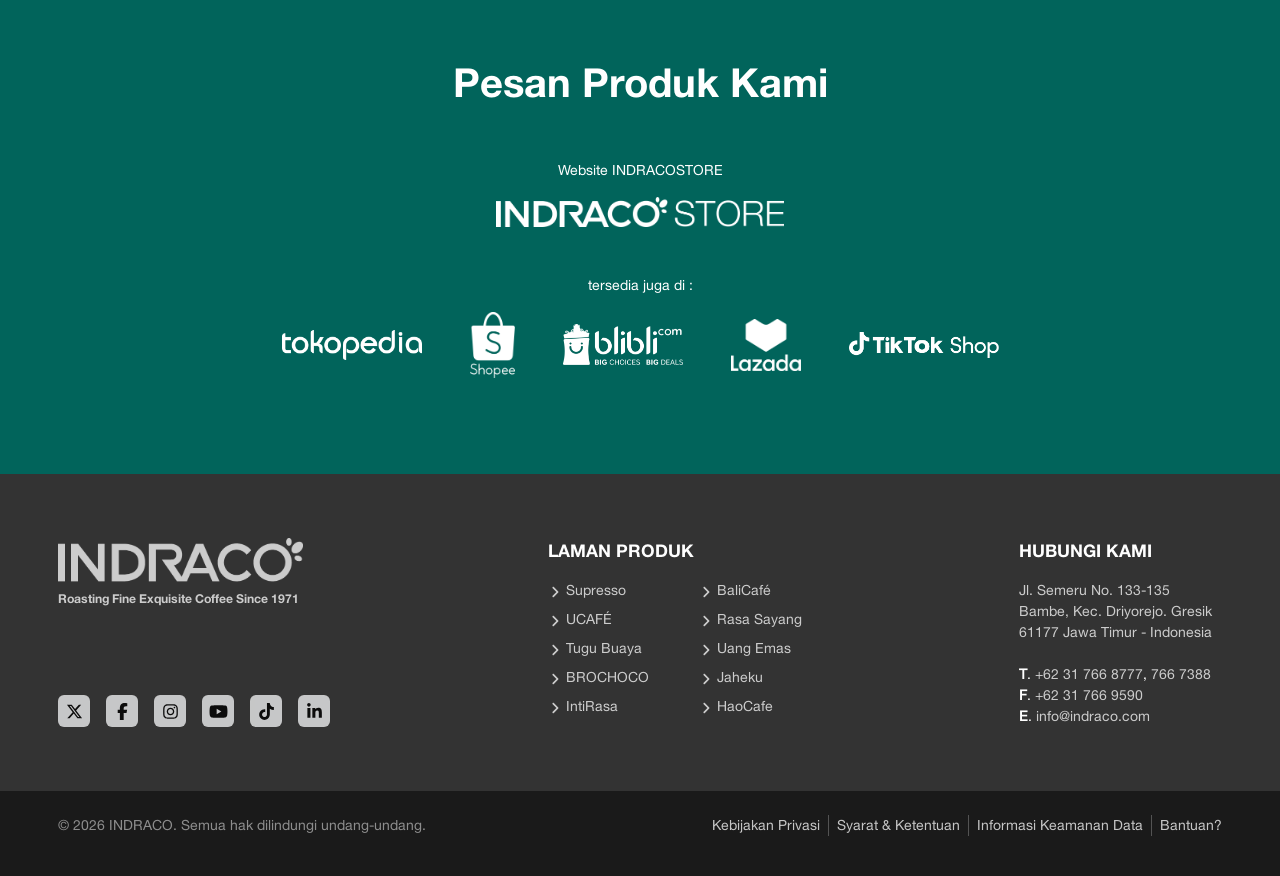
<file: indraco_v2/product.html>
<!DOCTYPE html>
<html lang="en">
<head>
   <script src="partials/head.js"></script>   
   <title>INDRACO &bull; Produk</title>
   <!-- <style>* {outline: solid 1px green;}</style> -->
   <style>
      .brand-img img {
         transition: .5s ease;
         top: 50%;
         left: 50%;
         transform: translate(-50%, -50%);
         transition: .5s ease;
         pointer-events: none !important;
      }
      
      @media (min-width: 992px) {
         .img-product {
            transform: translate(-35%, -50%) !important;
            opacity: 0;
         }
         
         .dropdown:hover .img-product,
         .dropdown:focus .img-product {
            transform: translate(-50%, -50%) !important;
            opacity: 1;
         }
         
         .img-logo {
            opacity: 1;
            transition-delay: .25s;
         }
         
         .dropdown:hover .img-logo,
         .dropdown:focus .img-logo {
            transform: translate(-50%, -35%) !important;
            opacity: 0;
         }
         
         .dropdown-menu {
            top: 75%;
            opacity: 0;
            pointer-events: none;
            transition: .5s ease;
         }

         .dropdown:hover .dropdown-menu,
         .dropdown:focus .dropdown-menu {
            top: 90%;
            opacity: 1;
         }
      }
   </style>
</head>
<body>
   <header class="sticky-top">
      <script src="partials/navbar.js"></script>
   </header>
   <script src="partials/offcanvas-mobile.js"></script>
   <main>

      <section>
         <div id="carousel-banner" class="carousel slide carousel-fade bg-secondary" data-bs-ride="carousel" data-bs-pause="false" data-bs-theme="light">
            <div class="carousel-indicators">
               <button type="button" data-bs-target="#carousel-banner" data-bs-slide-to="0" class="bg-white" aria-label="Slide 1"></button>
               <button type="button" data-bs-target="#carousel-banner" data-bs-slide-to="1" class="bg-white active" aria-label="Slide 2" aria-current="true"></button>
               <button type="button" data-bs-target="#carousel-banner" data-bs-slide-to="2" class="bg-white" aria-label="Slide 3"></button>
            </div>
            <div class="carousel-inner">

               <div class="carousel-item active">
                  <div class="container w-100 py-5">
                     <div class="row py-5 row-gap-3 justify-content-center py-lg-0 justify-content-lg-around align-items-lg-center gx-lg-5">
                        <div class="col col-10 col-md-8 order-lg-2 col-lg-6 col-xl-5">
                           <div class="ratio ratio-1x1">
                              <img src="img/product-banner-image.png" alt="" loading="lazy" class="object-fit-contain top-50 start-50 translate-middle">
                           </div>
                        </div>
                        <div class="col col-10 col-md-8 order-lg-1 col-lg-6 col-xl-5 text-light">
                           <p class="display-5 fw-bold">Supresso-Crafted Boldly in Indonesia</p>
                           <p class="lead">Premium Coffee, Experience, Born from Indonesian Soil.</p>
                           <a href="#" class="btn btn-primary rounded-0">Beli Sekarang</a>
                        </div>
                     </div>
                  </div>
               </div>

            </div>
            <button class="carousel-control-prev" type="button" data-bs-target="#carousel-banner" data-bs-slide="prev">
               <span class="carousel-control-prev-icon" aria-hidden="true"></span>
               <span class="visually-hidden">Previous</span>
            </button>
            <button class="carousel-control-next" type="button" data-bs-target="#carousel-banner" data-bs-slide="next">
               <span class="carousel-control-next-icon" aria-hidden="true"></span>
               <span class="visually-hidden">Next</span>
            </button>
         </div>
      </section>

      <section class="py-5">
         <div class="container py-lg-5" style="max-width: 1600px;">
            <p class="fs-1 fw-bold mb-5 text-center text-capitalize">produk kami</p>
            <nav aria-label="brand product navigation" class="d-grid gap-5" style="grid-template-columns: repeat(auto-fit, minmax(250px, 1fr));">

               <a href="#" class="text-reset text-decoration-none">
                  <div class="dropdown">
                     <div class="ratio ratio-16x9 mb-3 brand-img">
                        <img src="img/logo-supresso.png" data-light="img/logo-supresso.png" data-dark="img/logo-supresso.png" alt="" loading="lazy" class="object-fit-contain w-30 theme-image img-logo z-1">
                        <img src="img/product-banner-image.png" alt="" loading="lazy" class="object-fit-contain img-product z-0 d-none d-lg-block">
                     </div>
                     <div class="dropdown-menu d-block rounded-0 border-0 position-static position-lg-absolute p-lg-3">
                        <p class="fs-5 text-capitalize mb-3"><strong class="fw-bold">supresso</strong> | kopi</p>
                        <p class="fs-lg-small">
                           Dengan biji-biji kopi yang berasal dari timur hingga barat Indonesia, koleksi kopi single-origin Supresso menghasilkan profil rasa yang premium, mewah sekaligus unik. Dengan sepenuh hati, kami fokus menyajikan kopi kualitas tinggi untuk penikmat kopi di seluruh dunia dalam bentuk biji, bubuk, drip, dan kapsul. Nikmati pengalaman kopi Indonesia dalam kualitas dan kemurniannya, bersama Supresso.
                        </p>
                     </div>
                  </div>
               </a>

               <a href="#" class="text-reset text-decoration-none">
                  <div class="dropdown">
                     <div class="ratio ratio-16x9 mb-3 brand-img">
                        <img src="img/logo-balicafe.png" data-light="img/logo-balicafe.png" data-dark="img/logo-balicafe.png" alt="" loading="lazy" class="object-fit-contain w-60 theme-image img-logo z-1">
                        <img src="img/product-banner-image.png" alt="" loading="lazy" class="object-fit-contain img-product z-0 d-none d-lg-block">
                     </div>
                     <div class="dropdown-menu d-block rounded-0 border-0 position-static position-lg-absolute p-lg-3">
                        <p class="fs-5 text-capitalize mb-3"><strong class="fw-bold">BaliCafé</strong> | kopi bali</p>
                        <p class="fs-lg-small">
                           Diracik dari kopi Bali asli, nikmati hasil kreasi Balicafé kami, dan menyatulah dengan tradisi kopi pulau Bali yang magis.
                        </p>
                     </div>
                  </div>
               </a>

               <a href="#" class="text-reset text-decoration-none">
                  <div class="dropdown">
                     <div class="ratio ratio-16x9 mb-3 brand-img">
                        <img src="img/logo-ucafe.png" data-light="img/logo-ucafe.png" data-dark="img/logo-ucafe-invert.png" alt="" loading="lazy" class="object-fit-contain w-40 theme-image img-logo z-1">
                        <img src="img/product-banner-image.png" alt="" loading="lazy" class="object-fit-contain img-product z-0 d-none d-lg-block">
                     </div>
                     <div class="dropdown-menu d-block rounded-0 border-0 position-static position-lg-absolute p-lg-3">
                        <p class="fs-5 text-capitalize mb-3"><strong class="fw-bold">UCAFÉ</strong> | kopi</p>
                        <p class="fs-lg-small">
                           UCAFÉ for “U”. Dirancang untuk menyatukan dunia peminum kopi dari berbagai latar, dengan ragam rasa dan aromanya, UCAFÉ terdepan menemani dirimu yang sesungguhnya, menjaga cita-cita, impian, dan juga kesukaanmu.
                        </p>
                     </div>
                  </div>
               </a>

               <a href="#" class="text-reset text-decoration-none">
                  <div class="dropdown">
                     <div class="ratio ratio-16x9 mb-3 brand-img">
                        <img src="img/logo-rasa-sayang.png" data-light="img/logo-rasa-sayang.png" data-dark="img/logo-rasa-sayang.png" alt="" loading="lazy" class="object-fit-contain w-40 theme-image img-logo z-1">
                        <img src="img/product-banner-image.png" alt="" loading="lazy" class="object-fit-contain img-product z-0 d-none d-lg-block">
                     </div>
                     <div class="dropdown-menu d-block rounded-0 border-0 position-static position-lg-absolute p-lg-3">
                        <p class="fs-5 text-capitalize mb-3"><strong class="fw-bold">Rasa Sayang</strong> | kopi</p>
                        <p class="fs-lg-small">
                           Rasa sayang eh, Rasa sayang sayang eh ~ Diracik pada 1984 dengan rasa dan aroma nostalgia, Rasa sayang membawa penghormatan bagi kopi di masa lalu, sekaligus memupuk rasa nostalgia yang semakin hangat dengan teknik presisi yang lebih baru.
                        </p>
                     </div>
                  </div>
               </a>

               <a href="#" class="text-reset text-decoration-none">
                  <div class="dropdown">
                     <div class="ratio ratio-16x9 mb-3 brand-img">
                        <img src="img/logo-tugu-buaya.png" data-light="img/logo-tugu-buaya.png" data-dark="img/logo-tugu-buaya-invert.png" alt="" loading="lazy" class="object-fit-contain w-60 theme-image img-logo z-1">
                        <img src="img/product-banner-image.png" alt="" loading="lazy" class="object-fit-contain img-product z-0 d-none d-lg-block">
                     </div>
                     <div class="dropdown-menu d-block rounded-0 border-0 position-static position-lg-absolute p-lg-3">
                        <p class="fs-5 text-capitalize mb-3"><strong class="fw-bold">Tugu Buaya</strong> | kopi</p>
                        <p class="fs-lg-small">
                           Bercita rasa kuat serta tekstur tegas. Dikembangkan sejak 1977, Tugu Buaya memiliki rasa yang unik dengan karakter kopi yang diterima semua orang.
                        </p>
                     </div>
                  </div>
               </a>

               <a href="#" class="text-reset text-decoration-none">
                  <div class="dropdown">
                     <div class="ratio ratio-16x9 mb-3 brand-img">
                        <img src="img/logo-uang-emas.png" data-light="img/logo-uang-emas.png" data-dark="img/logo-uang-emas-invert.png" alt="" loading="lazy" class="object-fit-contain w-40 theme-image img-logo z-1">
                        <img src="img/product-banner-image.png" alt="" loading="lazy" class="object-fit-contain img-product z-0 d-none d-lg-block">
                     </div>
                     <div class="dropdown-menu d-block rounded-0 border-0 position-static position-lg-absolute p-lg-3">
                        <p class="fs-5 text-capitalize mb-3"><strong class="fw-bold">Uang Emas</strong> | kopi</p>
                        <p class="fs-lg-small">
                           Dibuat dari biji kopi pilihan, cobalah kopi asli dengan paduan metode pengolahan tradisional dan modern ini. Dari kreasi kopi hitam yang sesungguhnya, temukan nuansa kontemporer yang tiada duanya.
                        </p>
                     </div>
                  </div>
               </a>

               <a href="#" class="text-reset text-decoration-none">
                  <div class="dropdown">
                     <div class="ratio ratio-16x9 mb-3 brand-img">
                        <img src="img/logo-jaheku.png" data-light="img/logo-jaheku.png" data-dark="img/logo-jaheku.png" alt="" loading="lazy" class="object-fit-contain w-40 theme-image img-logo z-1">
                        <img src="img/product-banner-image.png" alt="" loading="lazy" class="object-fit-contain img-product z-0 d-none d-lg-block">
                     </div>
                     <div class="dropdown-menu d-block rounded-0 border-0 position-static position-lg-absolute p-lg-3">
                        <p class="fs-5 text-capitalize mb-3"><strong class="fw-bold">Jaheku</strong> | minuman jahe</p>
                        <p class="fs-lg-small">
                           Jaheku / definisi / “Jahe kesukaanku” dalam bahasa Indonesia. Merupakan bahan pangan yang familiar di banyak negara, Jaheku menyajikan segala manfaat dan kesegaran jahe kepada konsumen dalam bentuk minuman, dengan kombinasi rasa Jaheku Gula Aren, dan juga Jaheku Madu, memantapkan berbagai manfaat serta rasa unik jahe yang selalu disukai.
                        </p>
                     </div>
                  </div>
               </a>

               <a href="#" class="text-reset text-decoration-none">
                  <div class="dropdown">
                     <div class="ratio ratio-16x9 mb-3 brand-img">
                        <img src="img/logo-brochoco.png" data-light="img/logo-brochoco.png" data-dark="img/logo-brochoco.png" alt="" loading="lazy" class="object-fit-contain w-40 theme-image img-logo z-1">
                        <img src="img/product-banner-image.png" alt="" loading="lazy" class="object-fit-contain img-product z-0 d-none d-lg-block">
                     </div>
                     <div class="dropdown-menu d-block rounded-0 border-0 position-static position-lg-absolute p-lg-3">
                        <p class="fs-5 text-capitalize mb-3"><strong class="fw-bold">BROCHOCO</strong> | cokelat</p>
                        <p class="fs-lg-small">
                           Mau minuman coklat dengan berbagai rasa pilihan? BROCHOCO jawabannya! Isi hari-harimu dengan BROCHOCO, dengan rasa Original juga Choco Banana. Nikmati beragam rasa manisnya coklat dan lembutnya krim, berpadu seimbang dalam cita rasa yang menggoda. Favorit semua kalangan dan selalu jadi pilihan, dengan berbagai kreasi penyajian yang lezat.
                        </p>
                     </div>
                  </div>
               </a>

               <a href="#" class="text-reset text-decoration-none">
                  <div class="dropdown">
                     <div class="ratio ratio-16x9 mb-3 brand-img">
                        <img src="img/logo-intirasa.png" data-light="img/logo-intirasa.png" data-dark="img/logo-intirasa.png" alt="" loading="lazy" class="object-fit-contain w-60 theme-image img-logo z-1">
                        <img src="img/product-banner-image.png" alt="" loading="lazy" class="object-fit-contain img-product z-0 d-none d-lg-block">
                     </div>
                     <div class="dropdown-menu d-block rounded-0 border-0 position-static position-lg-absolute p-lg-3">
                        <p class="fs-5 text-capitalize mb-3"><strong class="fw-bold">intiRasa</strong> | lezat!!!</p>
                        <p class="fs-lg-small">
                           Santan bubuk intiRasa merupakan versi praktis dari cita rasa gurih ala santan kelapa yang sesungguhnya, berkualitas dan disesuaikan dengan kebutuhan dapur anda yang serba cepat.
                        </p>
                     </div>
                  </div>
               </a>

               <a href="#" class="text-reset text-decoration-none">
                  <div class="dropdown">
                     <div class="ratio ratio-16x9 mb-3 brand-img">
                        <img src="img/logo-haocafe.png" data-light="img/logo-haocafe.png" data-dark="img/logo-haocafe.png" alt="" loading="lazy" class="object-fit-contain w-40 theme-image img-logo z-1">
                        <img src="img/product-banner-image.png" alt="" loading="lazy" class="object-fit-contain img-product z-0 d-none d-lg-block">
                     </div>
                     <div class="dropdown-menu d-block rounded-0 border-0 position-static position-lg-absolute p-lg-3">
                        <p class="fs-5 text-capitalize mb-3"><strong class="fw-bold">Hao Cafe</strong> | krimer & gula</p>
                        <p class="fs-lg-small">
                           Kopi yang dibuat secara sempurna dengan tekstur kuat yang mengeluarkan aroma khas dan rasa yang mantap.
                        </p>
                     </div>
                  </div>
               </a>

            </nav>
         </div>
      </section>
     
      <section class="py-5 text-bg-primary text-center">
         <div class="container py-lg-5">
            <p class="fs-1 fw-bold mb-5 text-capitalize">pesan produk kami</p>
            <div class="mb-5">
               <p class="small">Website INDRACOSTORE</p>
               <a href="#" target="_blank" class="text-reset text-decoration-none">
                  <img src="img/logo-indracostore-invert.png" alt="" loading="lazy" class="w-100 img-fluid" style="max-width: 18rem;">
               </a>
            </div>
            <div>
               <p class="small">tersedia juga di :</p>
               <nav aria-label="marketplace navigation" class="d-flex flex-wrap justify-content-center align-items-center gap-4 column-gap-5">
                  <a href="#" class="text-reset text-decoration-none">
                     <img src="img/logo-tokopedia.png" alt="marketplace tokopedia" loading="lazy" class="w-100 img-fluid" style="max-width: 140px;">
                  </a>
                  <a href="#" class="text-reset text-decoration-none">
                     <img src="img/logo-shopee.png" alt="marketplace shopee" loading="lazy" class="w-100 img-fluid" style="max-width: 45px;">
                  </a>
                  <a href="#" class="text-reset text-decoration-none">
                     <img src="img/logo-blibli.png" alt="marketplace blibli" loading="lazy" class="w-100 img-fluid" style="max-width: 120px;">
                  </a>
                  <a href="#" class="text-reset text-decoration-none">
                     <img src="img/logo-lazada.png" alt="marketplace lazada" loading="lazy" class="w-100 img-fluid" style="max-width: 70px;">
                  </a>
                  <a href="#" class="text-reset text-decoration-none">
                     <img src="img/logo-tiktokshop.png" alt="marketplace tiktokshop" loading="lazy" class="w-100 img-fluid" style="max-width: 150px;">
                  </a>
               </nav>
            </div>
         </div>
      </section>

   </main>
   <script src="partials/footer.js"></script>
   <script src="js/frontend.js"></script>
   <script>
      $(document).ready(function () {
         $('nav[aria-label="primary navigation (mobile)"]>ul>li:nth-child(2)>a, nav[aria-label="primary navigation (mobile)"]>ul>li:nth-of-type(2)>a, nav[aria-label="primary navigation (desktop)"]>ul>li:nth-child(2)>a, nav[aria-label="primary navigation (desktop)"]>ul>li:nth-of-type(2)>a').addClass('active');
      });
   </script>
</body>
</html>
</file>
